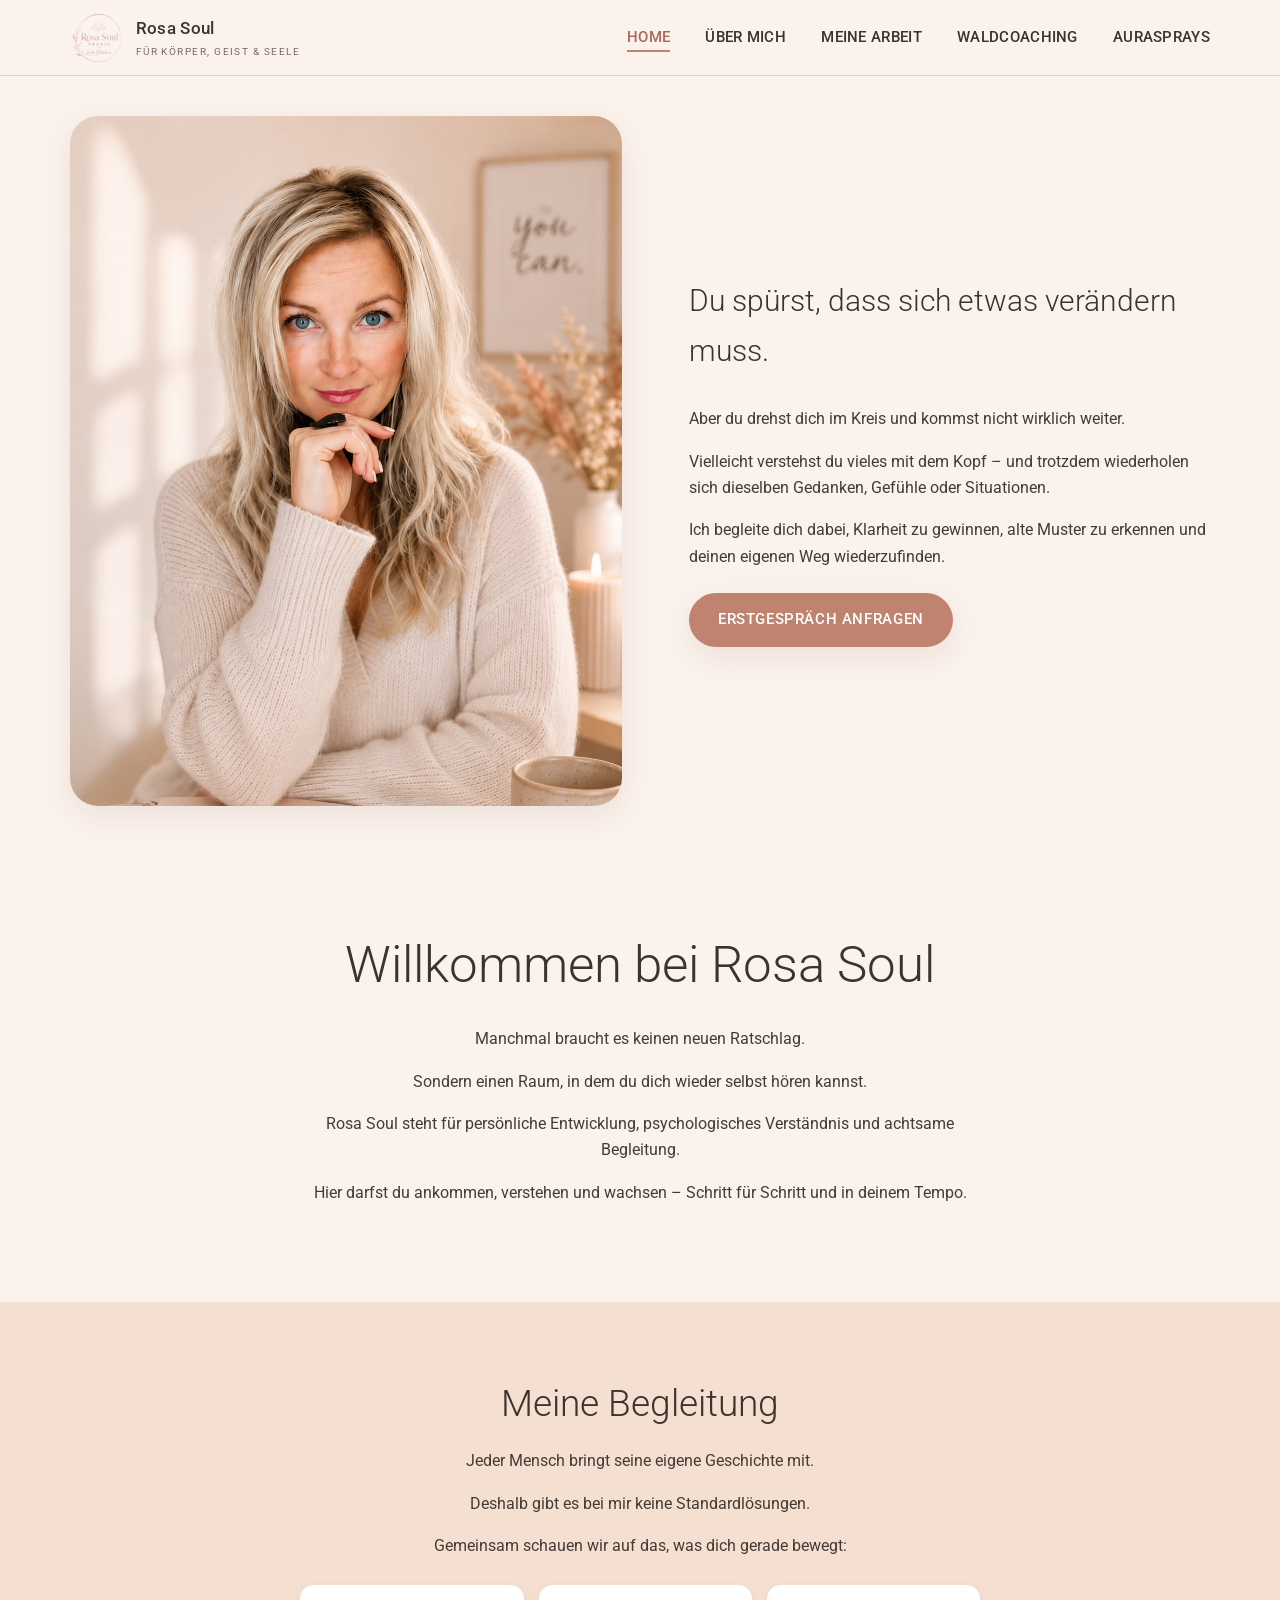
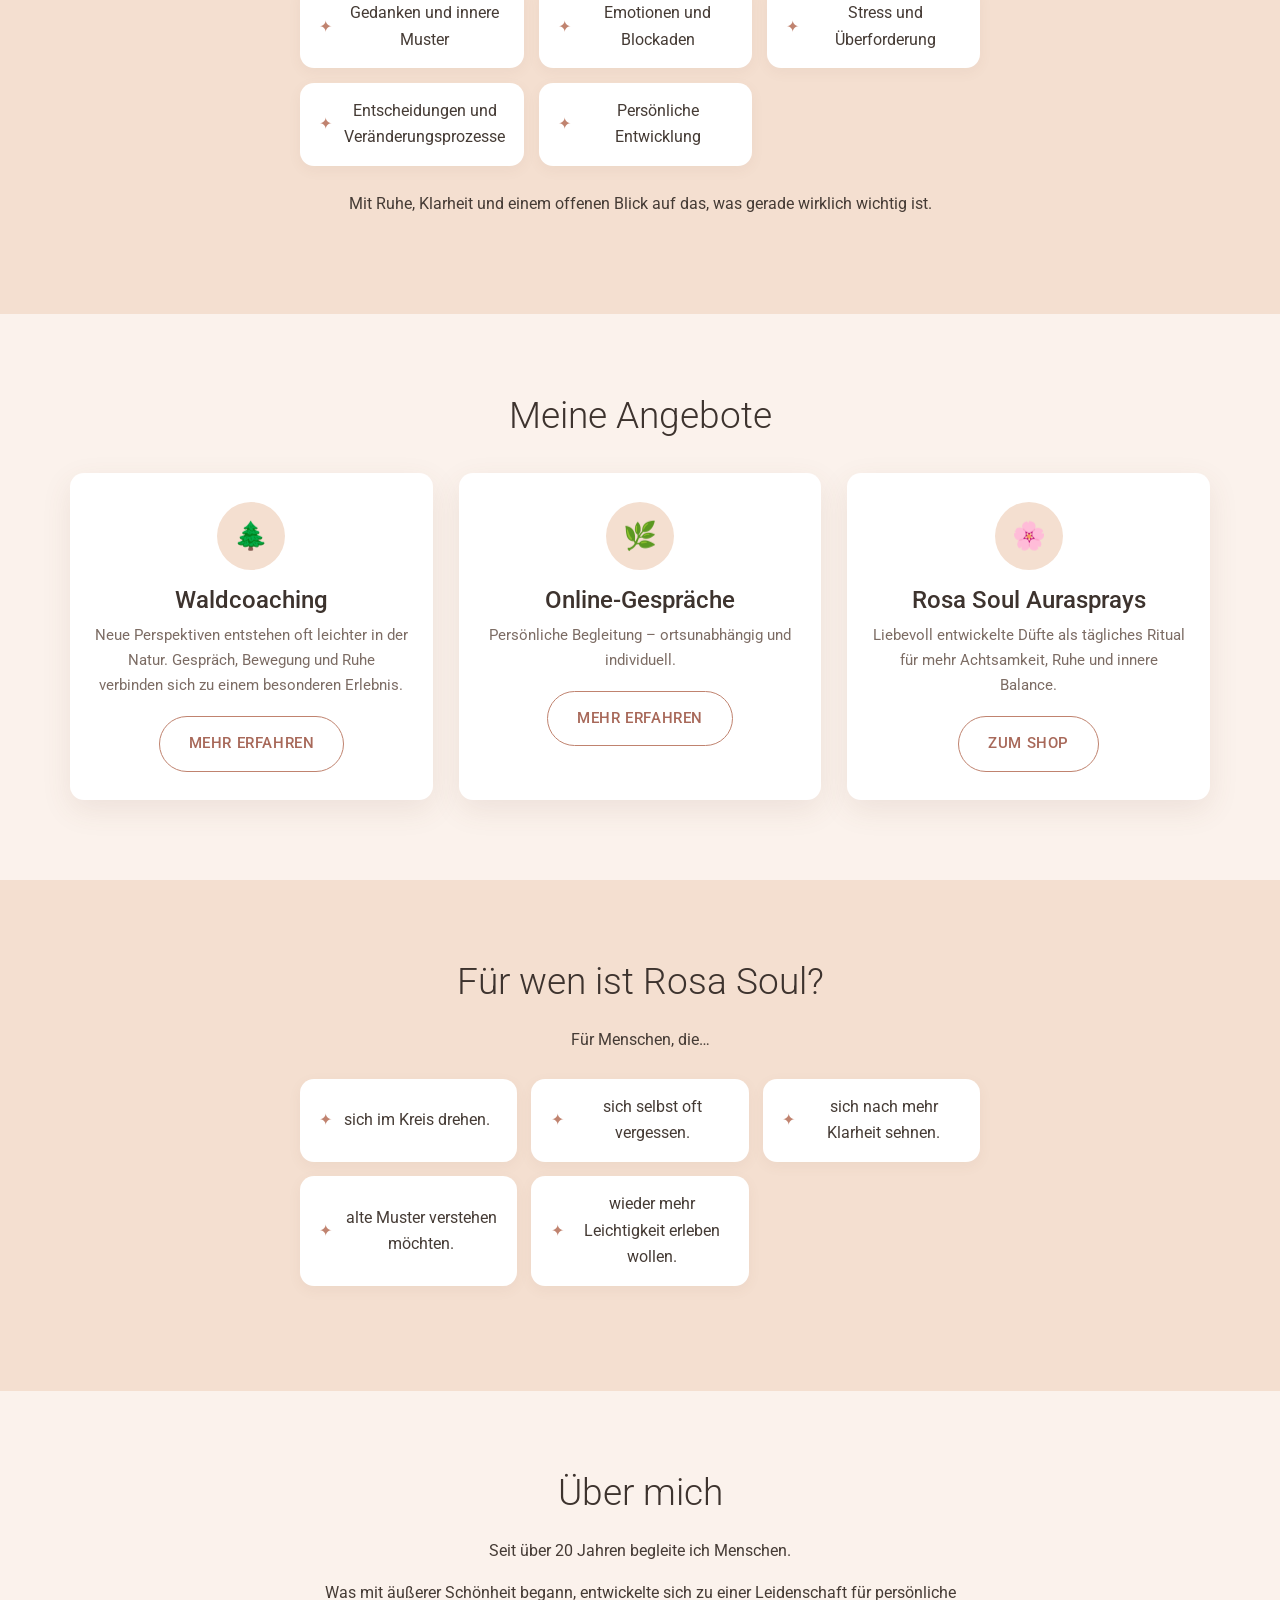
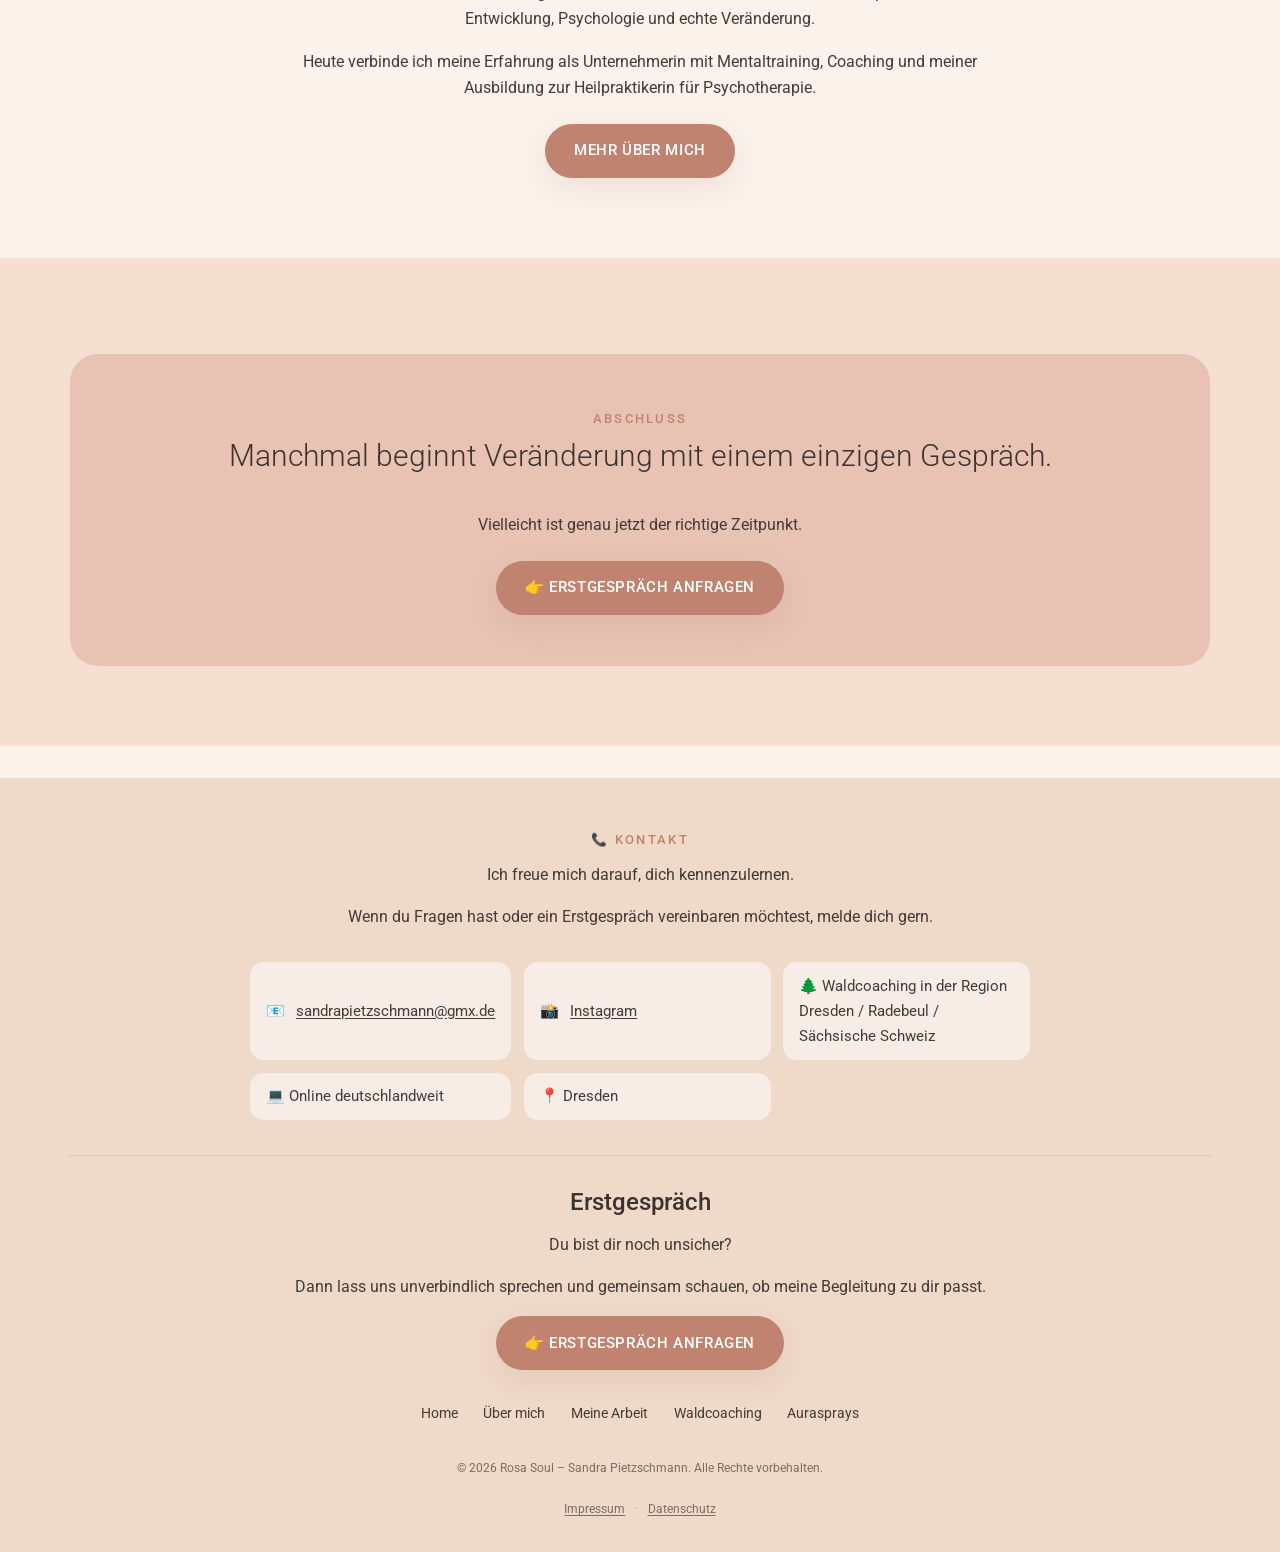
<file: index.html>
<!DOCTYPE html>
<html lang="de">
<head>
<meta charset="UTF-8">
<meta name="viewport" content="width=device-width, initial-scale=1.0">
<title>Rosa Soul – Für Körper, Geist &amp; Seele | Sandra Pietzschmann</title>
<meta name="description" content="Rosa Soul – persönliche Entwicklung, psychologisches Verständnis und achtsame Begleitung mit Sandra Pietzschmann. Online-Gespräche, Waldcoaching und Aurasprays.">
<link rel="stylesheet" href="css/style.css">
</head>
<body data-page="home">

<header class="site-header">
  <div class="header-bg"></div>
  <div class="container">
    <a href="index.html" class="brand">
      <img src="images/logo.jpeg" alt="Rosa Soul Praxis Logo">
      <span>
        <span class="brand-name">Rosa Soul</span>
        <span class="brand-tagline">Für Körper, Geist &amp; Seele</span>
      </span>
    </a>
    <button class="nav-toggle" aria-label="Menü öffnen" aria-expanded="false">
      <span></span><span></span><span></span>
    </button>
    <nav class="main-nav">
      <ul>
        <li><a href="index.html" data-page="home">Home</a></li>
        <li><a href="aboutme.html" data-page="aboutme">Über mich</a></li>
        <li><a href="mywork.html" data-page="mywork">Meine Arbeit</a></li>
        <li><a href="forestcoaching.html" data-page="forestcoaching">Waldcoaching</a></li>
        <li><a href="auraspray.html" data-page="auraspray">Aurasprays</a></li>
      </ul>
    </nav>
  </div>
</header>
<div class="nav-backdrop"></div>

<main>

  <!-- Hero -->
  <section class="hero">
    <div class="container">
      <div class="hero-media">
        <img src="images/sandra.jpeg" alt="Sandra Pietzschmann, Gründerin von Rosa Soul">
      </div>
      <div class="hero-content">
        <p class="hero-lead">Du spürst, dass sich etwas verändern muss.</p>
        <p>Aber du drehst dich im Kreis und kommst nicht wirklich weiter.</p>
        <p>Vielleicht verstehst du vieles mit dem Kopf – und trotzdem wiederholen sich dieselben Gedanken, Gefühle oder Situationen.</p>
        <p>Ich begleite dich dabei, Klarheit zu gewinnen, alte Muster zu erkennen und deinen eigenen Weg wiederzufinden.</p>
        <div class="btn-row">
          <a href="#kontakt" class="btn">Erstgespräch anfragen</a>
        </div>
      </div>
    </div>
  </section>

  <!-- Willkommen -->
  <section>
    <div class="container narrow text-center">
      <h1>Willkommen bei Rosa Soul</h1>
      <p>Manchmal braucht es keinen neuen Ratschlag.</p>
      <p>Sondern einen Raum, in dem du dich wieder selbst hören kannst.</p>
      <p>Rosa Soul steht für persönliche Entwicklung, psychologisches Verständnis und achtsame Begleitung.</p>
      <p>Hier darfst du ankommen, verstehen und wachsen – Schritt für Schritt und in deinem Tempo.</p>
    </div>
  </section>

  <!-- Meine Begleitung -->
  <section class="section-alt">
    <div class="container narrow text-center">
      <h2>Meine Begleitung</h2>
      <p>Jeder Mensch bringt seine eigene Geschichte mit.</p>
      <p>Deshalb gibt es bei mir keine Standardlösungen.</p>
      <p>Gemeinsam schauen wir auf das, was dich gerade bewegt:</p>
      <ul class="feature-list">
        <li>Gedanken und innere Muster</li>
        <li>Emotionen und Blockaden</li>
        <li>Stress und Überforderung</li>
        <li>Entscheidungen und Veränderungsprozesse</li>
        <li>Persönliche Entwicklung</li>
      </ul>
      <p>Mit Ruhe, Klarheit und einem offenen Blick auf das, was gerade wirklich wichtig ist.</p>
    </div>
  </section>

  <!-- Meine Angebote -->
  <section>
    <div class="container text-center">
      <h2>Meine Angebote</h2>
      <div class="card-grid">
        <div class="card">
          <div class="icon-circle">🌲</div>
          <h3>Waldcoaching</h3>
          <p>Neue Perspektiven entstehen oft leichter in der Natur. Gespräch, Bewegung und Ruhe verbinden sich zu einem besonderen Erlebnis.</p>
          <a href="forestcoaching.html" class="btn btn-outline">Mehr erfahren</a>
        </div>
        <div class="card">
          <div class="icon-circle">🌿</div>
          <h3>Online-Gespräche</h3>
          <p>Persönliche Begleitung – ortsunabhängig und individuell.</p>
          <a href="mywork.html" class="btn btn-outline">Mehr erfahren</a>
        </div>
        <div class="card">
          <div class="icon-circle">🌸</div>
          <h3>Rosa Soul Aurasprays</h3>
          <p>Liebevoll entwickelte Düfte als tägliches Ritual für mehr Achtsamkeit, Ruhe und innere Balance.</p>
          <a href="auraspray.html" class="btn btn-outline">Zum Shop</a>
        </div>
      </div>
    </div>
  </section>

  <!-- Für wen -->
  <section class="section-alt">
    <div class="container narrow text-center">
      <h2>Für wen ist Rosa Soul?</h2>
      <p>Für Menschen, die…</p>
      <ul class="feature-list">
        <li>sich im Kreis drehen.</li>
        <li>sich selbst oft vergessen.</li>
        <li>sich nach mehr Klarheit sehnen.</li>
        <li>alte Muster verstehen möchten.</li>
        <li>wieder mehr Leichtigkeit erleben wollen.</li>
      </ul>
    </div>
  </section>

  <!-- Über mich Teaser -->
  <section>
    <div class="container narrow text-center">
      <h2>Über mich</h2>
      <p>Seit über 20 Jahren begleite ich Menschen.</p>
      <p>Was mit äußerer Schönheit begann, entwickelte sich zu einer Leidenschaft für persönliche Entwicklung, Psychologie und echte Veränderung.</p>
      <p>Heute verbinde ich meine Erfahrung als Unternehmerin mit Mentaltraining, Coaching und meiner Ausbildung zur Heilpraktikerin für Psychotherapie.</p>
      <div class="btn-row" style="justify-content:center;">
        <a href="aboutme.html" class="btn">Mehr über mich</a>
      </div>
    </div>
  </section>

  <!-- Abschluss -->
  <section class="section-alt">
    <div class="container">
      <div class="cta-banner">
        <span class="eyebrow-heading">Abschluss</span>
        <p class="cta-lead">Manchmal beginnt Veränderung mit einem einzigen Gespräch.</p>
        <p>Vielleicht ist genau jetzt der richtige Zeitpunkt.</p>
        <div class="btn-row">
          <a href="#kontakt" class="btn">👉 Erstgespräch anfragen</a>
        </div>
      </div>
    </div>
  </section>

</main>

<footer class="site-footer" id="kontakt">
  <div class="container">
    <div class="footer-top">
      <span class="eyebrow">📞 Kontakt</span>
      <p>Ich freue mich darauf, dich kennenzulernen.</p>
      <p>Wenn du Fragen hast oder ein Erstgespräch vereinbaren möchtest, melde dich gern.</p>
    </div>
    <ul class="contact-list">
      <li>📧 <a href="mailto:sandrapietzschmann@gmx.de">sandrapietzschmann@gmx.de</a></li>
      <li>📸 <a href="https://www.instagram.com/rosa.soul.praxis" target="_blank" rel="noopener">Instagram</a></li>
      <li>🌲 Waldcoaching in der Region Dresden / Radebeul / Sächsische Schweiz</li>
      <li>💻 Online deutschlandweit</li>
      <li>📍 Dresden</li>
    </ul>
    <div class="footer-cta">
      <h3>Erstgespräch</h3>
      <p>Du bist dir noch unsicher?</p>
      <p>Dann lass uns unverbindlich sprechen und gemeinsam schauen, ob meine Begleitung zu dir passt.</p>
      <a href="#" class="btn"><!-- TODO: mailto: oder Kontaktformular verlinken -->👉 Erstgespräch anfragen</a>
    </div>
    <nav class="footer-nav" aria-label="Footer Navigation">
      <a href="index.html" data-page="home">Home</a>
      <a href="aboutme.html" data-page="aboutme">Über mich</a>
      <a href="mywork.html" data-page="mywork">Meine Arbeit</a>
      <a href="forestcoaching.html" data-page="forestcoaching">Waldcoaching</a>
      <a href="auraspray.html" data-page="auraspray">Aurasprays</a>
    </nav>
    <div class="footer-bottom">
      <p>&copy; 2026 Rosa Soul – Sandra Pietzschmann. Alle Rechte vorbehalten.</p>
      <nav class="legal-nav" aria-label="Rechtliches">
        <a href="Impressum.html" data-page="impressum">Impressum</a>
        <span class="sep" aria-hidden="true">·</span>
        <a href="Datenschutz.html" data-page="datenschutz">Datenschutz</a>
      </nav>
    </div>
  </div>
</footer>

<script src="js/main.js"></script>
</body>
</html>
</file>
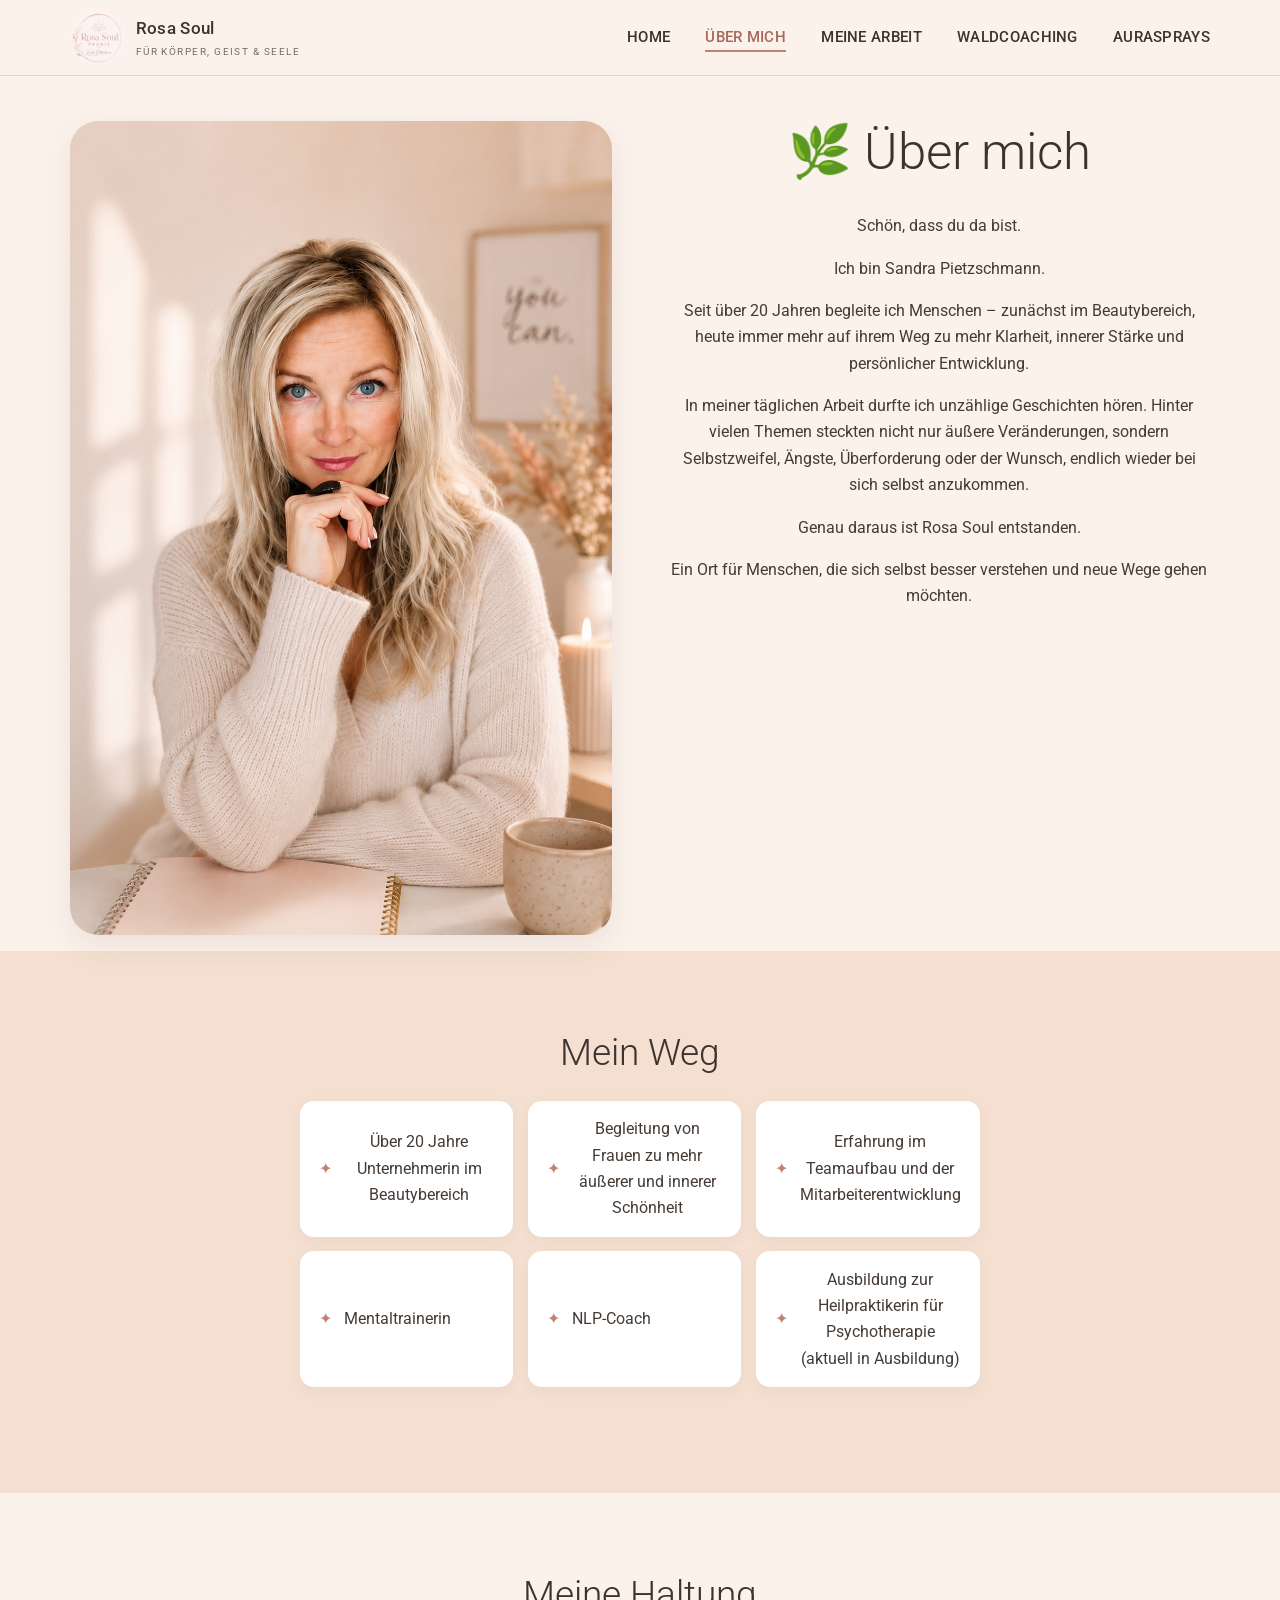
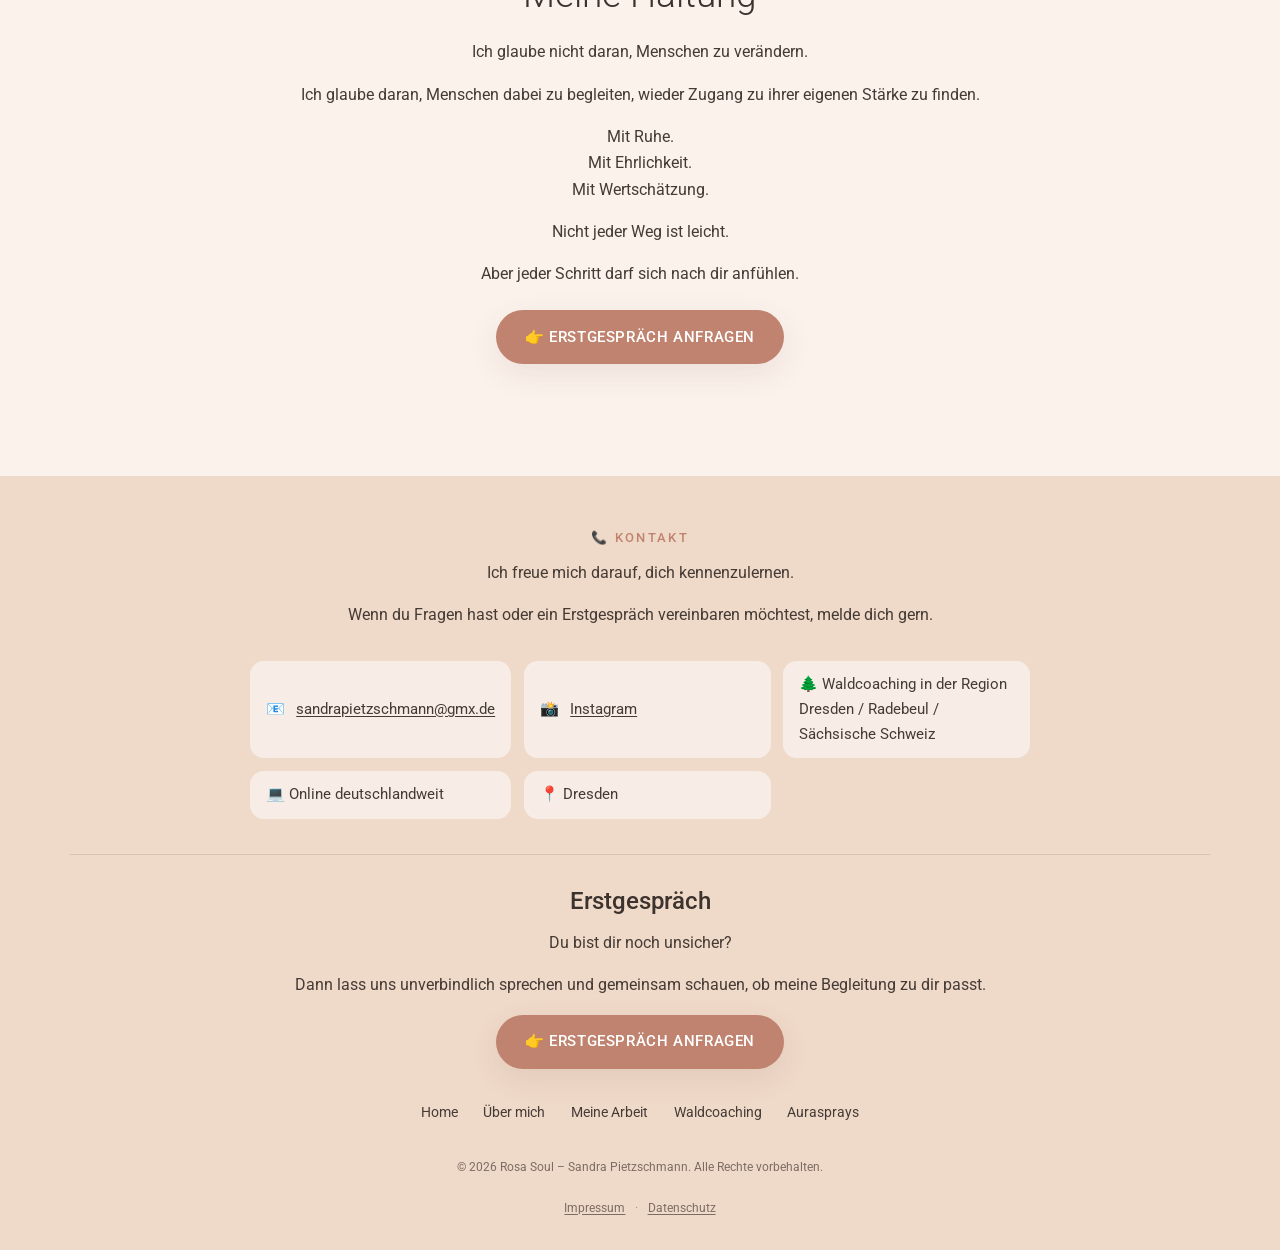
<file: aboutme.html>
<!DOCTYPE html>
<html lang="de">
<head>
<meta charset="UTF-8">
<meta name="viewport" content="width=device-width, initial-scale=1.0">
<title>Über mich – Sandra Pietzschmann | Rosa Soul</title>
<meta name="description" content="Lerne Sandra Pietzschmann kennen – über 20 Jahre Erfahrung als Unternehmerin, Mentaltrainerin, NLP-Coach und angehende Heilpraktikerin für Psychotherapie.">
<link rel="stylesheet" href="css/style.css">
</head>
<body data-page="aboutme">

<header class="site-header">
  <div class="header-bg"></div>
  <div class="container">
    <a href="index.html" class="brand">
      <img src="images/logo.jpeg" alt="Rosa Soul Praxis Logo">
      <span>
        <span class="brand-name">Rosa Soul</span>
        <span class="brand-tagline">Für Körper, Geist &amp; Seele</span>
      </span>
    </a>
    <button class="nav-toggle" aria-label="Menü öffnen" aria-expanded="false">
      <span></span><span></span><span></span>
    </button>
    <nav class="main-nav">
      <ul>
        <li><a href="index.html" data-page="home">Home</a></li>
        <li><a href="aboutme.html" data-page="aboutme">Über mich</a></li>
        <li><a href="mywork.html" data-page="mywork">Meine Arbeit</a></li>
        <li><a href="forestcoaching.html" data-page="forestcoaching">Waldcoaching</a></li>
        <li><a href="auraspray.html" data-page="auraspray">Aurasprays</a></li>
      </ul>
    </nav>
  </div>
</header>
<div class="nav-backdrop"></div>

<main>

  <section class="page-hero">
    <div class="container">
      <div class="two-col">
        <div class="col-image">
          <img src="images/sandra.jpeg" alt="Sandra Pietzschmann">
        </div>
        <div class="col-text">
          <h1>🌿 Über mich</h1>
          <p>Schön, dass du da bist.</p>
          <p>Ich bin Sandra Pietzschmann.</p>
          <p>Seit über 20 Jahren begleite ich Menschen – zunächst im Beautybereich, heute immer mehr auf ihrem Weg zu mehr Klarheit, innerer Stärke und persönlicher Entwicklung.</p>
          <p>In meiner täglichen Arbeit durfte ich unzählige Geschichten hören. Hinter vielen Themen steckten nicht nur äußere Veränderungen, sondern Selbstzweifel, Ängste, Überforderung oder der Wunsch, endlich wieder bei sich selbst anzukommen.</p>
          <p>Genau daraus ist Rosa Soul entstanden.</p>
          <p>Ein Ort für Menschen, die sich selbst besser verstehen und neue Wege gehen möchten.</p>
        </div>
      </div>
    </div>
  </section>

  <section class="section-alt">
    <div class="container narrow text-center">
      <h2>Mein Weg</h2>
      <ul class="feature-list">
        <li>Über 20 Jahre Unternehmerin im Beautybereich</li>
        <li>Begleitung von Frauen zu mehr äußerer und innerer Schönheit</li>
        <li>Erfahrung im Teamaufbau und der Mitarbeiterentwicklung</li>
        <li>Mentaltrainerin</li>
        <li>NLP-Coach</li>
        <li>Ausbildung zur Heilpraktikerin für Psychotherapie (aktuell in Ausbildung)</li>
      </ul>
    </div>
  </section>

  <section>
    <div class="container narrow text-center">
      <h2>Meine Haltung</h2>
      <p>Ich glaube nicht daran, Menschen zu verändern.</p>
      <p>Ich glaube daran, Menschen dabei zu begleiten, wieder Zugang zu ihrer eigenen Stärke zu finden.</p>
      <p>Mit Ruhe.<br>Mit Ehrlichkeit.<br>Mit Wertschätzung.</p>
      <p>Nicht jeder Weg ist leicht.</p>
      <p>Aber jeder Schritt darf sich nach dir anfühlen.</p>
      <div class="btn-row" style="justify-content:center;">
        <a href="#kontakt" class="btn">👉 Erstgespräch anfragen</a>
      </div>
    </div>
  </section>

</main>

<footer class="site-footer" id="kontakt">
  <div class="container">
    <div class="footer-top">
      <span class="eyebrow">📞 Kontakt</span>
      <p>Ich freue mich darauf, dich kennenzulernen.</p>
      <p>Wenn du Fragen hast oder ein Erstgespräch vereinbaren möchtest, melde dich gern.</p>
    </div>
    <ul class="contact-list">
      <li>📧 <a href="mailto:sandrapietzschmann@gmx.de">sandrapietzschmann@gmx.de</a></li>
      <li>📸 <a href="https://www.instagram.com/rosa.soul.praxis" target="_blank" rel="noopener">Instagram</a></li>
      <li>🌲 Waldcoaching in der Region Dresden / Radebeul / Sächsische Schweiz</li>
      <li>💻 Online deutschlandweit</li>
      <li>📍 Dresden</li>
    </ul>
    <div class="footer-cta">
      <h3>Erstgespräch</h3>
      <p>Du bist dir noch unsicher?</p>
      <p>Dann lass uns unverbindlich sprechen und gemeinsam schauen, ob meine Begleitung zu dir passt.</p>
      <a href="#" class="btn"><!-- TODO: mailto: oder Kontaktformular verlinken -->👉 Erstgespräch anfragen</a>
    </div>
    <nav class="footer-nav" aria-label="Footer Navigation">
      <a href="index.html" data-page="home">Home</a>
      <a href="aboutme.html" data-page="aboutme">Über mich</a>
      <a href="mywork.html" data-page="mywork">Meine Arbeit</a>
      <a href="forestcoaching.html" data-page="forestcoaching">Waldcoaching</a>
      <a href="auraspray.html" data-page="auraspray">Aurasprays</a>
    </nav>
    <div class="footer-bottom">
      <p>&copy; 2026 Rosa Soul – Sandra Pietzschmann. Alle Rechte vorbehalten.</p>
      <nav class="legal-nav" aria-label="Rechtliches">
        <a href="Impressum.html" data-page="impressum">Impressum</a>
        <span class="sep" aria-hidden="true">·</span>
        <a href="Datenschutz.html" data-page="datenschutz">Datenschutz</a>
      </nav>
    </div>
  </div>
</footer>

<script src="js/main.js"></script>
</body>
</html>
</file>
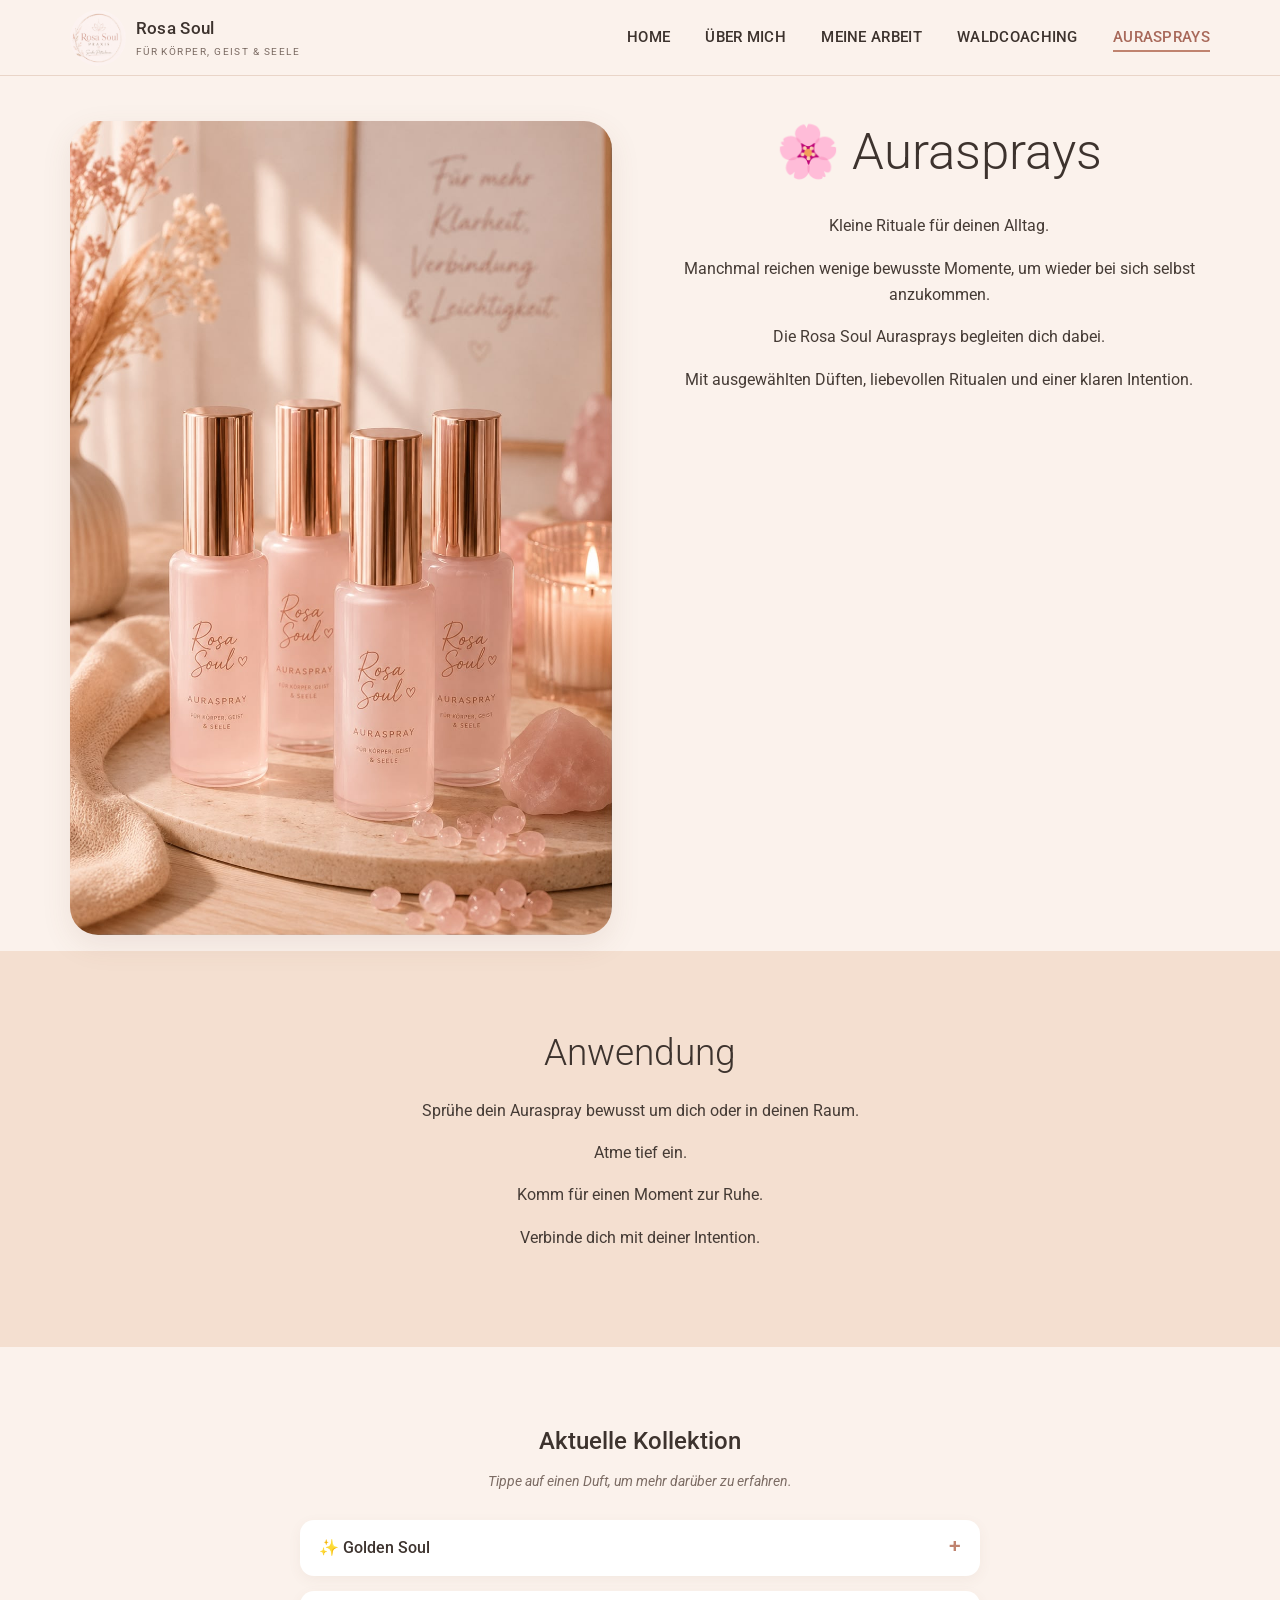
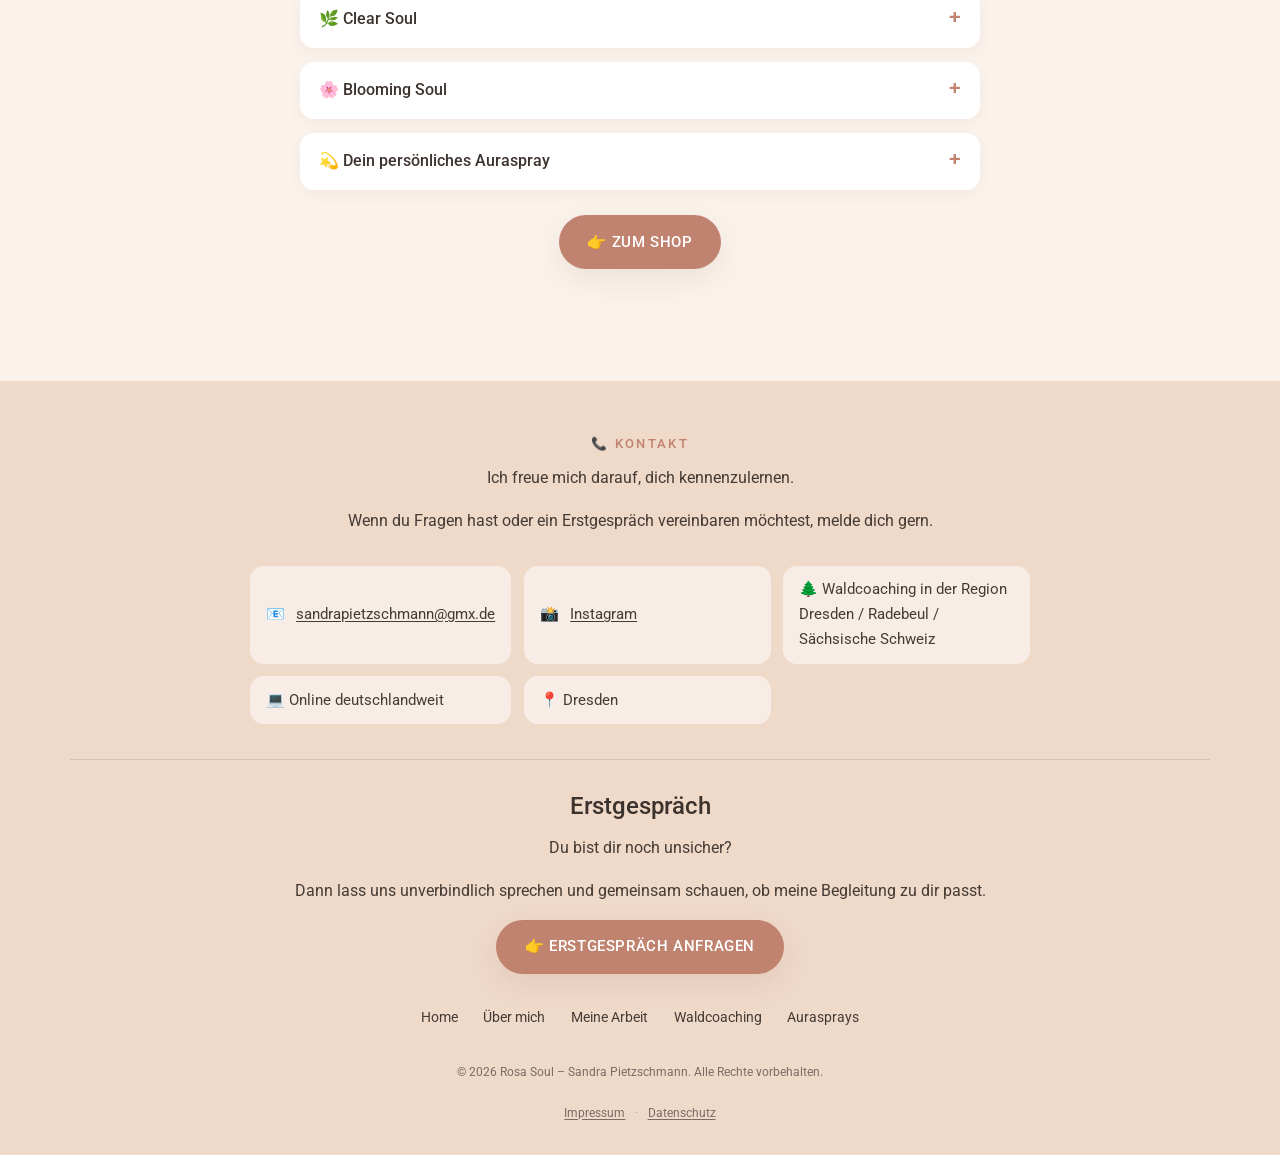
<file: auraspray.html>
<!DOCTYPE html>
<html lang="de">
<head>
<meta charset="UTF-8">
<meta name="viewport" content="width=device-width, initial-scale=1.0">
<title>Aurasprays – Kleine Rituale für deinen Alltag | Rosa Soul</title>
<meta name="description" content="Rosa Soul Aurasprays: liebevoll entwickelte Düfte für dein tägliches Ritual – für mehr Achtsamkeit, Ruhe und innere Balance.">
<link rel="stylesheet" href="css/style.css">
</head>
<body data-page="auraspray">

<header class="site-header">
  <div class="header-bg"></div>
  <div class="container">
    <a href="index.html" class="brand">
      <img src="images/logo.jpeg" alt="Rosa Soul Praxis Logo">
      <span>
        <span class="brand-name">Rosa Soul</span>
        <span class="brand-tagline">Für Körper, Geist &amp; Seele</span>
      </span>
    </a>
    <button class="nav-toggle" aria-label="Menü öffnen" aria-expanded="false">
      <span></span><span></span><span></span>
    </button>
    <nav class="main-nav">
      <ul>
        <li><a href="index.html" data-page="home">Home</a></li>
        <li><a href="aboutme.html" data-page="aboutme">Über mich</a></li>
        <li><a href="mywork.html" data-page="mywork">Meine Arbeit</a></li>
        <li><a href="forestcoaching.html" data-page="forestcoaching">Waldcoaching</a></li>
        <li><a href="auraspray.html" data-page="auraspray">Aurasprays</a></li>
      </ul>
    </nav>
  </div>
</header>
<div class="nav-backdrop"></div>

<main>

  <section class="page-hero">
    <div class="container">
      <div class="two-col">
        <div class="col-image">
          <img src="images/auraspray.jpeg" alt="Rosa Soul Aurasprays">
        </div>
        <div class="col-text">
          <h1>🌸 Aurasprays</h1>
          <p>Kleine Rituale für deinen Alltag.</p>
          <p>Manchmal reichen wenige bewusste Momente, um wieder bei sich selbst anzukommen.</p>
          <p>Die Rosa Soul Aurasprays begleiten dich dabei.</p>
          <p>Mit ausgewählten Düften, liebevollen Ritualen und einer klaren Intention.</p>
        </div>
      </div>
    </div>
  </section>

  <section class="section-alt">
    <div class="container narrow text-center">
      <h2>Anwendung</h2>
      <p>Sprühe dein Auraspray bewusst um dich oder in deinen Raum.</p>
      <p>Atme tief ein.</p>
      <p>Komm für einen Moment zur Ruhe.</p>
      <p>Verbinde dich mit deiner Intention.</p>
    </div>
  </section>

  <section>
    <div class="container narrow text-center">
      <h3>Aktuelle Kollektion</h3>
      <p class="note">Tippe auf einen Duft, um mehr darüber zu erfahren.</p>
      <div class="collection-list">
        <details class="collection-item">
          <summary>
            <span class="collection-item-title">✨ Golden Soul</span>
            <span class="collection-item-toggle" aria-hidden="true"></span>
          </summary>
          <div class="collection-item-body">
            <p class="collection-item-subtitle">Fülle · Vertrauen · Wärme</p>
            <p>Golden Soul begleitet dich dabei, deinen Blick wieder auf Fülle, Möglichkeiten und Vertrauen zu richten. Ein warmer Duft für kleine Rituale, bewusste Momente und deine persönliche Ausrichtung.</p>
            <p>Für dich selbst oder als besonderes Geschenk.</p>
          </div>
        </details>
        <details class="collection-item">
          <summary>
            <span class="collection-item-title">🌿 Clear Soul</span>
            <span class="collection-item-toggle" aria-hidden="true"></span>
          </summary>
          <div class="collection-item-body">
            <p class="collection-item-subtitle">Klarheit · Fokus · neue Energie</p>
            <p>Clear Soul ist dein Begleiter für Momente, in denen der Kopf voll ist und du dich nach Klarheit und einem inneren Neustart sehnst. Der frische Duft lädt dazu ein, kurz innezuhalten, durchzuatmen und dich neu auszurichten.</p>
            <p>Für dich selbst oder als kleine Auszeit zum Verschenken.</p>
          </div>
        </details>
        <details class="collection-item">
          <summary>
            <span class="collection-item-title">🌸 Blooming Soul</span>
            <span class="collection-item-toggle" aria-hidden="true"></span>
          </summary>
          <div class="collection-item-body">
            <p class="collection-item-subtitle">Selbstliebe · Leichtigkeit · Herz</p>
            <p>Blooming Soul steht für Selbstliebe, Herzenswärme und die Erinnerung daran, dich selbst nicht aus den Augen zu verlieren. Ein sanfter, femininer Duft für dein persönliches Selfcare-Ritual.</p>
            <p>Für dich selbst oder für einen Herzensmenschen.</p>
          </div>
        </details>
        <details class="collection-item">
          <summary>
            <span class="collection-item-title">💫 Dein persönliches Auraspray</span>
            <span class="collection-item-toggle" aria-hidden="true"></span>
          </summary>
          <div class="collection-item-body">
            <p class="collection-item-subtitle">So individuell wie deine Geschichte.</p>
            <p>Dein persönliches Auraspray wird speziell für dich oder einen Menschen, den du beschenken möchtest, zusammengestellt. Auf Basis von Name, Geburtsdatum und deinem persönlichen Herzensthema entsteht eine individuelle Duftkomposition.</p>
            <p>Dazu erhältst du deinen persönlichen Seelenbrief – mit Impulsen aus der Numerologie und einer Botschaft für deinen aktuellen Weg.</p>
            <p>Ein persönliches Ritual für dich – oder ein außergewöhnliches Geschenk mit Bedeutung.</p>
          </div>
        </details>
      </div>
      <div class="btn-row" style="justify-content:center;">
        <a href="#kontakt" class="btn">👉 Zum Shop</a>
      </div>
    </div>
  </section>

</main>

<footer class="site-footer" id="kontakt">
  <div class="container">
    <div class="footer-top">
      <span class="eyebrow">📞 Kontakt</span>
      <p>Ich freue mich darauf, dich kennenzulernen.</p>
      <p>Wenn du Fragen hast oder ein Erstgespräch vereinbaren möchtest, melde dich gern.</p>
    </div>
    <ul class="contact-list">
      <li>📧 <a href="mailto:sandrapietzschmann@gmx.de">sandrapietzschmann@gmx.de</a></li>
      <li>📸 <a href="https://www.instagram.com/rosa.soul.praxis" target="_blank" rel="noopener">Instagram</a></li>
      <li>🌲 Waldcoaching in der Region Dresden / Radebeul / Sächsische Schweiz</li>
      <li>💻 Online deutschlandweit</li>
      <li>📍 Dresden</li>
    </ul>
    <div class="footer-cta">
      <h3>Erstgespräch</h3>
      <p>Du bist dir noch unsicher?</p>
      <p>Dann lass uns unverbindlich sprechen und gemeinsam schauen, ob meine Begleitung zu dir passt.</p>
      <a href="#" class="btn"><!-- TODO: mailto: oder Kontaktformular verlinken -->👉 Erstgespräch anfragen</a>
    </div>
    <nav class="footer-nav" aria-label="Footer Navigation">
      <a href="index.html" data-page="home">Home</a>
      <a href="aboutme.html" data-page="aboutme">Über mich</a>
      <a href="mywork.html" data-page="mywork">Meine Arbeit</a>
      <a href="forestcoaching.html" data-page="forestcoaching">Waldcoaching</a>
      <a href="auraspray.html" data-page="auraspray">Aurasprays</a>
    </nav>
    <div class="footer-bottom">
      <p>&copy; 2026 Rosa Soul – Sandra Pietzschmann. Alle Rechte vorbehalten.</p>
      <nav class="legal-nav" aria-label="Rechtliches">
        <a href="Impressum.html" data-page="impressum">Impressum</a>
        <span class="sep" aria-hidden="true">·</span>
        <a href="Datenschutz.html" data-page="datenschutz">Datenschutz</a>
      </nav>
    </div>
  </div>
</footer>

<script src="js/main.js"></script>
</body>
</html>
</file>
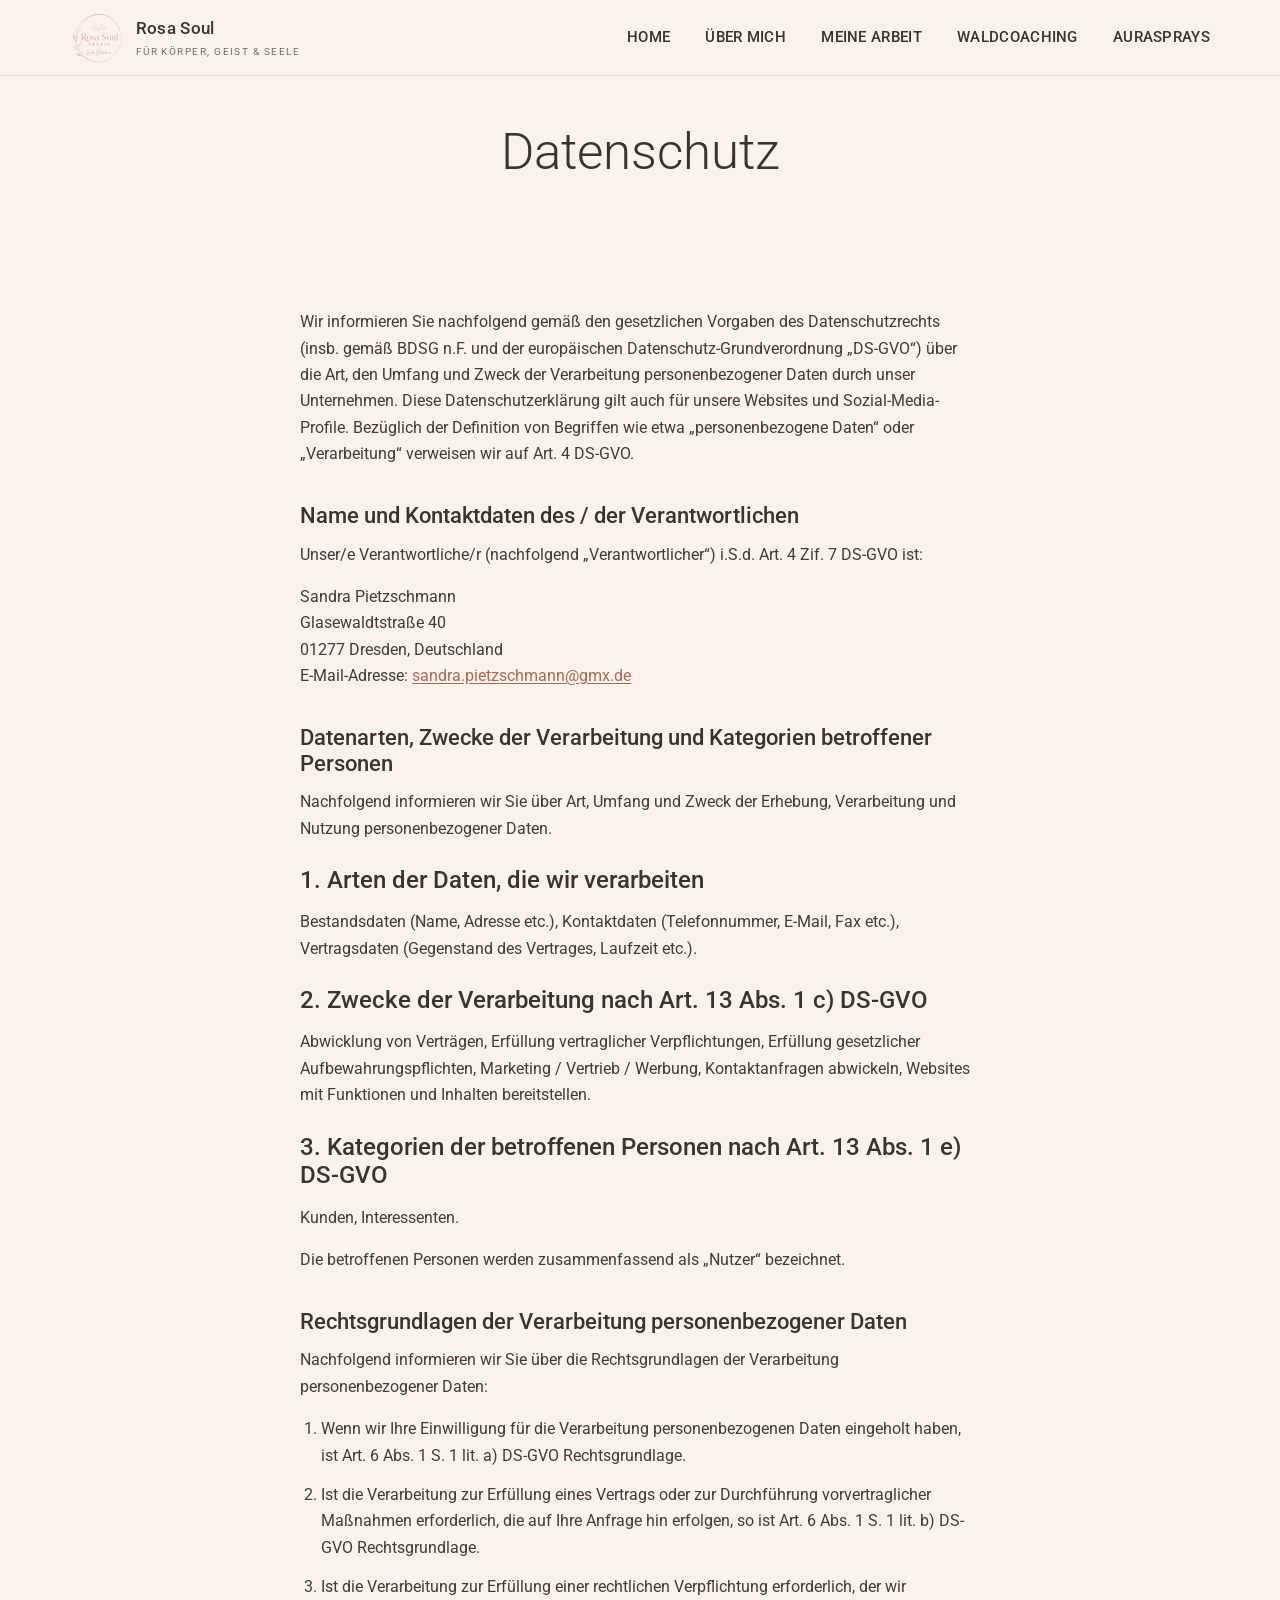
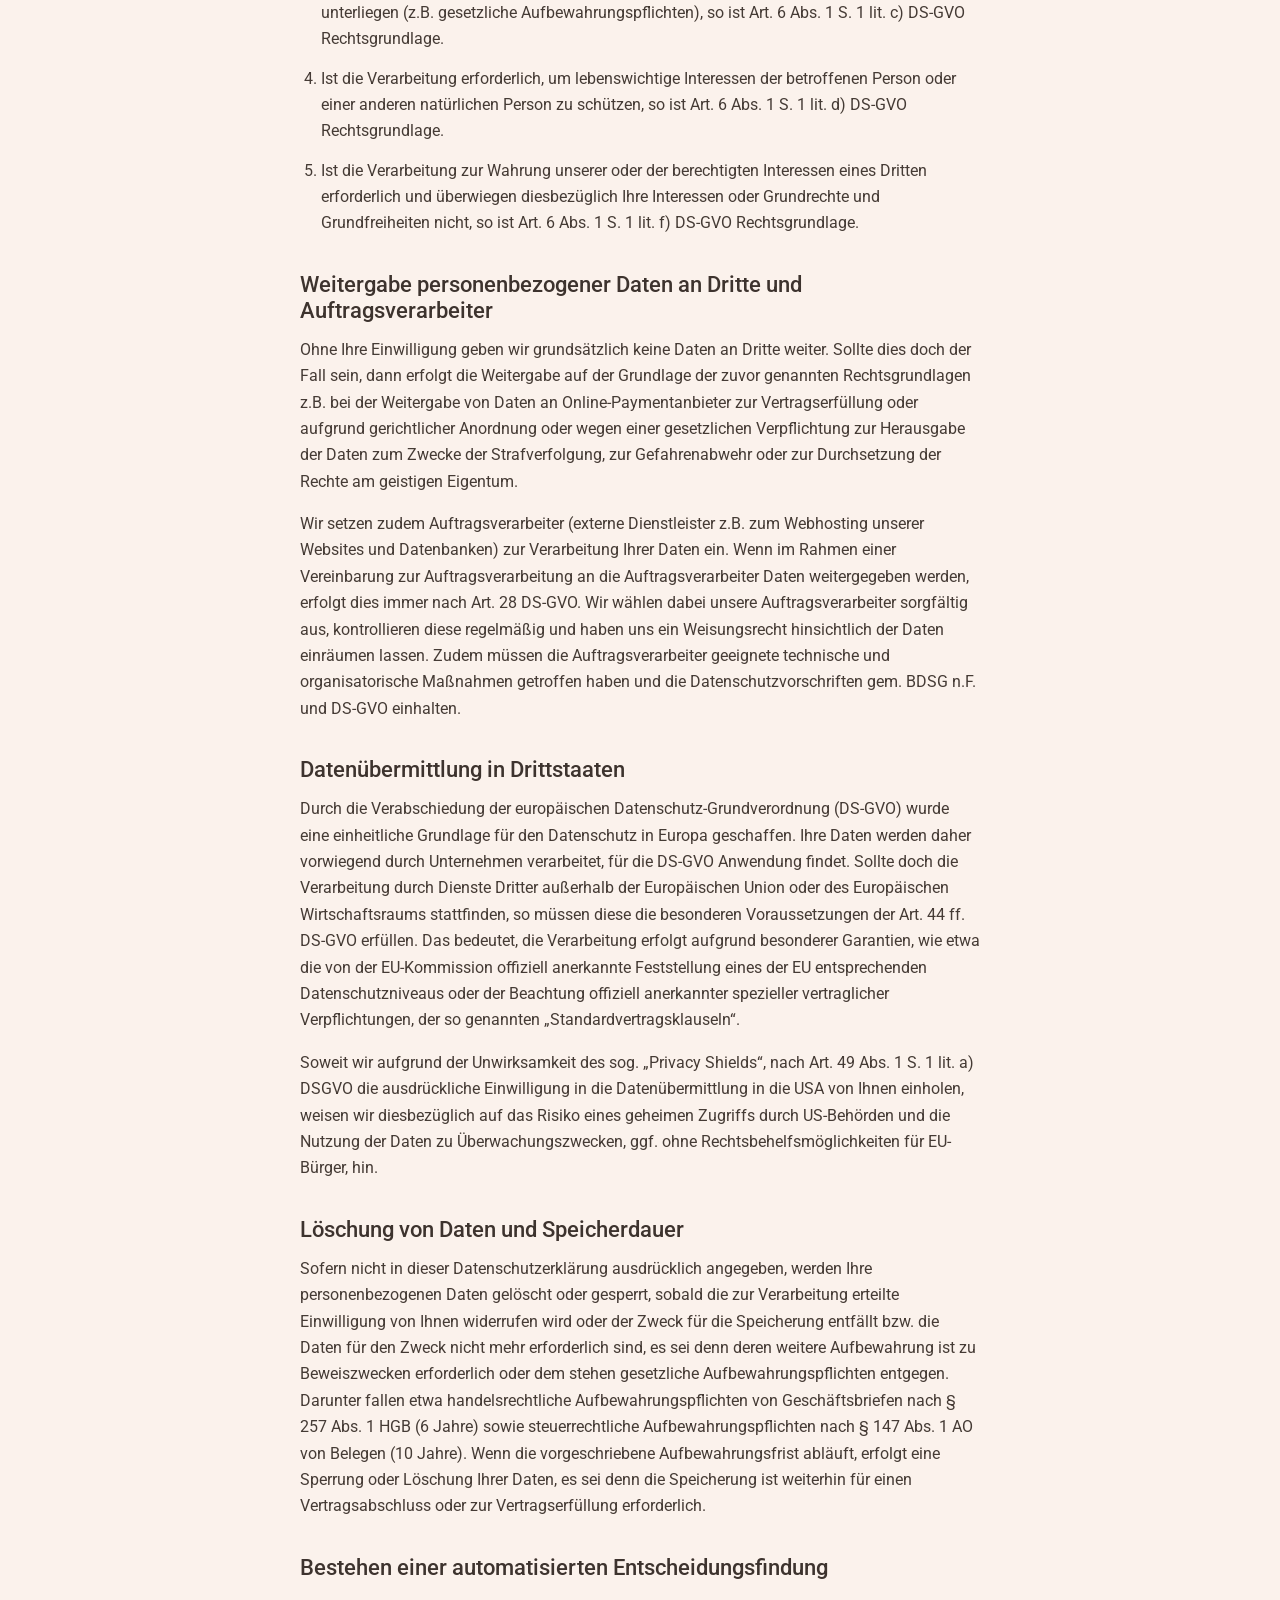
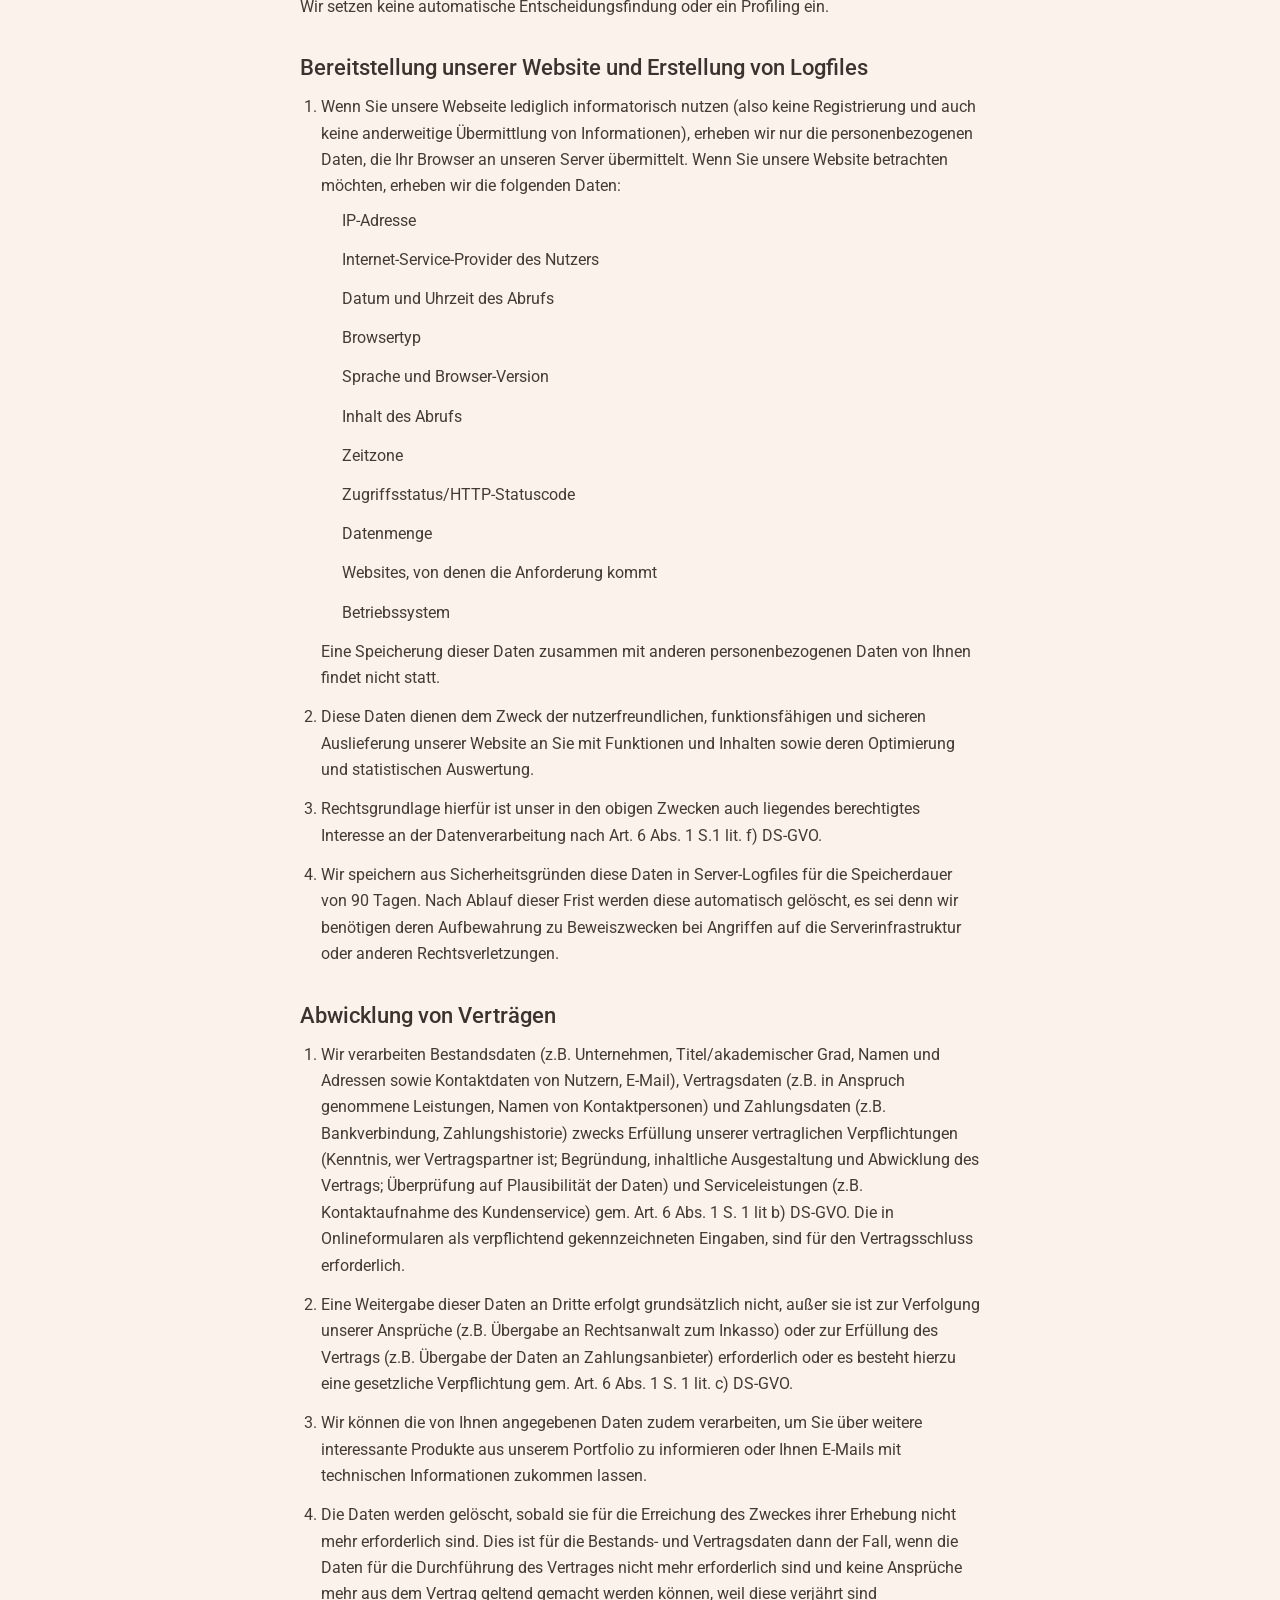
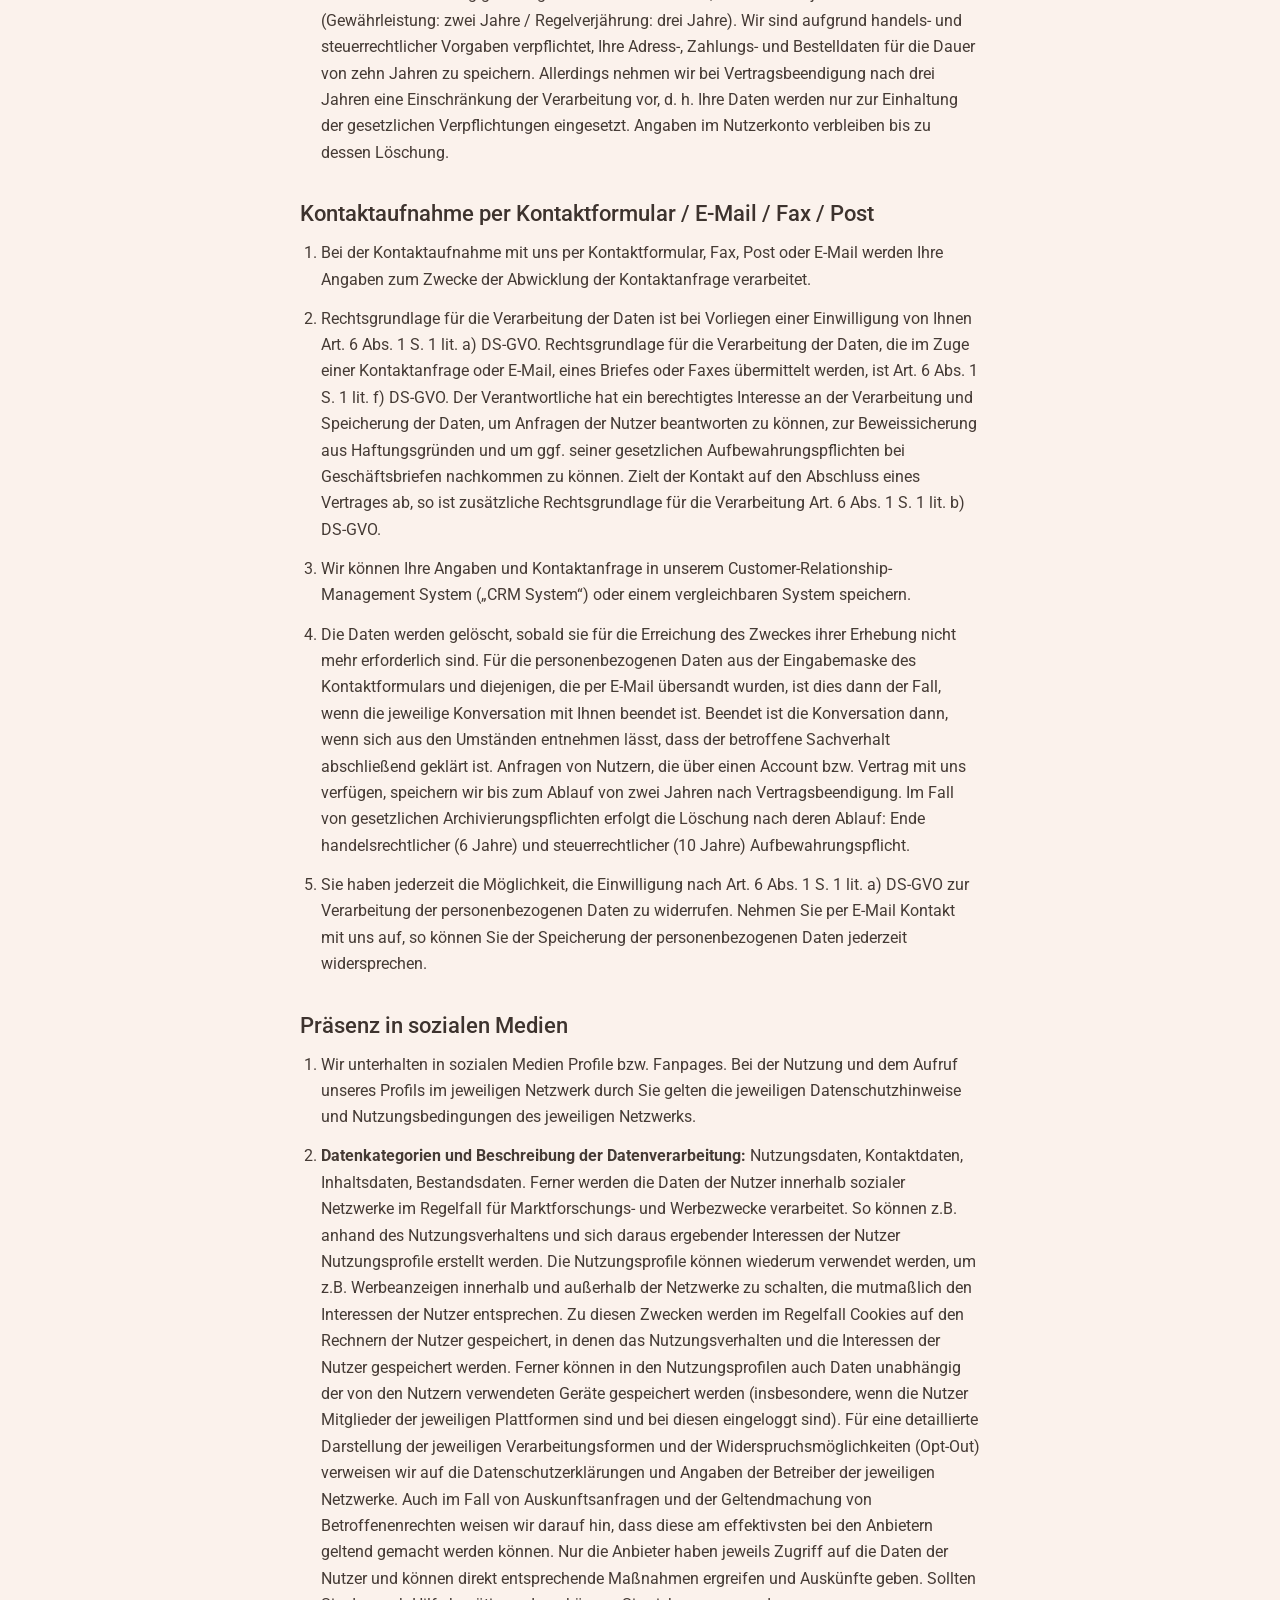
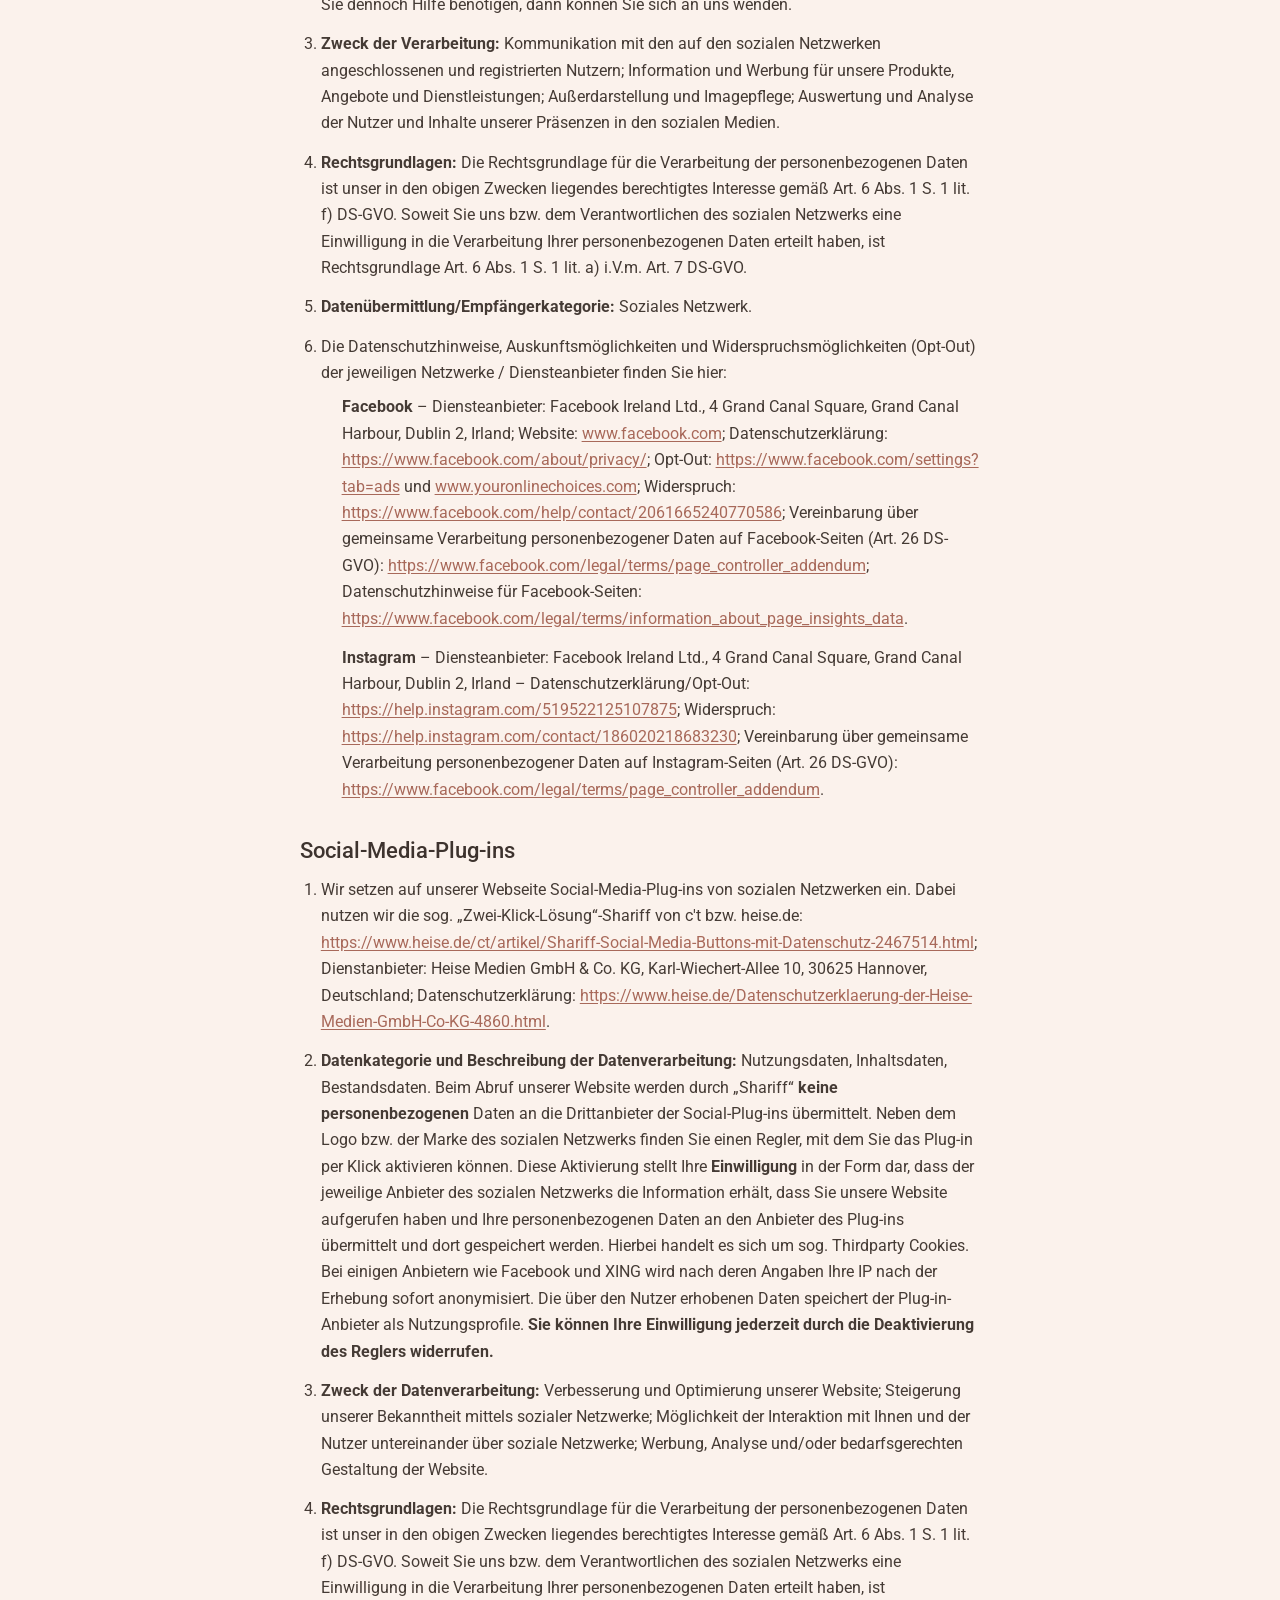
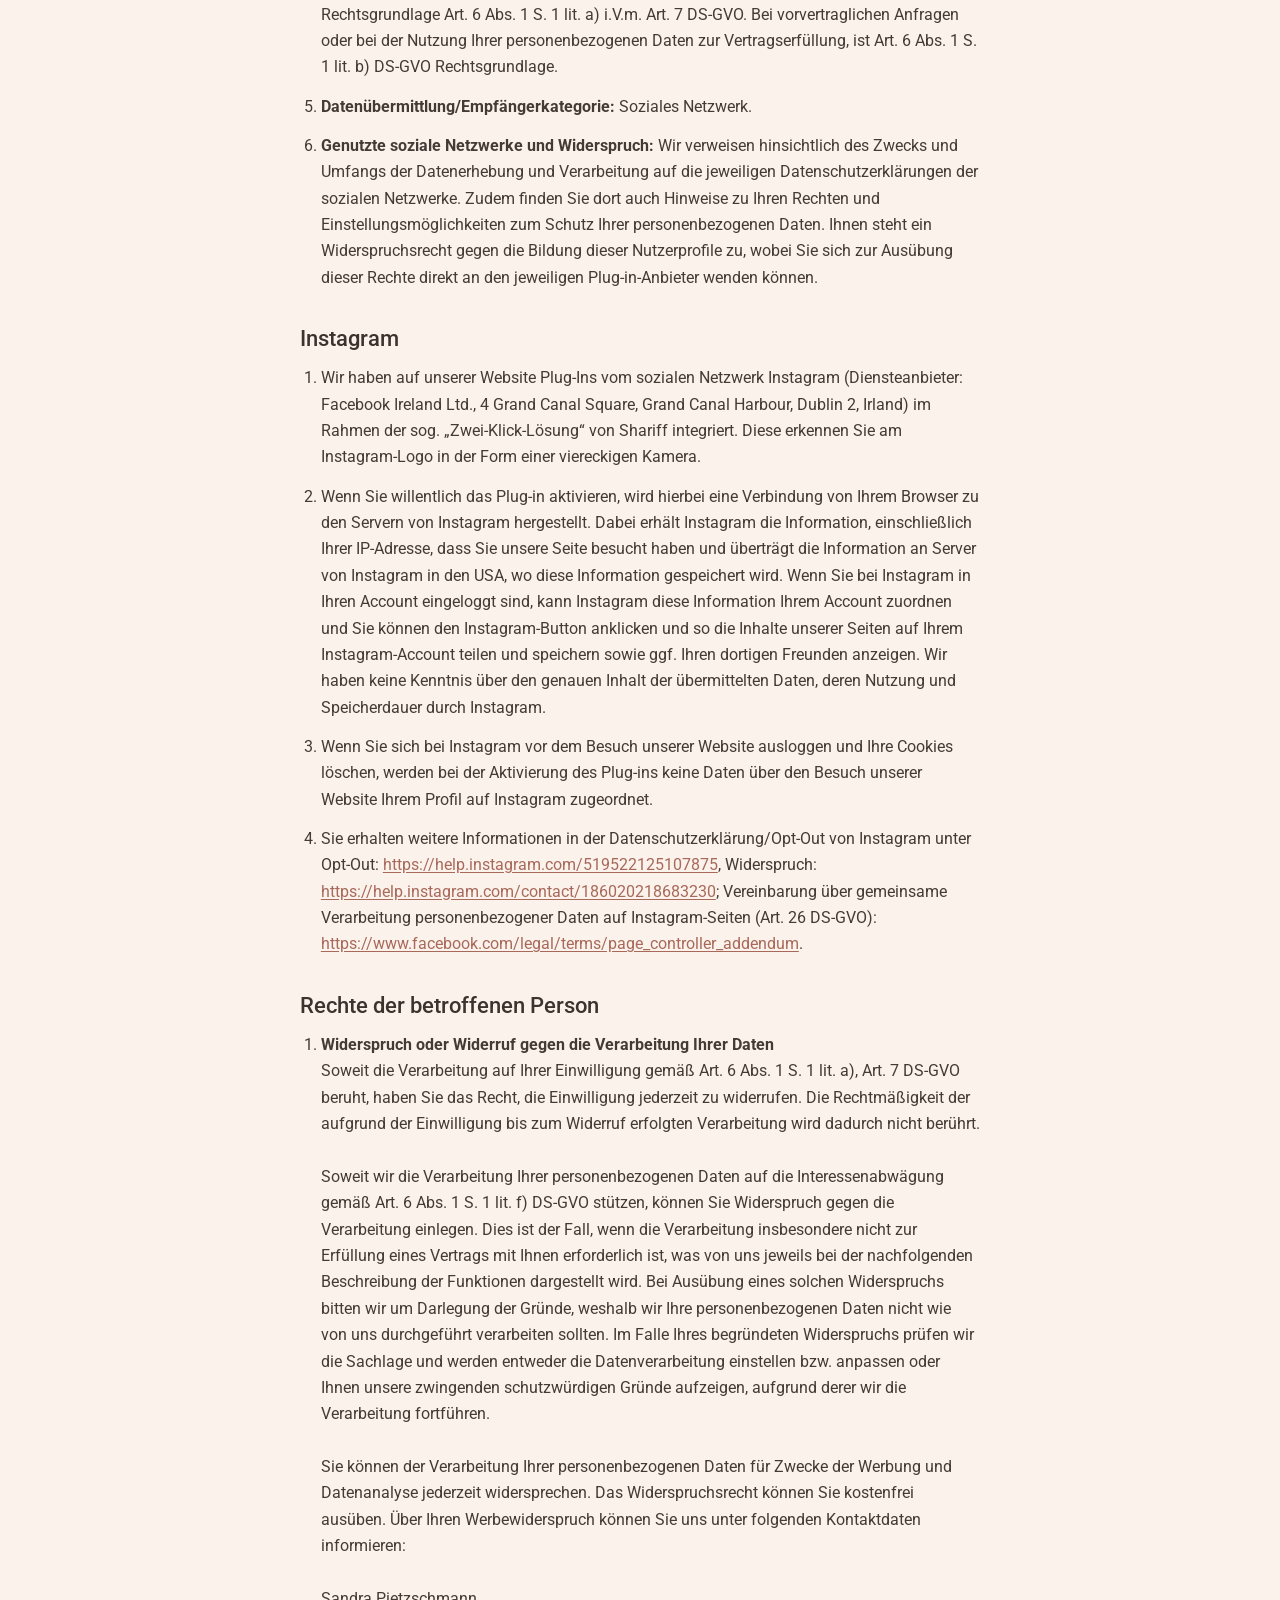
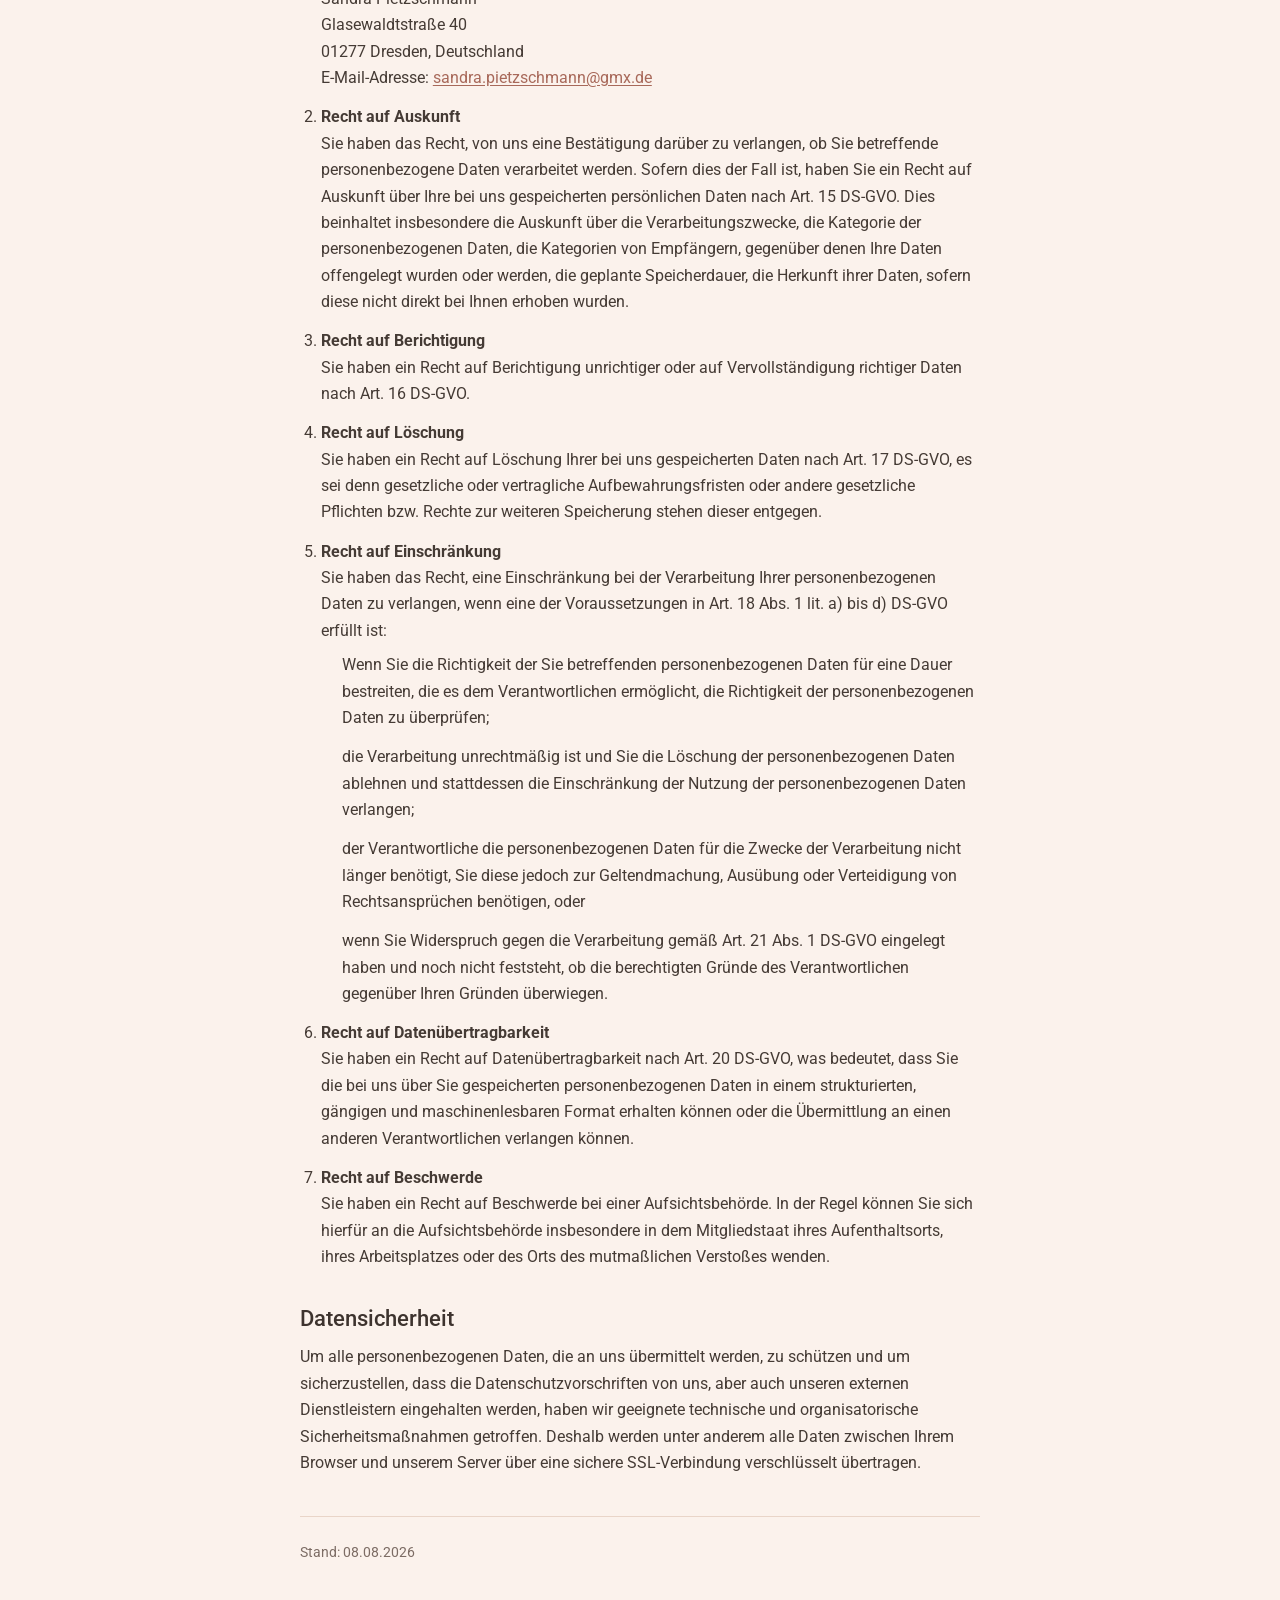
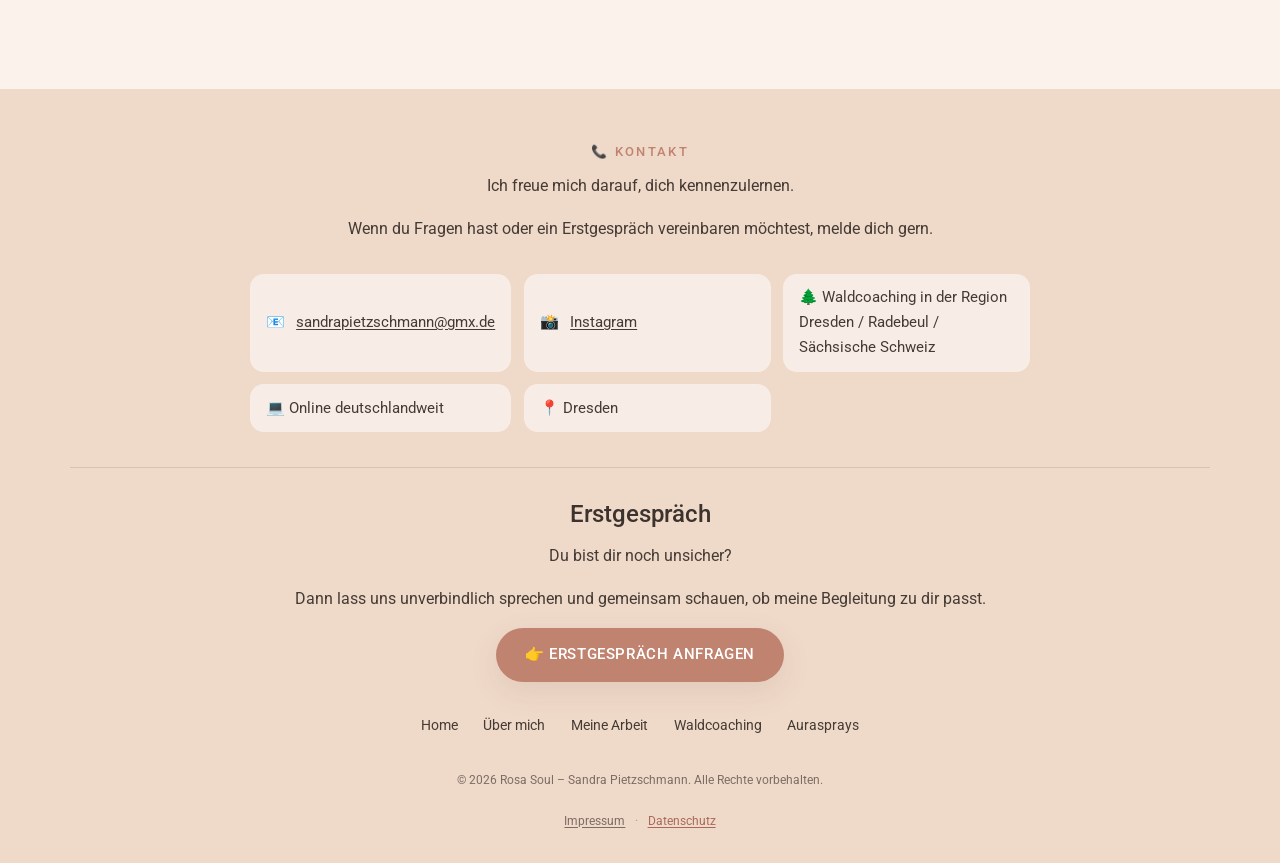
<file: Datenschutz.html>
<!DOCTYPE html>
<html lang="de">
<head>
<meta charset="UTF-8">
<meta name="viewport" content="width=device-width, initial-scale=1.0">
<title>Datenschutz | Rosa Soul</title>
<meta name="description" content="Datenschutzerklärung von Rosa Soul – Sandra Pietzschmann.">
<link rel="stylesheet" href="css/style.css">
</head>
<body data-page="datenschutz">

<header class="site-header">
  <div class="header-bg"></div>
  <div class="container">
    <a href="index.html" class="brand">
      <img src="images/logo.jpeg" alt="Rosa Soul Praxis Logo">
      <span>
        <span class="brand-name">Rosa Soul</span>
        <span class="brand-tagline">Für Körper, Geist &amp; Seele</span>
      </span>
    </a>
    <button class="nav-toggle" aria-label="Menü öffnen" aria-expanded="false">
      <span></span><span></span><span></span>
    </button>
    <nav class="main-nav">
      <ul>
        <li><a href="index.html" data-page="home">Home</a></li>
        <li><a href="aboutme.html" data-page="aboutme">Über mich</a></li>
        <li><a href="mywork.html" data-page="mywork">Meine Arbeit</a></li>
        <li><a href="forestcoaching.html" data-page="forestcoaching">Waldcoaching</a></li>
        <li><a href="auraspray.html" data-page="auraspray">Aurasprays</a></li>
      </ul>
    </nav>
  </div>
</header>
<div class="nav-backdrop"></div>

<main>

  <section class="page-hero">
    <div class="container narrow text-center">
      <h1>Datenschutz</h1>
    </div>
  </section>

  <section>
    <div class="container narrow legal-content">

      <p>Wir informieren Sie nachfolgend gemäß den gesetzlichen Vorgaben des Datenschutzrechts (insb. gemäß BDSG n.F. und der europäischen Datenschutz-Grundverordnung „DS-GVO“) über die Art, den Umfang und Zweck der Verarbeitung personenbezogener Daten durch unser Unternehmen. Diese Datenschutzerklärung gilt auch für unsere Websites und Sozial-Media-Profile. Bezüglich der Definition von Begriffen wie etwa „personenbezogene Daten“ oder „Verarbeitung“ verweisen wir auf Art. 4 DS-GVO.</p>

      <h2>Name und Kontaktdaten des / der Verantwortlichen</h2>
      <p>Unser/e Verantwortliche/r (nachfolgend „Verantwortlicher“) i.S.d. Art. 4 Zif. 7 DS-GVO ist:</p>
      <p>Sandra Pietzschmann<br>
      Glasewaldtstraße 40<br>
      01277 Dresden, Deutschland<br>
      E-Mail-Adresse: <a href="mailto:sandra.pietzschmann@gmx.de">sandra.pietzschmann@gmx.de</a></p>

      <h2>Datenarten, Zwecke der Verarbeitung und Kategorien betroffener Personen</h2>
      <p>Nachfolgend informieren wir Sie über Art, Umfang und Zweck der Erhebung, Verarbeitung und Nutzung personenbezogener Daten.</p>

      <h3>1. Arten der Daten, die wir verarbeiten</h3>
      <p>Bestandsdaten (Name, Adresse etc.), Kontaktdaten (Telefonnummer, E-Mail, Fax etc.), Vertragsdaten (Gegenstand des Vertrages, Laufzeit etc.).</p>

      <h3>2. Zwecke der Verarbeitung nach Art. 13 Abs. 1 c) DS-GVO</h3>
      <p>Abwicklung von Verträgen, Erfüllung vertraglicher Verpflichtungen, Erfüllung gesetzlicher Aufbewahrungspflichten, Marketing / Vertrieb / Werbung, Kontaktanfragen abwickeln, Websites mit Funktionen und Inhalten bereitstellen.</p>

      <h3>3. Kategorien der betroffenen Personen nach Art. 13 Abs. 1 e) DS-GVO</h3>
      <p>Kunden, Interessenten.</p>
      <p>Die betroffenen Personen werden zusammenfassend als „Nutzer“ bezeichnet.</p>

      <h2>Rechtsgrundlagen der Verarbeitung personenbezogener Daten</h2>
      <p>Nachfolgend informieren wir Sie über die Rechtsgrundlagen der Verarbeitung personenbezogener Daten:</p>
      <ol>
        <li>Wenn wir Ihre Einwilligung für die Verarbeitung personenbezogenen Daten eingeholt haben, ist Art. 6 Abs. 1 S. 1 lit. a) DS-GVO Rechtsgrundlage.</li>
        <li>Ist die Verarbeitung zur Erfüllung eines Vertrags oder zur Durchführung vorvertraglicher Maßnahmen erforderlich, die auf Ihre Anfrage hin erfolgen, so ist Art. 6 Abs. 1 S. 1 lit. b) DS-GVO Rechtsgrundlage.</li>
        <li>Ist die Verarbeitung zur Erfüllung einer rechtlichen Verpflichtung erforderlich, der wir unterliegen (z.B. gesetzliche Aufbewahrungspflichten), so ist Art. 6 Abs. 1 S. 1 lit. c) DS-GVO Rechtsgrundlage.</li>
        <li>Ist die Verarbeitung erforderlich, um lebenswichtige Interessen der betroffenen Person oder einer anderen natürlichen Person zu schützen, so ist Art. 6 Abs. 1 S. 1 lit. d) DS-GVO Rechtsgrundlage.</li>
        <li>Ist die Verarbeitung zur Wahrung unserer oder der berechtigten Interessen eines Dritten erforderlich und überwiegen diesbezüglich Ihre Interessen oder Grundrechte und Grundfreiheiten nicht, so ist Art. 6 Abs. 1 S. 1 lit. f) DS-GVO Rechtsgrundlage.</li>
      </ol>

      <h2>Weitergabe personenbezogener Daten an Dritte und Auftragsverarbeiter</h2>
      <p>Ohne Ihre Einwilligung geben wir grundsätzlich keine Daten an Dritte weiter. Sollte dies doch der Fall sein, dann erfolgt die Weitergabe auf der Grundlage der zuvor genannten Rechtsgrundlagen z.B. bei der Weitergabe von Daten an Online-Paymentanbieter zur Vertragserfüllung oder aufgrund gerichtlicher Anordnung oder wegen einer gesetzlichen Verpflichtung zur Herausgabe der Daten zum Zwecke der Strafverfolgung, zur Gefahrenabwehr oder zur Durchsetzung der Rechte am geistigen Eigentum.</p>
      <p>Wir setzen zudem Auftragsverarbeiter (externe Dienstleister z.B. zum Webhosting unserer Websites und Datenbanken) zur Verarbeitung Ihrer Daten ein. Wenn im Rahmen einer Vereinbarung zur Auftragsverarbeitung an die Auftragsverarbeiter Daten weitergegeben werden, erfolgt dies immer nach Art. 28 DS-GVO. Wir wählen dabei unsere Auftragsverarbeiter sorgfältig aus, kontrollieren diese regelmäßig und haben uns ein Weisungsrecht hinsichtlich der Daten einräumen lassen. Zudem müssen die Auftragsverarbeiter geeignete technische und organisatorische Maßnahmen getroffen haben und die Datenschutzvorschriften gem. BDSG n.F. und DS-GVO einhalten.</p>

      <h2>Datenübermittlung in Drittstaaten</h2>
      <p>Durch die Verabschiedung der europäischen Datenschutz-Grundverordnung (DS-GVO) wurde eine einheitliche Grundlage für den Datenschutz in Europa geschaffen. Ihre Daten werden daher vorwiegend durch Unternehmen verarbeitet, für die DS-GVO Anwendung findet. Sollte doch die Verarbeitung durch Dienste Dritter außerhalb der Europäischen Union oder des Europäischen Wirtschaftsraums stattfinden, so müssen diese die besonderen Voraussetzungen der Art. 44 ff. DS-GVO erfüllen. Das bedeutet, die Verarbeitung erfolgt aufgrund besonderer Garantien, wie etwa die von der EU-Kommission offiziell anerkannte Feststellung eines der EU entsprechenden Datenschutzniveaus oder der Beachtung offiziell anerkannter spezieller vertraglicher Verpflichtungen, der so genannten „Standardvertragsklauseln“.</p>
      <p>Soweit wir aufgrund der Unwirksamkeit des sog. „Privacy Shields“, nach Art. 49 Abs. 1 S. 1 lit. a) DSGVO die ausdrückliche Einwilligung in die Datenübermittlung in die USA von Ihnen einholen, weisen wir diesbezüglich auf das Risiko eines geheimen Zugriffs durch US-Behörden und die Nutzung der Daten zu Überwachungszwecken, ggf. ohne Rechtsbehelfsmöglichkeiten für EU-Bürger, hin.</p>

      <h2>Löschung von Daten und Speicherdauer</h2>
      <p>Sofern nicht in dieser Datenschutzerklärung ausdrücklich angegeben, werden Ihre personenbezogenen Daten gelöscht oder gesperrt, sobald die zur Verarbeitung erteilte Einwilligung von Ihnen widerrufen wird oder der Zweck für die Speicherung entfällt bzw. die Daten für den Zweck nicht mehr erforderlich sind, es sei denn deren weitere Aufbewahrung ist zu Beweiszwecken erforderlich oder dem stehen gesetzliche Aufbewahrungspflichten entgegen. Darunter fallen etwa handelsrechtliche Aufbewahrungspflichten von Geschäftsbriefen nach § 257 Abs. 1 HGB (6 Jahre) sowie steuerrechtliche Aufbewahrungspflichten nach § 147 Abs. 1 AO von Belegen (10 Jahre). Wenn die vorgeschriebene Aufbewahrungsfrist abläuft, erfolgt eine Sperrung oder Löschung Ihrer Daten, es sei denn die Speicherung ist weiterhin für einen Vertragsabschluss oder zur Vertragserfüllung erforderlich.</p>

      <h2>Bestehen einer automatisierten Entscheidungsfindung</h2>
      <p>Wir setzen keine automatische Entscheidungsfindung oder ein Profiling ein.</p>

      <h2>Bereitstellung unserer Website und Erstellung von Logfiles</h2>
      <ol>
        <li>Wenn Sie unsere Webseite lediglich informatorisch nutzen (also keine Registrierung und auch keine anderweitige Übermittlung von Informationen), erheben wir nur die personenbezogenen Daten, die Ihr Browser an unseren Server übermittelt. Wenn Sie unsere Website betrachten möchten, erheben wir die folgenden Daten:
          <ul class="sub-list">
            <li>IP-Adresse</li>
            <li>Internet-Service-Provider des Nutzers</li>
            <li>Datum und Uhrzeit des Abrufs</li>
            <li>Browsertyp</li>
            <li>Sprache und Browser-Version</li>
            <li>Inhalt des Abrufs</li>
            <li>Zeitzone</li>
            <li>Zugriffsstatus/HTTP-Statuscode</li>
            <li>Datenmenge</li>
            <li>Websites, von denen die Anforderung kommt</li>
            <li>Betriebssystem</li>
          </ul>
          Eine Speicherung dieser Daten zusammen mit anderen personenbezogenen Daten von Ihnen findet nicht statt.
        </li>
        <li>Diese Daten dienen dem Zweck der nutzerfreundlichen, funktionsfähigen und sicheren Auslieferung unserer Website an Sie mit Funktionen und Inhalten sowie deren Optimierung und statistischen Auswertung.</li>
        <li>Rechtsgrundlage hierfür ist unser in den obigen Zwecken auch liegendes berechtigtes Interesse an der Datenverarbeitung nach Art. 6 Abs. 1 S.1 lit. f) DS-GVO.</li>
        <li>Wir speichern aus Sicherheitsgründen diese Daten in Server-Logfiles für die Speicherdauer von 90 Tagen. Nach Ablauf dieser Frist werden diese automatisch gelöscht, es sei denn wir benötigen deren Aufbewahrung zu Beweiszwecken bei Angriffen auf die Serverinfrastruktur oder anderen Rechtsverletzungen.</li>
      </ol>

      <h2>Abwicklung von Verträgen</h2>
      <ol>
        <li>Wir verarbeiten Bestandsdaten (z.B. Unternehmen, Titel/akademischer Grad, Namen und Adressen sowie Kontaktdaten von Nutzern, E-Mail), Vertragsdaten (z.B. in Anspruch genommene Leistungen, Namen von Kontaktpersonen) und Zahlungsdaten (z.B. Bankverbindung, Zahlungshistorie) zwecks Erfüllung unserer vertraglichen Verpflichtungen (Kenntnis, wer Vertragspartner ist; Begründung, inhaltliche Ausgestaltung und Abwicklung des Vertrags; Überprüfung auf Plausibilität der Daten) und Serviceleistungen (z.B. Kontaktaufnahme des Kundenservice) gem. Art. 6 Abs. 1 S. 1 lit b) DS-GVO. Die in Onlineformularen als verpflichtend gekennzeichneten Eingaben, sind für den Vertragsschluss erforderlich.</li>
        <li>Eine Weitergabe dieser Daten an Dritte erfolgt grundsätzlich nicht, außer sie ist zur Verfolgung unserer Ansprüche (z.B. Übergabe an Rechtsanwalt zum Inkasso) oder zur Erfüllung des Vertrags (z.B. Übergabe der Daten an Zahlungsanbieter) erforderlich oder es besteht hierzu eine gesetzliche Verpflichtung gem. Art. 6 Abs. 1 S. 1 lit. c) DS-GVO.</li>
        <li>Wir können die von Ihnen angegebenen Daten zudem verarbeiten, um Sie über weitere interessante Produkte aus unserem Portfolio zu informieren oder Ihnen E-Mails mit technischen Informationen zukommen lassen.</li>
        <li>Die Daten werden gelöscht, sobald sie für die Erreichung des Zweckes ihrer Erhebung nicht mehr erforderlich sind. Dies ist für die Bestands- und Vertragsdaten dann der Fall, wenn die Daten für die Durchführung des Vertrages nicht mehr erforderlich sind und keine Ansprüche mehr aus dem Vertrag geltend gemacht werden können, weil diese verjährt sind (Gewährleistung: zwei Jahre / Regelverjährung: drei Jahre). Wir sind aufgrund handels- und steuerrechtlicher Vorgaben verpflichtet, Ihre Adress-, Zahlungs- und Bestelldaten für die Dauer von zehn Jahren zu speichern. Allerdings nehmen wir bei Vertragsbeendigung nach drei Jahren eine Einschränkung der Verarbeitung vor, d. h. Ihre Daten werden nur zur Einhaltung der gesetzlichen Verpflichtungen eingesetzt. Angaben im Nutzerkonto verbleiben bis zu dessen Löschung.</li>
      </ol>

      <h2>Kontaktaufnahme per Kontaktformular / E-Mail / Fax / Post</h2>
      <ol>
        <li>Bei der Kontaktaufnahme mit uns per Kontaktformular, Fax, Post oder E-Mail werden Ihre Angaben zum Zwecke der Abwicklung der Kontaktanfrage verarbeitet.</li>
        <li>Rechtsgrundlage für die Verarbeitung der Daten ist bei Vorliegen einer Einwilligung von Ihnen Art. 6 Abs. 1 S. 1 lit. a) DS-GVO. Rechtsgrundlage für die Verarbeitung der Daten, die im Zuge einer Kontaktanfrage oder E-Mail, eines Briefes oder Faxes übermittelt werden, ist Art. 6 Abs. 1 S. 1 lit. f) DS-GVO. Der Verantwortliche hat ein berechtigtes Interesse an der Verarbeitung und Speicherung der Daten, um Anfragen der Nutzer beantworten zu können, zur Beweissicherung aus Haftungsgründen und um ggf. seiner gesetzlichen Aufbewahrungspflichten bei Geschäftsbriefen nachkommen zu können. Zielt der Kontakt auf den Abschluss eines Vertrages ab, so ist zusätzliche Rechtsgrundlage für die Verarbeitung Art. 6 Abs. 1 S. 1 lit. b) DS-GVO.</li>
        <li>Wir können Ihre Angaben und Kontaktanfrage in unserem Customer-Relationship-Management System („CRM System“) oder einem vergleichbaren System speichern.</li>
        <li>Die Daten werden gelöscht, sobald sie für die Erreichung des Zweckes ihrer Erhebung nicht mehr erforderlich sind. Für die personenbezogenen Daten aus der Eingabemaske des Kontaktformulars und diejenigen, die per E-Mail übersandt wurden, ist dies dann der Fall, wenn die jeweilige Konversation mit Ihnen beendet ist. Beendet ist die Konversation dann, wenn sich aus den Umständen entnehmen lässt, dass der betroffene Sachverhalt abschließend geklärt ist. Anfragen von Nutzern, die über einen Account bzw. Vertrag mit uns verfügen, speichern wir bis zum Ablauf von zwei Jahren nach Vertragsbeendigung. Im Fall von gesetzlichen Archivierungspflichten erfolgt die Löschung nach deren Ablauf: Ende handelsrechtlicher (6 Jahre) und steuerrechtlicher (10 Jahre) Aufbewahrungspflicht.</li>
        <li>Sie haben jederzeit die Möglichkeit, die Einwilligung nach Art. 6 Abs. 1 S. 1 lit. a) DS-GVO zur Verarbeitung der personenbezogenen Daten zu widerrufen. Nehmen Sie per E-Mail Kontakt mit uns auf, so können Sie der Speicherung der personenbezogenen Daten jederzeit widersprechen.</li>
      </ol>

      <h2>Präsenz in sozialen Medien</h2>
      <ol>
        <li>Wir unterhalten in sozialen Medien Profile bzw. Fanpages. Bei der Nutzung und dem Aufruf unseres Profils im jeweiligen Netzwerk durch Sie gelten die jeweiligen Datenschutzhinweise und Nutzungsbedingungen des jeweiligen Netzwerks.</li>
        <li><strong>Datenkategorien und Beschreibung der Datenverarbeitung:</strong> Nutzungsdaten, Kontaktdaten, Inhaltsdaten, Bestandsdaten. Ferner werden die Daten der Nutzer innerhalb sozialer Netzwerke im Regelfall für Marktforschungs- und Werbezwecke verarbeitet. So können z.B. anhand des Nutzungsverhaltens und sich daraus ergebender Interessen der Nutzer Nutzungsprofile erstellt werden. Die Nutzungsprofile können wiederum verwendet werden, um z.B. Werbeanzeigen innerhalb und außerhalb der Netzwerke zu schalten, die mutmaßlich den Interessen der Nutzer entsprechen. Zu diesen Zwecken werden im Regelfall Cookies auf den Rechnern der Nutzer gespeichert, in denen das Nutzungsverhalten und die Interessen der Nutzer gespeichert werden. Ferner können in den Nutzungsprofilen auch Daten unabhängig der von den Nutzern verwendeten Geräte gespeichert werden (insbesondere, wenn die Nutzer Mitglieder der jeweiligen Plattformen sind und bei diesen eingeloggt sind). Für eine detaillierte Darstellung der jeweiligen Verarbeitungsformen und der Widerspruchsmöglichkeiten (Opt-Out) verweisen wir auf die Datenschutzerklärungen und Angaben der Betreiber der jeweiligen Netzwerke. Auch im Fall von Auskunftsanfragen und der Geltendmachung von Betroffenenrechten weisen wir darauf hin, dass diese am effektivsten bei den Anbietern geltend gemacht werden können. Nur die Anbieter haben jeweils Zugriff auf die Daten der Nutzer und können direkt entsprechende Maßnahmen ergreifen und Auskünfte geben. Sollten Sie dennoch Hilfe benötigen, dann können Sie sich an uns wenden.</li>
        <li><strong>Zweck der Verarbeitung:</strong> Kommunikation mit den auf den sozialen Netzwerken angeschlossenen und registrierten Nutzern; Information und Werbung für unsere Produkte, Angebote und Dienstleistungen; Außerdarstellung und Imagepflege; Auswertung und Analyse der Nutzer und Inhalte unserer Präsenzen in den sozialen Medien.</li>
        <li><strong>Rechtsgrundlagen:</strong> Die Rechtsgrundlage für die Verarbeitung der personenbezogenen Daten ist unser in den obigen Zwecken liegendes berechtigtes Interesse gemäß Art. 6 Abs. 1 S. 1 lit. f) DS-GVO. Soweit Sie uns bzw. dem Verantwortlichen des sozialen Netzwerks eine Einwilligung in die Verarbeitung Ihrer personenbezogenen Daten erteilt haben, ist Rechtsgrundlage Art. 6 Abs. 1 S. 1 lit. a) i.V.m. Art. 7 DS-GVO.</li>
        <li><strong>Datenübermittlung/Empfängerkategorie:</strong> Soziales Netzwerk.</li>
        <li>
          Die Datenschutzhinweise, Auskunftsmöglichkeiten und Widerspruchsmöglichkeiten (Opt-Out) der jeweiligen Netzwerke / Diensteanbieter finden Sie hier:
          <ul class="sub-list">
            <li><strong>Facebook</strong> – Diensteanbieter: Facebook Ireland Ltd., 4 Grand Canal Square, Grand Canal Harbour, Dublin 2, Irland; Website: <a href="https://www.facebook.com/" rel="nofollow noopener" target="_blank">www.facebook.com</a>; Datenschutzerklärung: <a href="https://www.facebook.com/about/privacy/" rel="nofollow noopener" target="_blank">https://www.facebook.com/about/privacy/</a>; Opt-Out: <a href="https://www.facebook.com/settings?tab=ads" rel="nofollow noopener" target="_blank">https://www.facebook.com/settings?tab=ads</a> und <a href="http://www.youronlinechoices.com/" rel="nofollow noopener" target="_blank">www.youronlinechoices.com</a>; Widerspruch: <a href="https://www.facebook.com/help/contact/2061665240770586" rel="nofollow noopener" target="_blank">https://www.facebook.com/help/contact/2061665240770586</a>; Vereinbarung über gemeinsame Verarbeitung personenbezogener Daten auf Facebook-Seiten (Art. 26 DS-GVO): <a href="https://www.facebook.com/legal/terms/page_controller_addendum" rel="nofollow noopener" target="_blank">https://www.facebook.com/legal/terms/page_controller_addendum</a>; Datenschutzhinweise für Facebook-Seiten: <a href="https://www.facebook.com/legal/terms/information_about_page_insights_data" rel="nofollow noopener" target="_blank">https://www.facebook.com/legal/terms/information_about_page_insights_data</a>.</li>
            <li><strong>Instagram</strong> – Diensteanbieter: Facebook Ireland Ltd., 4 Grand Canal Square, Grand Canal Harbour, Dublin 2, Irland – Datenschutzerklärung/Opt-Out: <a href="https://help.instagram.com/519522125107875" rel="nofollow noopener" target="_blank">https://help.instagram.com/519522125107875</a>; Widerspruch: <a href="https://help.instagram.com/contact/186020218683230" rel="nofollow noopener" target="_blank">https://help.instagram.com/contact/186020218683230</a>; Vereinbarung über gemeinsame Verarbeitung personenbezogener Daten auf Instagram-Seiten (Art. 26 DS-GVO): <a href="https://www.facebook.com/legal/terms/page_controller_addendum" rel="nofollow noopener" target="_blank">https://www.facebook.com/legal/terms/page_controller_addendum</a>.</li>
          </ul>
        </li>
      </ol>

      <h2>Social-Media-Plug-ins</h2>
      <ol>
        <li>Wir setzen auf unserer Webseite Social-Media-Plug-ins von sozialen Netzwerken ein. Dabei nutzen wir die sog. „Zwei-Klick-Lösung“-Shariff von c't bzw. heise.de: <a href="https://www.heise.de/ct/artikel/Shariff-Social-Media-Buttons-mit-Datenschutz-2467514.html" rel="nofollow noopener" target="_blank">https://www.heise.de/ct/artikel/Shariff-Social-Media-Buttons-mit-Datenschutz-2467514.html</a>; Dienstanbieter: Heise Medien GmbH &amp; Co. KG, Karl-Wiechert-Allee 10, 30625 Hannover, Deutschland; Datenschutzerklärung: <a href="https://www.heise.de/Datenschutzerklaerung-der-Heise-Medien-GmbH-Co-KG-4860.html" rel="nofollow noopener" target="_blank">https://www.heise.de/Datenschutzerklaerung-der-Heise-Medien-GmbH-Co-KG-4860.html</a>.</li>
        <li><strong>Datenkategorie und Beschreibung der Datenverarbeitung:</strong> Nutzungsdaten, Inhaltsdaten, Bestandsdaten. Beim Abruf unserer Website werden durch „Shariff“ <strong>keine personenbezogenen</strong> Daten an die Drittanbieter der Social-Plug-ins übermittelt. Neben dem Logo bzw. der Marke des sozialen Netzwerks finden Sie einen Regler, mit dem Sie das Plug-in per Klick aktivieren können. Diese Aktivierung stellt Ihre <strong>Einwilligung</strong> in der Form dar, dass der jeweilige Anbieter des sozialen Netzwerks die Information erhält, dass Sie unsere Website aufgerufen haben und Ihre personenbezogenen Daten an den Anbieter des Plug-ins übermittelt und dort gespeichert werden. Hierbei handelt es sich um sog. Thirdparty Cookies. Bei einigen Anbietern wie Facebook und XING wird nach deren Angaben Ihre IP nach der Erhebung sofort anonymisiert. Die über den Nutzer erhobenen Daten speichert der Plug-in-Anbieter als Nutzungsprofile. <strong>Sie können Ihre Einwilligung jederzeit durch die Deaktivierung des Reglers widerrufen.</strong></li>
        <li><strong>Zweck der Datenverarbeitung:</strong> Verbesserung und Optimierung unserer Website; Steigerung unserer Bekanntheit mittels sozialer Netzwerke; Möglichkeit der Interaktion mit Ihnen und der Nutzer untereinander über soziale Netzwerke; Werbung, Analyse und/oder bedarfsgerechten Gestaltung der Website.</li>
        <li><strong>Rechtsgrundlagen:</strong> Die Rechtsgrundlage für die Verarbeitung der personenbezogenen Daten ist unser in den obigen Zwecken liegendes berechtigtes Interesse gemäß Art. 6 Abs. 1 S. 1 lit. f) DS-GVO. Soweit Sie uns bzw. dem Verantwortlichen des sozialen Netzwerks eine Einwilligung in die Verarbeitung Ihrer personenbezogenen Daten erteilt haben, ist Rechtsgrundlage Art. 6 Abs. 1 S. 1 lit. a) i.V.m. Art. 7 DS-GVO. Bei vorvertraglichen Anfragen oder bei der Nutzung Ihrer personenbezogenen Daten zur Vertragserfüllung, ist Art. 6 Abs. 1 S. 1 lit. b) DS-GVO Rechtsgrundlage.</li>
        <li><strong>Datenübermittlung/Empfängerkategorie:</strong> Soziales Netzwerk.</li>
        <li><strong>Genutzte soziale Netzwerke und Widerspruch:</strong> Wir verweisen hinsichtlich des Zwecks und Umfangs der Datenerhebung und Verarbeitung auf die jeweiligen Datenschutzerklärungen der sozialen Netzwerke. Zudem finden Sie dort auch Hinweise zu Ihren Rechten und Einstellungsmöglichkeiten zum Schutz Ihrer personenbezogenen Daten. Ihnen steht ein Widerspruchsrecht gegen die Bildung dieser Nutzerprofile zu, wobei Sie sich zur Ausübung dieser Rechte direkt an den jeweiligen Plug-in-Anbieter wenden können.</li>
      </ol>

      <h2>Instagram</h2>
      <ol>
        <li>Wir haben auf unserer Website Plug-Ins vom sozialen Netzwerk Instagram (Diensteanbieter: Facebook Ireland Ltd., 4 Grand Canal Square, Grand Canal Harbour, Dublin 2, Irland) im Rahmen der sog. „Zwei-Klick-Lösung“ von Shariff integriert. Diese erkennen Sie am Instagram-Logo in der Form einer viereckigen Kamera.</li>
        <li>Wenn Sie willentlich das Plug-in aktivieren, wird hierbei eine Verbindung von Ihrem Browser zu den Servern von Instagram hergestellt. Dabei erhält Instagram die Information, einschließlich Ihrer IP-Adresse, dass Sie unsere Seite besucht haben und überträgt die Information an Server von Instagram in den USA, wo diese Information gespeichert wird. Wenn Sie bei Instagram in Ihren Account eingeloggt sind, kann Instagram diese Information Ihrem Account zuordnen und Sie können den Instagram-Button anklicken und so die Inhalte unserer Seiten auf Ihrem Instagram-Account teilen und speichern sowie ggf. Ihren dortigen Freunden anzeigen. Wir haben keine Kenntnis über den genauen Inhalt der übermittelten Daten, deren Nutzung und Speicherdauer durch Instagram.</li>
        <li>Wenn Sie sich bei Instagram vor dem Besuch unserer Website ausloggen und Ihre Cookies löschen, werden bei der Aktivierung des Plug-ins keine Daten über den Besuch unserer Website Ihrem Profil auf Instagram zugeordnet.</li>
        <li>Sie erhalten weitere Informationen in der Datenschutzerklärung/Opt-Out von Instagram unter Opt-Out: <a href="https://help.instagram.com/519522125107875" rel="nofollow noopener" target="_blank">https://help.instagram.com/519522125107875</a>, Widerspruch: <a href="https://help.instagram.com/contact/186020218683230" rel="nofollow noopener" target="_blank">https://help.instagram.com/contact/186020218683230</a>; Vereinbarung über gemeinsame Verarbeitung personenbezogener Daten auf Instagram-Seiten (Art. 26 DS-GVO): <a href="https://www.facebook.com/legal/terms/page_controller_addendum" rel="nofollow noopener" target="_blank">https://www.facebook.com/legal/terms/page_controller_addendum</a>.</li>
      </ol>

      <h2>Rechte der betroffenen Person</h2>
      <ol>
        <li>
          <strong>Widerspruch oder Widerruf gegen die Verarbeitung Ihrer Daten</strong><br>
          Soweit die Verarbeitung auf Ihrer Einwilligung gemäß Art. 6 Abs. 1 S. 1 lit. a), Art. 7 DS-GVO beruht, haben Sie das Recht, die Einwilligung jederzeit zu widerrufen. Die Rechtmäßigkeit der aufgrund der Einwilligung bis zum Widerruf erfolgten Verarbeitung wird dadurch nicht berührt.<br><br>
          Soweit wir die Verarbeitung Ihrer personenbezogenen Daten auf die Interessenabwägung gemäß Art. 6 Abs. 1 S. 1 lit. f) DS-GVO stützen, können Sie Widerspruch gegen die Verarbeitung einlegen. Dies ist der Fall, wenn die Verarbeitung insbesondere nicht zur Erfüllung eines Vertrags mit Ihnen erforderlich ist, was von uns jeweils bei der nachfolgenden Beschreibung der Funktionen dargestellt wird. Bei Ausübung eines solchen Widerspruchs bitten wir um Darlegung der Gründe, weshalb wir Ihre personenbezogenen Daten nicht wie von uns durchgeführt verarbeiten sollten. Im Falle Ihres begründeten Widerspruchs prüfen wir die Sachlage und werden entweder die Datenverarbeitung einstellen bzw. anpassen oder Ihnen unsere zwingenden schutzwürdigen Gründe aufzeigen, aufgrund derer wir die Verarbeitung fortführen.<br><br>
          Sie können der Verarbeitung Ihrer personenbezogenen Daten für Zwecke der Werbung und Datenanalyse jederzeit widersprechen. Das Widerspruchsrecht können Sie kostenfrei ausüben. Über Ihren Werbewiderspruch können Sie uns unter folgenden Kontaktdaten informieren:<br><br>
          Sandra Pietzschmann<br>
          Glasewaldtstraße 40<br>
          01277 Dresden, Deutschland<br>
          E-Mail-Adresse: <a href="mailto:sandra.pietzschmann@gmx.de">sandra.pietzschmann@gmx.de</a>
        </li>
        <li>
          <strong>Recht auf Auskunft</strong><br>
          Sie haben das Recht, von uns eine Bestätigung darüber zu verlangen, ob Sie betreffende personenbezogene Daten verarbeitet werden. Sofern dies der Fall ist, haben Sie ein Recht auf Auskunft über Ihre bei uns gespeicherten persönlichen Daten nach Art. 15 DS-GVO. Dies beinhaltet insbesondere die Auskunft über die Verarbeitungszwecke, die Kategorie der personenbezogenen Daten, die Kategorien von Empfängern, gegenüber denen Ihre Daten offengelegt wurden oder werden, die geplante Speicherdauer, die Herkunft ihrer Daten, sofern diese nicht direkt bei Ihnen erhoben wurden.
        </li>
        <li>
          <strong>Recht auf Berichtigung</strong><br>
          Sie haben ein Recht auf Berichtigung unrichtiger oder auf Vervollständigung richtiger Daten nach Art. 16 DS-GVO.
        </li>
        <li>
          <strong>Recht auf Löschung</strong><br>
          Sie haben ein Recht auf Löschung Ihrer bei uns gespeicherten Daten nach Art. 17 DS-GVO, es sei denn gesetzliche oder vertragliche Aufbewahrungsfristen oder andere gesetzliche Pflichten bzw. Rechte zur weiteren Speicherung stehen dieser entgegen.
        </li>
        <li>
          <strong>Recht auf Einschränkung</strong><br>
          Sie haben das Recht, eine Einschränkung bei der Verarbeitung Ihrer personenbezogenen Daten zu verlangen, wenn eine der Voraussetzungen in Art. 18 Abs. 1 lit. a) bis d) DS-GVO erfüllt ist:
          <ul class="sub-list">
            <li>Wenn Sie die Richtigkeit der Sie betreffenden personenbezogenen Daten für eine Dauer bestreiten, die es dem Verantwortlichen ermöglicht, die Richtigkeit der personenbezogenen Daten zu überprüfen;</li>
            <li>die Verarbeitung unrechtmäßig ist und Sie die Löschung der personenbezogenen Daten ablehnen und stattdessen die Einschränkung der Nutzung der personenbezogenen Daten verlangen;</li>
            <li>der Verantwortliche die personenbezogenen Daten für die Zwecke der Verarbeitung nicht länger benötigt, Sie diese jedoch zur Geltendmachung, Ausübung oder Verteidigung von Rechtsansprüchen benötigen, oder</li>
            <li>wenn Sie Widerspruch gegen die Verarbeitung gemäß Art. 21 Abs. 1 DS-GVO eingelegt haben und noch nicht feststeht, ob die berechtigten Gründe des Verantwortlichen gegenüber Ihren Gründen überwiegen.</li>
          </ul>
        </li>
        <li>
          <strong>Recht auf Datenübertragbarkeit</strong><br>
          Sie haben ein Recht auf Datenübertragbarkeit nach Art. 20 DS-GVO, was bedeutet, dass Sie die bei uns über Sie gespeicherten personenbezogenen Daten in einem strukturierten, gängigen und maschinenlesbaren Format erhalten können oder die Übermittlung an einen anderen Verantwortlichen verlangen können.
        </li>
        <li>
          <strong>Recht auf Beschwerde</strong><br>
          Sie haben ein Recht auf Beschwerde bei einer Aufsichtsbehörde. In der Regel können Sie sich hierfür an die Aufsichtsbehörde insbesondere in dem Mitgliedstaat ihres Aufenthaltsorts, ihres Arbeitsplatzes oder des Orts des mutmaßlichen Verstoßes wenden.
        </li>
      </ol>

      <h2>Datensicherheit</h2>
      <p>Um alle personenbezogenen Daten, die an uns übermittelt werden, zu schützen und um sicherzustellen, dass die Datenschutzvorschriften von uns, aber auch unseren externen Dienstleistern eingehalten werden, haben wir geeignete technische und organisatorische Sicherheitsmaßnahmen getroffen. Deshalb werden unter anderem alle Daten zwischen Ihrem Browser und unserem Server über eine sichere SSL-Verbindung verschlüsselt übertragen.</p>

      <p class="meta">Stand: 08.08.2026</p>

    </div>
  </section>

</main>

<footer class="site-footer" id="kontakt">
  <div class="container">
    <div class="footer-top">
      <span class="eyebrow">📞 Kontakt</span>
      <p>Ich freue mich darauf, dich kennenzulernen.</p>
      <p>Wenn du Fragen hast oder ein Erstgespräch vereinbaren möchtest, melde dich gern.</p>
    </div>
    <ul class="contact-list">
      <li>📧 <a href="mailto:sandrapietzschmann@gmx.de">sandrapietzschmann@gmx.de</a></li>
      <li>📸 <a href="https://www.instagram.com/rosa.soul.praxis" target="_blank" rel="noopener">Instagram</a></li>
      <li>🌲 Waldcoaching in der Region Dresden / Radebeul / Sächsische Schweiz</li>
      <li>💻 Online deutschlandweit</li>
      <li>📍 Dresden</li>
    </ul>
    <div class="footer-cta">
      <h3>Erstgespräch</h3>
      <p>Du bist dir noch unsicher?</p>
      <p>Dann lass uns unverbindlich sprechen und gemeinsam schauen, ob meine Begleitung zu dir passt.</p>
      <a href="#" class="btn"><!-- TODO: mailto: oder Kontaktformular verlinken -->👉 Erstgespräch anfragen</a>
    </div>
    <nav class="footer-nav" aria-label="Footer Navigation">
      <a href="index.html" data-page="home">Home</a>
      <a href="aboutme.html" data-page="aboutme">Über mich</a>
      <a href="mywork.html" data-page="mywork">Meine Arbeit</a>
      <a href="forestcoaching.html" data-page="forestcoaching">Waldcoaching</a>
      <a href="auraspray.html" data-page="auraspray">Aurasprays</a>
    </nav>
    <div class="footer-bottom">
      <p>&copy; 2026 Rosa Soul – Sandra Pietzschmann. Alle Rechte vorbehalten.</p>
      <nav class="legal-nav" aria-label="Rechtliches">
        <a href="Impressum.html" data-page="impressum">Impressum</a>
        <span class="sep" aria-hidden="true">·</span>
        <a href="Datenschutz.html" data-page="datenschutz">Datenschutz</a>
      </nav>
    </div>
  </div>
</footer>

<script src="js/main.js"></script>
</body>
</html>
</file>
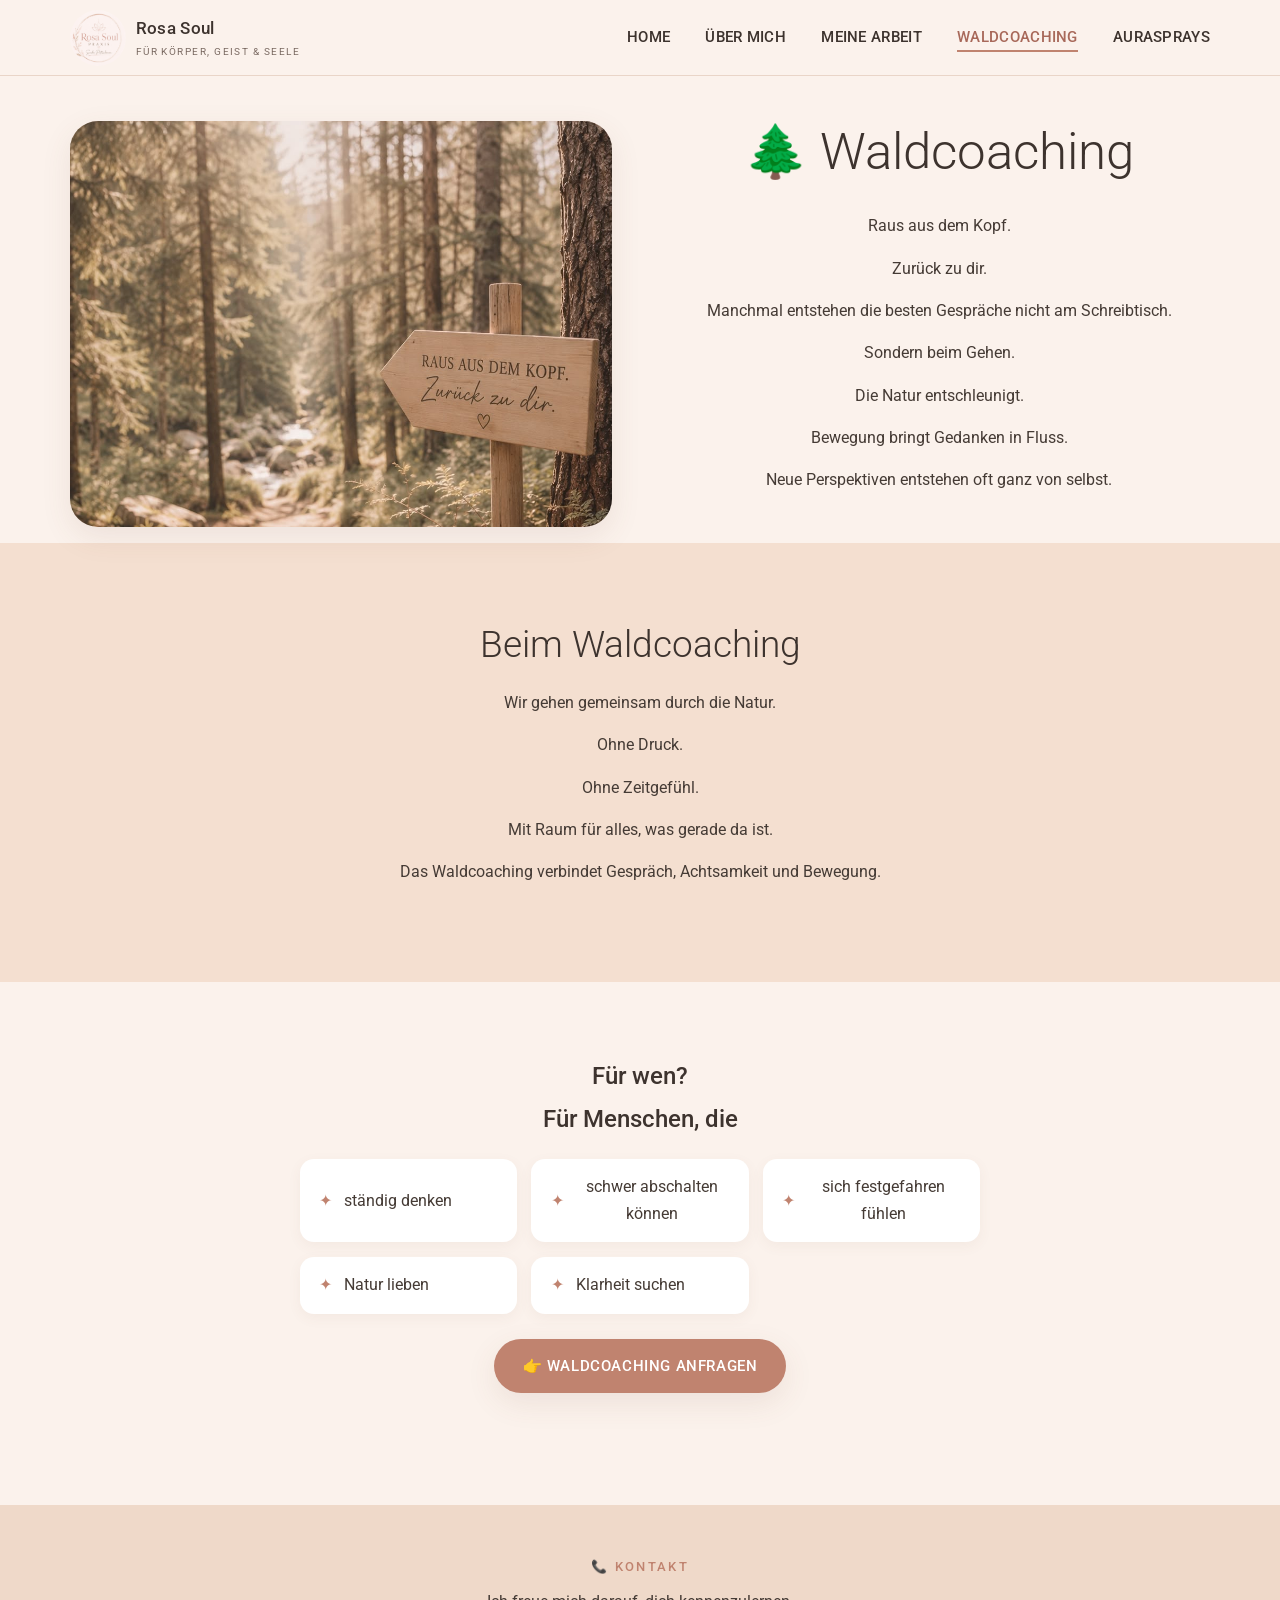
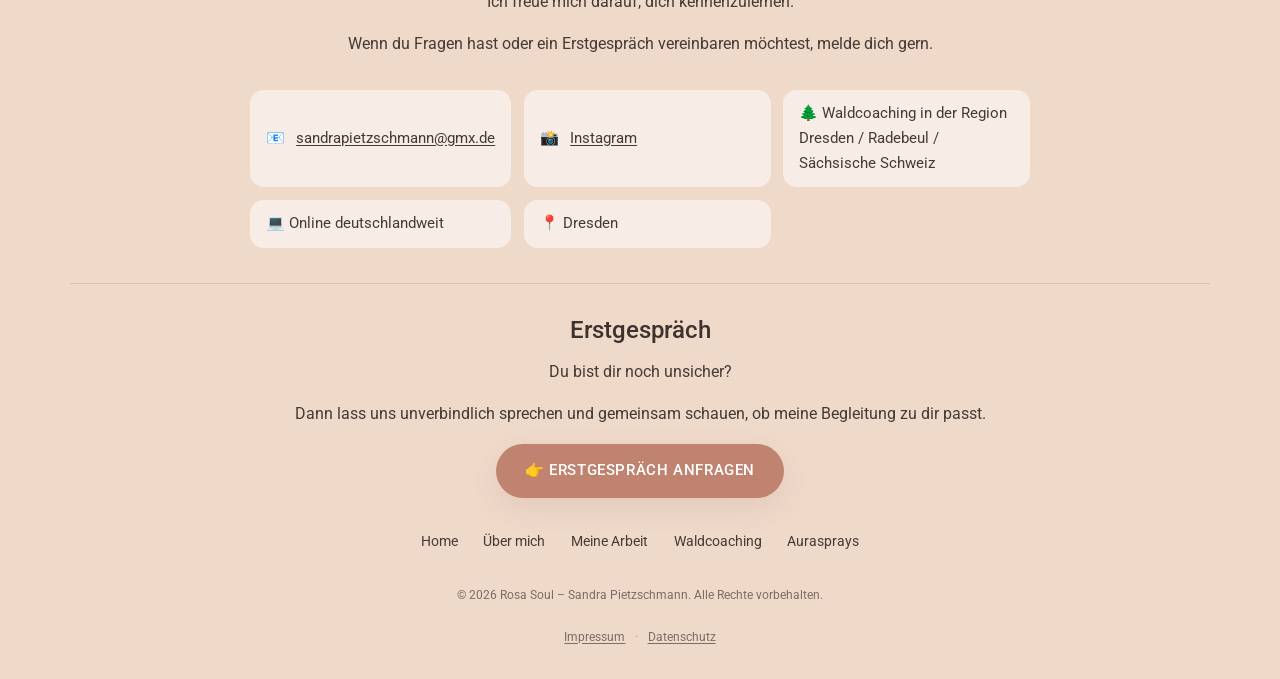
<file: forestcoaching.html>
<!DOCTYPE html>
<html lang="de">
<head>
<meta charset="UTF-8">
<meta name="viewport" content="width=device-width, initial-scale=1.0">
<title>Waldcoaching – Raus aus dem Kopf, zurück zu dir | Rosa Soul</title>
<meta name="description" content="Waldcoaching mit Rosa Soul: Gespräch, Achtsamkeit und Bewegung in der Natur – für mehr Klarheit und neue Perspektiven.">
<link rel="stylesheet" href="css/style.css">
</head>
<body data-page="forestcoaching">

<header class="site-header">
  <div class="header-bg"></div>
  <div class="container">
    <a href="index.html" class="brand">
      <img src="images/logo.jpeg" alt="Rosa Soul Praxis Logo">
      <span>
        <span class="brand-name">Rosa Soul</span>
        <span class="brand-tagline">Für Körper, Geist &amp; Seele</span>
      </span>
    </a>
    <button class="nav-toggle" aria-label="Menü öffnen" aria-expanded="false">
      <span></span><span></span><span></span>
    </button>
    <nav class="main-nav">
      <ul>
        <li><a href="index.html" data-page="home">Home</a></li>
        <li><a href="aboutme.html" data-page="aboutme">Über mich</a></li>
        <li><a href="mywork.html" data-page="mywork">Meine Arbeit</a></li>
        <li><a href="forestcoaching.html" data-page="forestcoaching">Waldcoaching</a></li>
        <li><a href="auraspray.html" data-page="auraspray">Aurasprays</a></li>
      </ul>
    </nav>
  </div>
</header>
<div class="nav-backdrop"></div>

<main>

  <section class="page-hero">
    <div class="container">
      <div class="two-col">
        <div class="col-image">
          <video autoplay muted loop playsinline poster="images/forest.jpeg" aria-label="Video: Wegweiser im Wald – Raus aus dem Kopf, zurück zu dir">
            <source src="videos/forest.mp4" type="video/mp4">
          </video>
        </div>
        <div class="col-text">
          <h1>🌲 Waldcoaching</h1>
          <p>Raus aus dem Kopf.</p>
          <p>Zurück zu dir.</p>
          <p>Manchmal entstehen die besten Gespräche nicht am Schreibtisch.</p>
          <p>Sondern beim Gehen.</p>
          <p>Die Natur entschleunigt.</p>
          <p>Bewegung bringt Gedanken in Fluss.</p>
          <p>Neue Perspektiven entstehen oft ganz von selbst.</p>
        </div>
      </div>
    </div>
  </section>

  <section class="section-alt">
    <div class="container narrow text-center">
      <h2>Beim Waldcoaching</h2>
      <p>Wir gehen gemeinsam durch die Natur.</p>
      <p>Ohne Druck.</p>
      <p>Ohne Zeitgefühl.</p>
      <p>Mit Raum für alles, was gerade da ist.</p>
      <p>Das Waldcoaching verbindet Gespräch, Achtsamkeit und Bewegung.</p>
    </div>
  </section>

  <section>
    <div class="container narrow text-center">
      <h3>Für wen?</h3>
      <h3>Für Menschen, die</h3>
      <ul class="feature-list">
        <li>ständig denken</li>
        <li>schwer abschalten können</li>
        <li>sich festgefahren fühlen</li>
        <li>Natur lieben</li>
        <li>Klarheit suchen</li>
      </ul>
      <div class="btn-row" style="justify-content:center;">
        <a href="#kontakt" class="btn">👉 Waldcoaching anfragen</a>
      </div>
    </div>
  </section>

</main>

<footer class="site-footer" id="kontakt">
  <div class="container">
    <div class="footer-top">
      <span class="eyebrow">📞 Kontakt</span>
      <p>Ich freue mich darauf, dich kennenzulernen.</p>
      <p>Wenn du Fragen hast oder ein Erstgespräch vereinbaren möchtest, melde dich gern.</p>
    </div>
    <ul class="contact-list">
      <li>📧 <a href="mailto:sandrapietzschmann@gmx.de">sandrapietzschmann@gmx.de</a></li>
      <li>📸 <a href="https://www.instagram.com/rosa.soul.praxis" target="_blank" rel="noopener">Instagram</a></li>
      <li>🌲 Waldcoaching in der Region Dresden / Radebeul / Sächsische Schweiz</li>
      <li>💻 Online deutschlandweit</li>
      <li>📍 Dresden</li>
    </ul>
    <div class="footer-cta">
      <h3>Erstgespräch</h3>
      <p>Du bist dir noch unsicher?</p>
      <p>Dann lass uns unverbindlich sprechen und gemeinsam schauen, ob meine Begleitung zu dir passt.</p>
      <a href="#" class="btn"><!-- TODO: mailto: oder Kontaktformular verlinken -->👉 Erstgespräch anfragen</a>
    </div>
    <nav class="footer-nav" aria-label="Footer Navigation">
      <a href="index.html" data-page="home">Home</a>
      <a href="aboutme.html" data-page="aboutme">Über mich</a>
      <a href="mywork.html" data-page="mywork">Meine Arbeit</a>
      <a href="forestcoaching.html" data-page="forestcoaching">Waldcoaching</a>
      <a href="auraspray.html" data-page="auraspray">Aurasprays</a>
    </nav>
    <div class="footer-bottom">
      <p>&copy; 2026 Rosa Soul – Sandra Pietzschmann. Alle Rechte vorbehalten.</p>
      <nav class="legal-nav" aria-label="Rechtliches">
        <a href="Impressum.html" data-page="impressum">Impressum</a>
        <span class="sep" aria-hidden="true">·</span>
        <a href="Datenschutz.html" data-page="datenschutz">Datenschutz</a>
      </nav>
    </div>
  </div>
</footer>

<script src="js/main.js"></script>
</body>
</html>
</file>
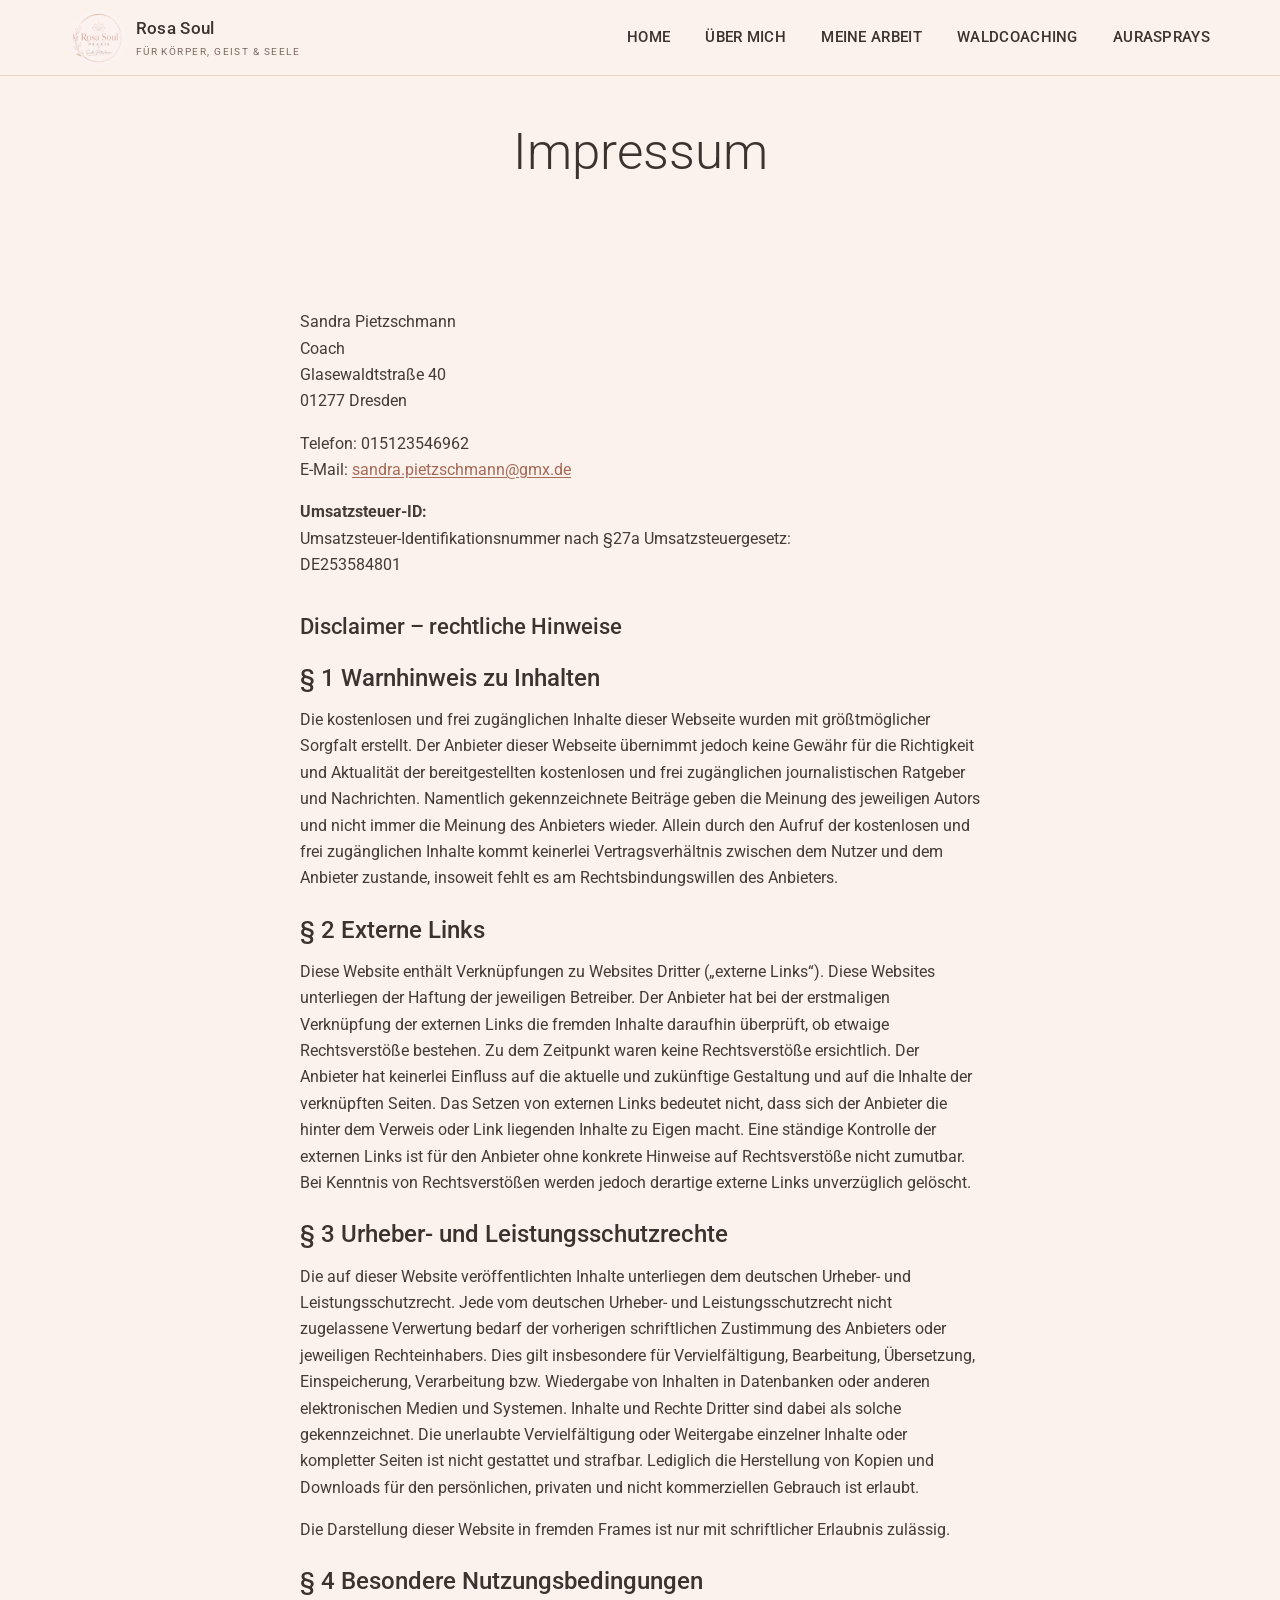
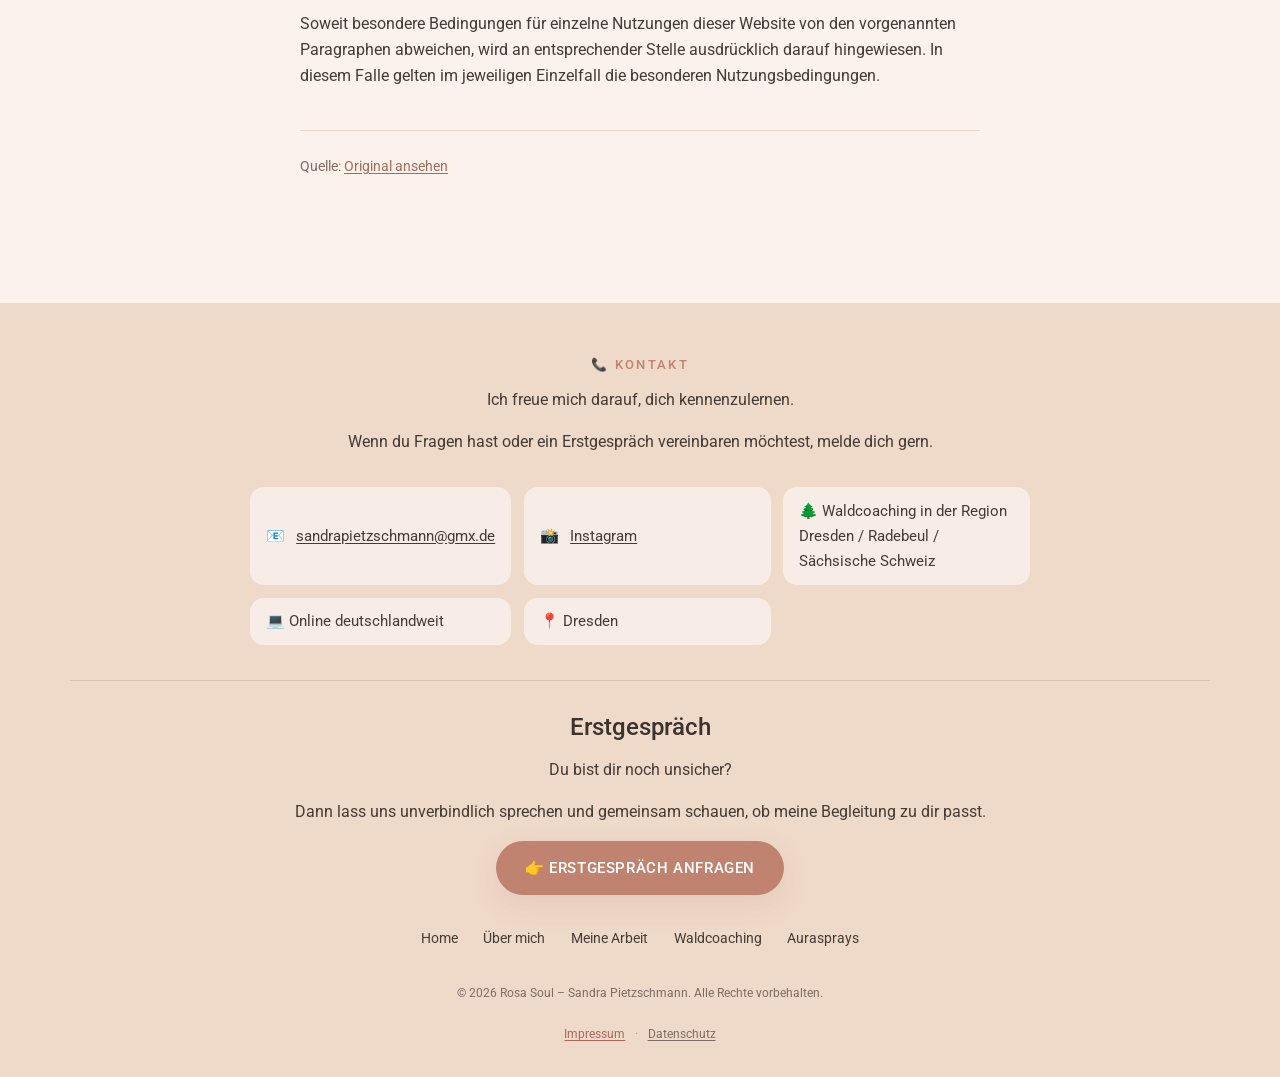
<file: Impressum.html>
<!DOCTYPE html>
<html lang="de">
<head>
<meta charset="UTF-8">
<meta name="viewport" content="width=device-width, initial-scale=1.0">
<title>Impressum | Rosa Soul</title>
<meta name="description" content="Impressum von Rosa Soul – Sandra Pietzschmann.">
<link rel="stylesheet" href="css/style.css">
</head>
<body data-page="impressum">

<header class="site-header">
  <div class="header-bg"></div>
  <div class="container">
    <a href="index.html" class="brand">
      <img src="images/logo.jpeg" alt="Rosa Soul Praxis Logo">
      <span>
        <span class="brand-name">Rosa Soul</span>
        <span class="brand-tagline">Für Körper, Geist &amp; Seele</span>
      </span>
    </a>
    <button class="nav-toggle" aria-label="Menü öffnen" aria-expanded="false">
      <span></span><span></span><span></span>
    </button>
    <nav class="main-nav">
      <ul>
        <li><a href="index.html" data-page="home">Home</a></li>
        <li><a href="aboutme.html" data-page="aboutme">Über mich</a></li>
        <li><a href="mywork.html" data-page="mywork">Meine Arbeit</a></li>
        <li><a href="forestcoaching.html" data-page="forestcoaching">Waldcoaching</a></li>
        <li><a href="auraspray.html" data-page="auraspray">Aurasprays</a></li>
      </ul>
    </nav>
  </div>
</header>
<div class="nav-backdrop"></div>

<main>

  <section class="page-hero">
    <div class="container narrow text-center">
      <h1>Impressum</h1>
    </div>
  </section>

  <section>
    <div class="container narrow legal-content">

      <p>Sandra Pietzschmann<br>
      Coach<br>
      Glasewaldtstraße 40<br>
      01277 Dresden</p>

      <p>Telefon: 015123546962<br>
      E-Mail: <a href="mailto:sandra.pietzschmann@gmx.de">sandra.pietzschmann@gmx.de</a></p>

      <p><strong>Umsatzsteuer-ID:</strong><br>
      Umsatzsteuer-Identifikationsnummer nach §27a Umsatzsteuergesetz:<br>
      DE253584801</p>

      <h2>Disclaimer – rechtliche Hinweise</h2>

      <h3>§ 1 Warnhinweis zu Inhalten</h3>
      <p>Die kostenlosen und frei zugänglichen Inhalte dieser Webseite wurden mit größtmöglicher Sorgfalt erstellt. Der Anbieter dieser Webseite übernimmt jedoch keine Gewähr für die Richtigkeit und Aktualität der bereitgestellten kostenlosen und frei zugänglichen journalistischen Ratgeber und Nachrichten. Namentlich gekennzeichnete Beiträge geben die Meinung des jeweiligen Autors und nicht immer die Meinung des Anbieters wieder. Allein durch den Aufruf der kostenlosen und frei zugänglichen Inhalte kommt keinerlei Vertragsverhältnis zwischen dem Nutzer und dem Anbieter zustande, insoweit fehlt es am Rechtsbindungswillen des Anbieters.</p>

      <h3>§ 2 Externe Links</h3>
      <p>Diese Website enthält Verknüpfungen zu Websites Dritter („externe Links“). Diese Websites unterliegen der Haftung der jeweiligen Betreiber. Der Anbieter hat bei der erstmaligen Verknüpfung der externen Links die fremden Inhalte daraufhin überprüft, ob etwaige Rechtsverstöße bestehen. Zu dem Zeitpunkt waren keine Rechtsverstöße ersichtlich. Der Anbieter hat keinerlei Einfluss auf die aktuelle und zukünftige Gestaltung und auf die Inhalte der verknüpften Seiten. Das Setzen von externen Links bedeutet nicht, dass sich der Anbieter die hinter dem Verweis oder Link liegenden Inhalte zu Eigen macht. Eine ständige Kontrolle der externen Links ist für den Anbieter ohne konkrete Hinweise auf Rechtsverstöße nicht zumutbar. Bei Kenntnis von Rechtsverstößen werden jedoch derartige externe Links unverzüglich gelöscht.</p>

      <h3>§ 3 Urheber- und Leistungsschutzrechte</h3>
      <p>Die auf dieser Website veröffentlichten Inhalte unterliegen dem deutschen Urheber- und Leistungsschutzrecht. Jede vom deutschen Urheber- und Leistungsschutzrecht nicht zugelassene Verwertung bedarf der vorherigen schriftlichen Zustimmung des Anbieters oder jeweiligen Rechteinhabers. Dies gilt insbesondere für Vervielfältigung, Bearbeitung, Übersetzung, Einspeicherung, Verarbeitung bzw. Wiedergabe von Inhalten in Datenbanken oder anderen elektronischen Medien und Systemen. Inhalte und Rechte Dritter sind dabei als solche gekennzeichnet. Die unerlaubte Vervielfältigung oder Weitergabe einzelner Inhalte oder kompletter Seiten ist nicht gestattet und strafbar. Lediglich die Herstellung von Kopien und Downloads für den persönlichen, privaten und nicht kommerziellen Gebrauch ist erlaubt.</p>
      <p>Die Darstellung dieser Website in fremden Frames ist nur mit schriftlicher Erlaubnis zulässig.</p>

      <h3>§ 4 Besondere Nutzungsbedingungen</h3>
      <p>Soweit besondere Bedingungen für einzelne Nutzungen dieser Website von den vorgenannten Paragraphen abweichen, wird an entsprechender Stelle ausdrücklich darauf hingewiesen. In diesem Falle gelten im jeweiligen Einzelfall die besonderen Nutzungsbedingungen.</p>

      <p class="meta">Quelle: <a href="https://www.juraforum.de/impressum-generator/" target="_blank" rel="nofollow noopener">Original ansehen</a></p>

    </div>
  </section>

</main>

<footer class="site-footer" id="kontakt">
  <div class="container">
    <div class="footer-top">
      <span class="eyebrow">📞 Kontakt</span>
      <p>Ich freue mich darauf, dich kennenzulernen.</p>
      <p>Wenn du Fragen hast oder ein Erstgespräch vereinbaren möchtest, melde dich gern.</p>
    </div>
    <ul class="contact-list">
      <li>📧 <a href="mailto:sandrapietzschmann@gmx.de">sandrapietzschmann@gmx.de</a></li>
      <li>📸 <a href="https://www.instagram.com/rosa.soul.praxis" target="_blank" rel="noopener">Instagram</a></li>
      <li>🌲 Waldcoaching in der Region Dresden / Radebeul / Sächsische Schweiz</li>
      <li>💻 Online deutschlandweit</li>
      <li>📍 Dresden</li>
    </ul>
    <div class="footer-cta">
      <h3>Erstgespräch</h3>
      <p>Du bist dir noch unsicher?</p>
      <p>Dann lass uns unverbindlich sprechen und gemeinsam schauen, ob meine Begleitung zu dir passt.</p>
      <a href="#" class="btn"><!-- TODO: mailto: oder Kontaktformular verlinken -->👉 Erstgespräch anfragen</a>
    </div>
    <nav class="footer-nav" aria-label="Footer Navigation">
      <a href="index.html" data-page="home">Home</a>
      <a href="aboutme.html" data-page="aboutme">Über mich</a>
      <a href="mywork.html" data-page="mywork">Meine Arbeit</a>
      <a href="forestcoaching.html" data-page="forestcoaching">Waldcoaching</a>
      <a href="auraspray.html" data-page="auraspray">Aurasprays</a>
    </nav>
    <div class="footer-bottom">
      <p>&copy; 2026 Rosa Soul – Sandra Pietzschmann. Alle Rechte vorbehalten.</p>
      <nav class="legal-nav" aria-label="Rechtliches">
        <a href="Impressum.html" data-page="impressum">Impressum</a>
        <span class="sep" aria-hidden="true">·</span>
        <a href="Datenschutz.html" data-page="datenschutz">Datenschutz</a>
      </nav>
    </div>
  </div>
</footer>

<script src="js/main.js"></script>
</body>
</html>
</file>
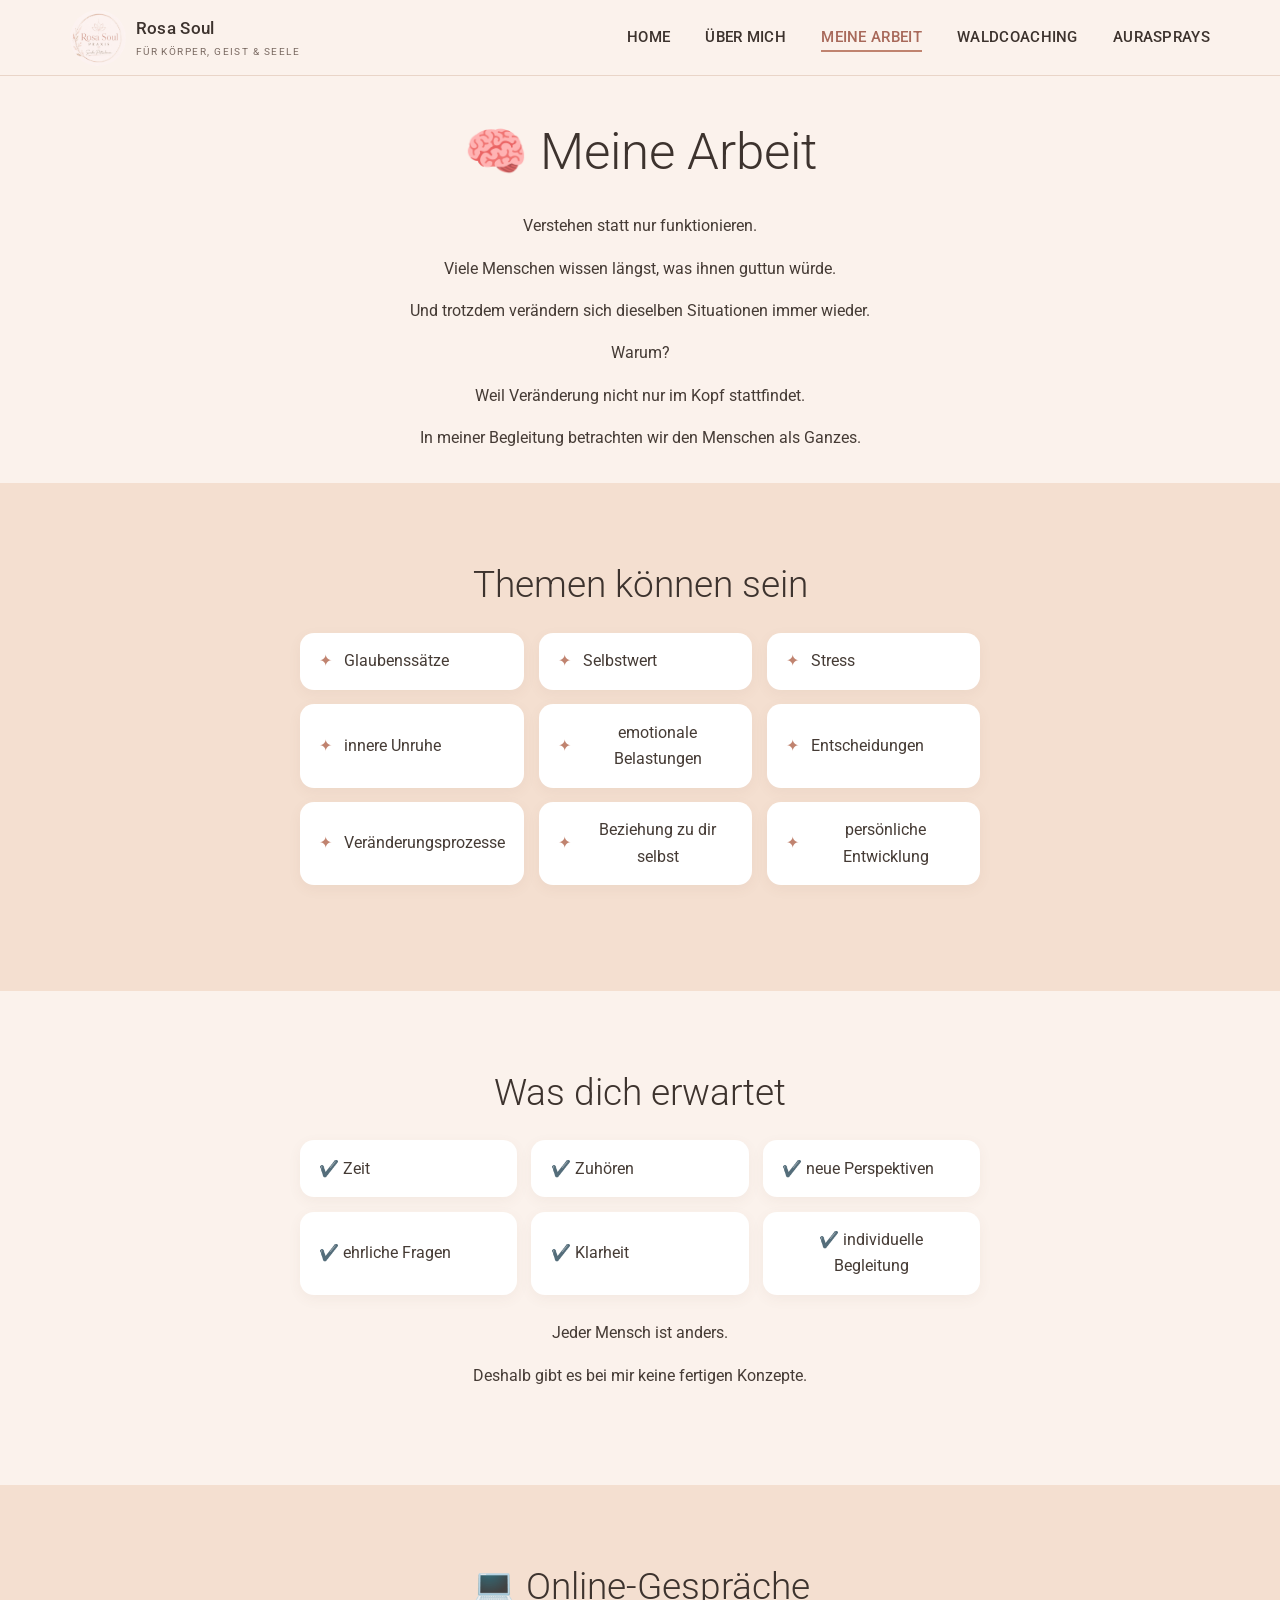
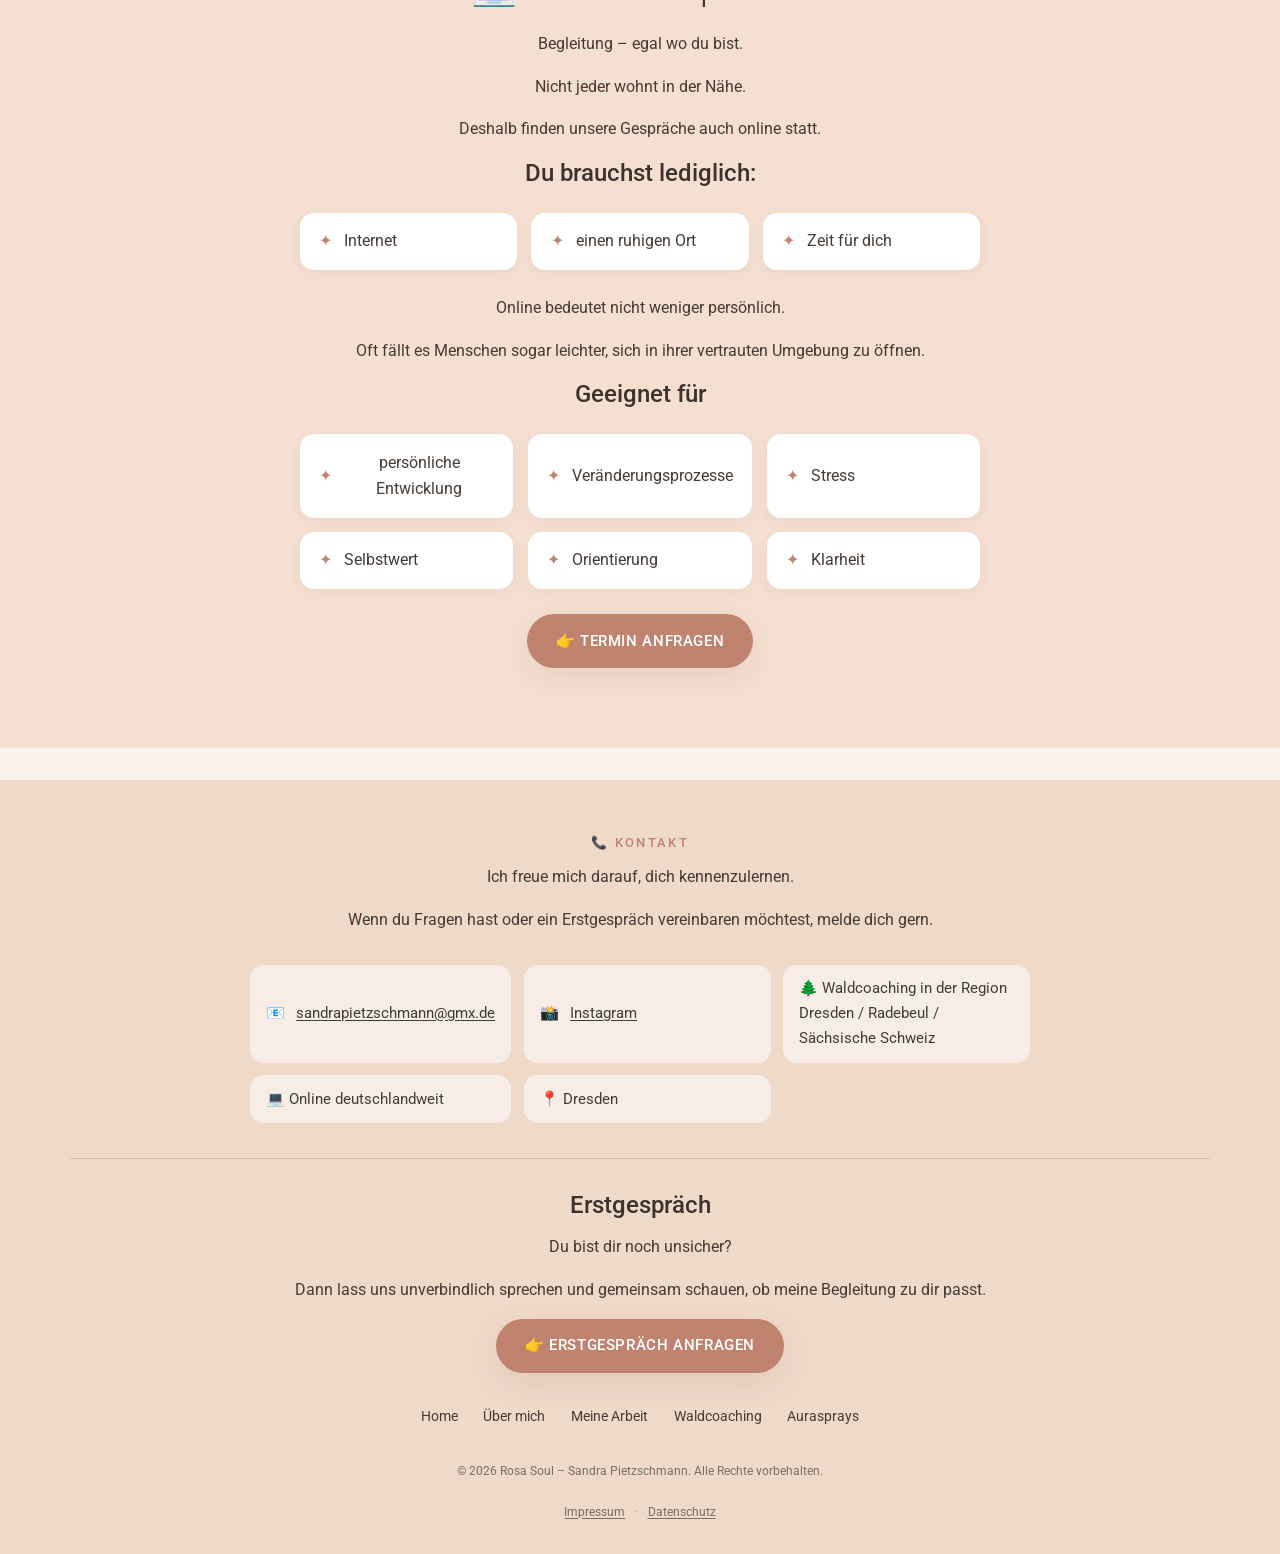
<file: mywork.html>
<!DOCTYPE html>
<html lang="de">
<head>
<meta charset="UTF-8">
<meta name="viewport" content="width=device-width, initial-scale=1.0">
<title>Meine Arbeit – Online-Gespräche &amp; Begleitung | Rosa Soul</title>
<meta name="description" content="Ganzheitliche Begleitung bei Glaubenssätzen, Selbstwert, Stress und Veränderungsprozessen – persönlich oder online, deutschlandweit.">
<link rel="stylesheet" href="css/style.css">
</head>
<body data-page="mywork">

<header class="site-header">
  <div class="header-bg"></div>
  <div class="container">
    <a href="index.html" class="brand">
      <img src="images/logo.jpeg" alt="Rosa Soul Praxis Logo">
      <span>
        <span class="brand-name">Rosa Soul</span>
        <span class="brand-tagline">Für Körper, Geist &amp; Seele</span>
      </span>
    </a>
    <button class="nav-toggle" aria-label="Menü öffnen" aria-expanded="false">
      <span></span><span></span><span></span>
    </button>
    <nav class="main-nav">
      <ul>
        <li><a href="index.html" data-page="home">Home</a></li>
        <li><a href="aboutme.html" data-page="aboutme">Über mich</a></li>
        <li><a href="mywork.html" data-page="mywork">Meine Arbeit</a></li>
        <li><a href="forestcoaching.html" data-page="forestcoaching">Waldcoaching</a></li>
        <li><a href="auraspray.html" data-page="auraspray">Aurasprays</a></li>
      </ul>
    </nav>
  </div>
</header>
<div class="nav-backdrop"></div>

<main>

  <section class="page-hero">
    <div class="container narrow text-center">
      <h1>🧠 Meine Arbeit</h1>
      <p>Verstehen statt nur funktionieren.</p>
      <p>Viele Menschen wissen längst, was ihnen guttun würde.</p>
      <p>Und trotzdem verändern sich dieselben Situationen immer wieder.</p>
      <p>Warum?</p>
      <p>Weil Veränderung nicht nur im Kopf stattfindet.</p>
      <p>In meiner Begleitung betrachten wir den Menschen als Ganzes.</p>
    </div>
  </section>

  <section class="section-alt">
    <div class="container narrow text-center">
      <h2>Themen können sein</h2>
      <ul class="feature-list">
        <li>Glaubenssätze</li>
        <li>Selbstwert</li>
        <li>Stress</li>
        <li>innere Unruhe</li>
        <li>emotionale Belastungen</li>
        <li>Entscheidungen</li>
        <li>Veränderungsprozesse</li>
        <li>Beziehung zu dir selbst</li>
        <li>persönliche Entwicklung</li>
      </ul>
    </div>
  </section>

  <section>
    <div class="container narrow text-center">
      <h2>Was dich erwartet</h2>
      <ul class="feature-list feature-list--plain">
        <li>✔️ Zeit</li>
        <li>✔️ Zuhören</li>
        <li>✔️ neue Perspektiven</li>
        <li>✔️ ehrliche Fragen</li>
        <li>✔️ Klarheit</li>
        <li>✔️ individuelle Begleitung</li>
      </ul>
      <p>Jeder Mensch ist anders.</p>
      <p>Deshalb gibt es bei mir keine fertigen Konzepte.</p>
    </div>
  </section>

  <section class="section-alt" id="online-gespraeche">
    <div class="container narrow text-center">
      <h2>💻 Online-Gespräche</h2>
      <p>Begleitung – egal wo du bist.</p>
      <p>Nicht jeder wohnt in der Nähe.</p>
      <p>Deshalb finden unsere Gespräche auch online statt.</p>

      <h3>Du brauchst lediglich:</h3>
      <ul class="feature-list">
        <li>Internet</li>
        <li>einen ruhigen Ort</li>
        <li>Zeit für dich</li>
      </ul>

      <p>Online bedeutet nicht weniger persönlich.</p>
      <p>Oft fällt es Menschen sogar leichter, sich in ihrer vertrauten Umgebung zu öffnen.</p>

      <h3>Geeignet für</h3>
      <ul class="feature-list">
        <li>persönliche Entwicklung</li>
        <li>Veränderungsprozesse</li>
        <li>Stress</li>
        <li>Selbstwert</li>
        <li>Orientierung</li>
        <li>Klarheit</li>
      </ul>

      <div class="btn-row" style="justify-content:center;">
        <a href="#kontakt" class="btn">👉 Termin anfragen</a>
      </div>
    </div>
  </section>

</main>

<footer class="site-footer" id="kontakt">
  <div class="container">
    <div class="footer-top">
      <span class="eyebrow">📞 Kontakt</span>
      <p>Ich freue mich darauf, dich kennenzulernen.</p>
      <p>Wenn du Fragen hast oder ein Erstgespräch vereinbaren möchtest, melde dich gern.</p>
    </div>
    <ul class="contact-list">
      <li>📧 <a href="mailto:sandrapietzschmann@gmx.de">sandrapietzschmann@gmx.de</a></li>
      <li>📸 <a href="https://www.instagram.com/rosa.soul.praxis" target="_blank" rel="noopener">Instagram</a></li>
      <li>🌲 Waldcoaching in der Region Dresden / Radebeul / Sächsische Schweiz</li>
      <li>💻 Online deutschlandweit</li>
      <li>📍 Dresden</li>
    </ul>
    <div class="footer-cta">
      <h3>Erstgespräch</h3>
      <p>Du bist dir noch unsicher?</p>
      <p>Dann lass uns unverbindlich sprechen und gemeinsam schauen, ob meine Begleitung zu dir passt.</p>
      <a href="#" class="btn"><!-- TODO: mailto: oder Kontaktformular verlinken -->👉 Erstgespräch anfragen</a>
    </div>
    <nav class="footer-nav" aria-label="Footer Navigation">
      <a href="index.html" data-page="home">Home</a>
      <a href="aboutme.html" data-page="aboutme">Über mich</a>
      <a href="mywork.html" data-page="mywork">Meine Arbeit</a>
      <a href="forestcoaching.html" data-page="forestcoaching">Waldcoaching</a>
      <a href="auraspray.html" data-page="auraspray">Aurasprays</a>
    </nav>
    <div class="footer-bottom">
      <p>&copy; 2026 Rosa Soul – Sandra Pietzschmann. Alle Rechte vorbehalten.</p>
      <nav class="legal-nav" aria-label="Rechtliches">
        <a href="Impressum.html" data-page="impressum">Impressum</a>
        <span class="sep" aria-hidden="true">·</span>
        <a href="Datenschutz.html" data-page="datenschutz">Datenschutz</a>
      </nav>
    </div>
  </div>
</footer>

<script src="js/main.js"></script>
</body>
</html>
</file>
<file: css/style.css>
/* ==========================================================================
   Rosa Soul – Sandra Pietzschmann
   Mobile-first Stylesheet
   ========================================================================== */

@import url('https://fonts.googleapis.com/css2?family=Roboto:ital,wght@0,300;0,400;0,500;0,700;1,300;1,400&display=swap');

:root {
  --color-bg: #fbf2ec;
  --color-bg-alt: #f4dfd0;
  --color-surface: #ffffff;
  --color-accent: #c0836f;
  --color-accent-dark: #a8695a;
  --color-accent-light: #e8c3b4;
  --color-text: #453b35;
  --color-text-muted: #7c6c64;
  --color-heading: #3d332e;
  --color-border: #e9d5c8;

  --font-base: 'Roboto', Arial, sans-serif;

  --max-width: 1180px;

  --radius-s: 6px;
  --radius-m: 14px;
  --radius-l: 28px;
  --radius-pill: 999px;

  --shadow-soft: 0 10px 30px rgba(120, 80, 60, 0.1);
  --transition: 0.25s ease;
}

/* ---------- Reset ---------- */
*,
*::before,
*::after {
  box-sizing: border-box;
}

html {
  scroll-behavior: smooth;
  -webkit-text-size-adjust: 100%;
}

body {
  margin: 0;
  font-family: var(--font-base);
  font-weight: 400;
  color: var(--color-text);
  background: var(--color-bg);
  line-height: 1.65;
  overflow-x: hidden;
}

img {
  max-width: 100%;
  display: block;
  height: auto;
}

a {
  color: inherit;
  text-decoration: none;
}

ul {
  list-style: none;
  margin: 0;
  padding: 0;
}

h1, h2, h3, h4 {
  font-family: var(--font-base);
  color: var(--color-heading);
  font-weight: 300;
  line-height: 1.2;
  margin: 0 0 0.6em;
}

h1 { font-size: clamp(2rem, 6vw, 3.2rem); font-weight: 300; }
h2 { font-size: clamp(1.6rem, 4vw, 2.3rem); font-weight: 300; }
h3 { font-size: clamp(1.15rem, 3vw, 1.5rem); font-weight: 500; }

p {
  margin: 0 0 1em;
}

.eyebrow {
  display: block;
  font-size: 0.8rem;
  letter-spacing: 0.18em;
  text-transform: uppercase;
  color: var(--color-accent);
  font-weight: 500;
  margin-bottom: 0.9em;
}

.lead {
  font-style: italic;
  color: var(--color-accent-dark);
  font-weight: 400;
}

.hero-lead {
  font-size: clamp(1.3rem, 3.6vw, 1.9rem);
  font-weight: 300;
  color: var(--color-heading);
}

.eyebrow-heading {
  font-size: 0.8rem;
  letter-spacing: 0.18em;
  text-transform: uppercase;
  color: var(--color-accent);
  font-weight: 500;
}

.cta-lead {
  font-size: clamp(1.3rem, 3.2vw, 1.9rem);
  font-weight: 300;
  color: var(--color-heading);
}

.container {
  width: 100%;
  max-width: var(--max-width);
  margin: 0 auto;
  padding: 0 1.25rem;
}

section {
  padding: 3.2rem 0;
}

.section-alt {
  background: var(--color-bg-alt);
}

.section-alt .divider,
.divider {
  width: 46px;
  height: 2px;
  background: var(--color-accent);
  margin: 0.9rem auto 1.4rem;
  border: none;
}

.text-center { text-align: center; }

.narrow {
  max-width: 720px;
  margin-left: auto;
  margin-right: auto;
}

/* ---------- Buttons ---------- */
.btn {
  display: inline-flex;
  align-items: center;
  gap: 0.5em;
  background: var(--color-accent);
  color: #fff;
  border: none;
  padding: 0.95em 1.9em;
  border-radius: var(--radius-pill);
  font-family: var(--font-base);
  font-size: 0.95rem;
  font-weight: 500;
  letter-spacing: 0.04em;
  text-transform: uppercase;
  cursor: pointer;
  transition: background var(--transition), transform var(--transition), box-shadow var(--transition);
  box-shadow: var(--shadow-soft);
}

.btn:hover,
.btn:focus-visible {
  background: var(--color-accent-dark);
  transform: translateY(-2px);
}

.btn-outline {
  background: transparent;
  color: var(--color-accent-dark);
  border: 1.5px solid var(--color-accent);
  box-shadow: none;
}

.btn-outline:hover {
  background: var(--color-accent);
  color: #fff;
}

.btn-row {
  display: flex;
  flex-wrap: wrap;
  gap: 0.9rem;
  margin-top: 1.4rem;
}

/* ---------- Header / Nav ---------- */
.site-header {
  position: sticky;
  top: 0;
  z-index: 100;
  border-bottom: 1px solid var(--color-border);
}

/*
  The blur/background live on this separate layer (not on .site-header
  itself) because `backdrop-filter` on an ancestor creates a new
  containing block for `position: fixed` descendants — that broke the
  full-viewport mobile nav, which is nested inside the header for the
  desktop inline layout.
*/
.header-bg {
  position: absolute;
  inset: 0;
  z-index: 0;
  background: rgba(251, 242, 236, 0.94);
  backdrop-filter: blur(6px);
}

.site-header .container {
  position: relative;
  z-index: 1;
  display: flex;
  align-items: center;
  justify-content: space-between;
  padding-top: 0.6rem;
  padding-bottom: 0.6rem;
}

.brand {
  display: flex;
  align-items: center;
  gap: 0.6rem;
}

.brand img {
  height: 56px;
  width: 56px;
  object-fit: cover;
  border-radius: 50%;
}

.brand-name {
  font-weight: 500;
  font-size: 1.05rem;
  color: var(--color-heading);
  letter-spacing: 0.02em;
}

.brand-tagline {
  display: block;
  font-size: 0.65rem;
  letter-spacing: 0.14em;
  text-transform: uppercase;
  color: var(--color-text-muted);
}

.nav-toggle {
  display: flex;
  flex-direction: column;
  justify-content: center;
  gap: 5px;
  width: 42px;
  height: 42px;
  border: none;
  background: transparent;
  cursor: pointer;
  padding: 0;
  z-index: 110;
}

.nav-toggle span {
  display: block;
  height: 2px;
  width: 100%;
  background: var(--color-heading);
  border-radius: 2px;
  transition: transform var(--transition), opacity var(--transition);
}

.nav-toggle[aria-expanded="true"] span:nth-child(1) {
  transform: translateY(7px) rotate(45deg);
}
.nav-toggle[aria-expanded="true"] span:nth-child(2) {
  opacity: 0;
}
.nav-toggle[aria-expanded="true"] span:nth-child(3) {
  transform: translateY(-7px) rotate(-45deg);
}

.main-nav {
  position: fixed;
  inset: 0 0 0 30%;
  z-index: 95;
  background: var(--color-bg);
  display: flex;
  flex-direction: column;
  justify-content: flex-start;
  align-items: stretch;
  padding: 7rem 2rem 2rem;
  overflow-y: auto;
  -webkit-overflow-scrolling: touch;
  transform: translateX(100%);
  transition: transform var(--transition);
  box-shadow: -10px 0 40px rgba(80, 50, 40, 0.12);
}

.main-nav.is-open {
  transform: translateX(0);
}

.main-nav ul {
  display: flex;
  flex-direction: column;
  gap: 1.4rem;
}

.main-nav a {
  font-size: 1.3rem;
  font-weight: 400;
  color: var(--color-heading);
  padding-bottom: 4px;
  border-bottom: 2px solid transparent;
}

.main-nav a:hover,
.main-nav a.is-active {
  color: var(--color-accent-dark);
  border-color: var(--color-accent);
}

.nav-backdrop {
  position: fixed;
  inset: 0;
  background: rgba(60, 40, 30, 0.28);
  opacity: 0;
  pointer-events: none;
  transition: opacity var(--transition);
  z-index: 90;
}

.nav-backdrop.is-open {
  opacity: 1;
  pointer-events: auto;
}

body.nav-open {
  overflow: hidden;
}

/* ---------- Hero ---------- */
.hero {
  padding: 2.5rem 0 3rem;
}

.hero .container {
  display: flex;
  flex-direction: column;
  gap: 2.2rem;
}

.hero-media img {
  border-radius: var(--radius-l);
  box-shadow: var(--shadow-soft);
  width: 100%;
  object-fit: cover;
  aspect-ratio: 4 / 5;
}

.hero-content h1 em,
h1 em,
h2 em {
  font-style: italic;
  color: var(--color-accent);
}

/* ---------- Icon cards / offers ---------- */
.card-grid {
  display: grid;
  grid-template-columns: 1fr;
  gap: 1.6rem;
  margin-top: 2.2rem;
}

.card {
  background: var(--color-surface);
  border-radius: var(--radius-m);
  padding: 1.8rem 1.5rem;
  text-align: center;
  box-shadow: var(--shadow-soft);
}

.card .icon-circle {
  width: 68px;
  height: 68px;
  border-radius: 50%;
  background: var(--color-bg-alt);
  display: flex;
  align-items: center;
  justify-content: center;
  font-size: 1.7rem;
  margin: 0 auto 1rem;
}

.card h3 {
  margin-bottom: 0.5rem;
}

.card p {
  color: var(--color-text-muted);
  font-size: 0.95rem;
  margin-bottom: 1.1rem;
}

/* ---------- Feature list (checklist style) ---------- */
.feature-list {
  display: grid;
  grid-template-columns: 1fr;
  gap: 0.9rem;
  margin: 1.6rem 0;
}

.feature-list li {
  background: var(--color-surface);
  border-radius: var(--radius-m);
  padding: 0.95rem 1.2rem;
  display: flex;
  align-items: center;
  gap: 0.75rem;
  box-shadow: 0 4px 14px rgba(120, 80, 60, 0.06);
}

.feature-list li::before {
  content: '\2726';
  color: var(--color-accent);
  flex-shrink: 0;
}

.section-alt .feature-list li {
  background: var(--color-surface);
}

.feature-list--plain li::before {
  content: '';
  display: none;
}

.note {
  color: var(--color-text-muted);
  font-size: 0.9rem;
  font-style: italic;
}

/* ---------- Collection list (expandable details) ---------- */
.collection-list {
  display: flex;
  flex-direction: column;
  gap: 0.9rem;
  margin: 1.6rem 0;
  text-align: left;
}

.collection-item {
  background: var(--color-surface);
  border-radius: var(--radius-m);
  box-shadow: 0 4px 14px rgba(120, 80, 60, 0.06);
  overflow: hidden;
}

.collection-item summary {
  list-style: none !important;
  cursor: pointer;
  display: flex !important;
  align-items: center;
  justify-content: space-between;
  gap: 0.75rem;
  padding: 0.95rem 1.2rem;
  font-weight: 500;
  color: var(--color-heading);
  transition: background var(--transition);
}

.collection-item summary::-webkit-details-marker {
  display: none;
}

.collection-item summary:hover {
  background: var(--color-bg-alt);
}

.collection-item[open] summary {
  border-bottom: 1px solid var(--color-border);
}

.collection-item-toggle {
  flex-shrink: 0;
}

.collection-item-toggle::before {
  content: '+';
  display: inline-block;
  font-size: 1.3rem;
  line-height: 1;
  color: var(--color-accent);
  transition: transform var(--transition);
}

.collection-item[open] .collection-item-toggle::before {
  transform: rotate(45deg);
}

.collection-item-body {
  padding: 0.2rem 1.2rem 1.2rem;
}

.collection-item-subtitle {
  color: var(--color-accent-dark);
  font-weight: 500;
  font-style: italic;
  margin-bottom: 0.6em;
}

.collection-item-body p:last-child {
  margin-bottom: 0;
}

/* ---------- Generic content section ---------- */
.content-block {
  max-width: 760px;
  margin: 0 auto;
}

.content-block + .content-block {
  margin-top: 2rem;
}

.page-hero {
  padding: 2.8rem 0 1rem;
  text-align: center;
}

.page-hero .divider {
  margin-top: 0.4rem;
}

.image-block {
  margin: 2rem 0;
}

.image-block img {
  border-radius: var(--radius-l);
  box-shadow: var(--shadow-soft);
  width: 100%;
  object-fit: cover;
}

.two-col {
  display: flex;
  flex-direction: column;
  gap: 2rem;
  align-items: center;
}

.two-col .col-image img {
  border-radius: var(--radius-l);
  box-shadow: var(--shadow-soft);
}

/*
  forest.mp4 is filmed in portrait (576x1024). Cropped to a landscape
  box via object-fit so it never towers taller than it is wide on
  desktop, regardless of the source footage's native orientation.
*/
.two-col .col-image video {
  width: 100%;
  aspect-ratio: 4 / 3;
  object-fit: cover;
  object-position: center 26%;
  display: block;
  border-radius: var(--radius-l);
  box-shadow: var(--shadow-soft);
  background: var(--color-bg-alt);
}

/* ---------- CTA banner ---------- */
.cta-banner {
  background: var(--color-accent-light);
  border-radius: var(--radius-l);
  padding: 2.4rem 1.6rem;
  text-align: center;
  margin: 1rem auto 0;
}

.cta-banner h2 {
  margin-bottom: 0.3rem;
}

.cta-banner .btn-row {
  justify-content: center;
}

/* ---------- Footer / Kontakt ---------- */
.site-footer {
  background: #efd9c9;
  padding: 3.2rem 0 2rem;
  margin-top: 2rem;
}

.footer-top {
  text-align: center;
  max-width: 640px;
  margin: 0 auto 2rem;
}

.contact-list {
  display: grid;
  grid-template-columns: 1fr;
  gap: 0.8rem;
  max-width: 480px;
  margin: 0 auto 2.2rem;
}

.contact-list li {
  display: flex;
  align-items: center;
  gap: 0.7rem;
  background: rgba(255, 255, 255, 0.55);
  padding: 0.7rem 1rem;
  border-radius: var(--radius-m);
  font-size: 0.95rem;
}

.contact-list a {
  color: inherit;
  text-decoration: underline;
  text-underline-offset: 2px;
}

.contact-list a:hover {
  color: var(--color-accent-dark);
}

.footer-cta {
  text-align: center;
  border-top: 1px solid rgba(90, 60, 45, 0.15);
  padding-top: 2rem;
}

.footer-nav {
  display: flex;
  flex-wrap: wrap;
  justify-content: center;
  gap: 1rem 1.6rem;
  margin: 2rem 0;
  font-size: 0.9rem;
}

.footer-nav a:hover {
  color: var(--color-accent-dark);
}

.footer-bottom {
  display: flex;
  flex-direction: column;
  align-items: center;
  gap: 0.5rem;
  text-align: center;
  font-size: 0.78rem;
  color: var(--color-text-muted);
  margin-top: 1.6rem;
}

.legal-nav {
  display: flex;
  align-items: center;
  gap: 0.6rem;
}

.legal-nav a {
  color: var(--color-text-muted);
  text-decoration: underline;
  text-underline-offset: 2px;
}

.legal-nav a:hover,
.legal-nav a.is-active {
  color: var(--color-accent-dark);
}

.legal-nav .sep {
  opacity: 0.6;
}

/* ---------- Legal content (Impressum / Datenschutz) ---------- */
.legal-content h2 {
  font-size: 1.35rem;
  font-weight: 500;
  margin-top: 2.2rem;
}

.legal-content h3 {
  margin-top: 1.5rem;
}

.legal-content p {
  margin-bottom: 1em;
}

.legal-content ol,
.legal-content ul {
  margin: 0 0 1.2em 1.3em;
  padding: 0;
}

.legal-content li {
  margin-bottom: 0.8em;
}

.legal-content ul.sub-list {
  margin-top: 0.5em;
  margin-bottom: 0;
}

.legal-content a {
  color: var(--color-accent-dark);
  text-decoration: underline;
  text-underline-offset: 2px;
}

.legal-content a:hover {
  color: var(--color-accent);
}

.legal-content .meta {
  color: var(--color-text-muted);
  font-size: 0.85rem;
  margin-top: 2.5rem;
  padding-top: 1.5rem;
  border-top: 1px solid var(--color-border);
}

/* ==========================================================================
   Tablet
   ========================================================================== */
@media (min-width: 640px) {
  .card-grid {
    grid-template-columns: repeat(2, 1fr);
  }

  .feature-list {
    grid-template-columns: repeat(2, 1fr);
  }

  .contact-list {
    grid-template-columns: repeat(2, 1fr);
    max-width: 620px;
  }
}

/* ==========================================================================
   Desktop
   ========================================================================== */
@media (min-width: 900px) {
  section {
    padding: 5rem 0;
  }

  .nav-toggle {
    display: none;
  }

  .main-nav {
    position: static;
    transform: none;
    background: transparent;
    flex-direction: row;
    padding: 0;
    box-shadow: none;
    inset: auto;
    overflow: visible;
  }

  .main-nav ul {
    flex-direction: row;
    gap: 2.2rem;
  }

  .main-nav a {
    font-size: 0.95rem;
    font-weight: 500;
    letter-spacing: 0.02em;
    text-transform: uppercase;
  }

  .nav-backdrop {
    display: none;
  }

  .hero .container {
    flex-direction: row;
    align-items: center;
  }

  .hero-content,
  .hero-media {
    flex: 1 1 50%;
  }

  .hero-content {
    padding-left: 2rem;
  }

  .card-grid {
    grid-template-columns: repeat(3, 1fr);
  }

  .card-grid.cols-4 {
    grid-template-columns: repeat(4, 1fr);
  }

  .feature-list {
    grid-template-columns: repeat(3, 1fr);
  }

  .two-col {
    flex-direction: row;
    align-items: flex-start;
    gap: 3.5rem;
  }

  .two-col.reverse {
    flex-direction: row-reverse;
  }

  .two-col .col-image,
  .two-col .col-text {
    flex: 1 1 50%;
  }

  .cta-banner {
    padding: 3.2rem 4rem;
  }

  .contact-list {
    grid-template-columns: repeat(3, 1fr);
    max-width: 780px;
  }
}

@media (min-width: 1200px) {
  .hero-content h1 {
    font-size: 3.4rem;
  }
}
</file>
